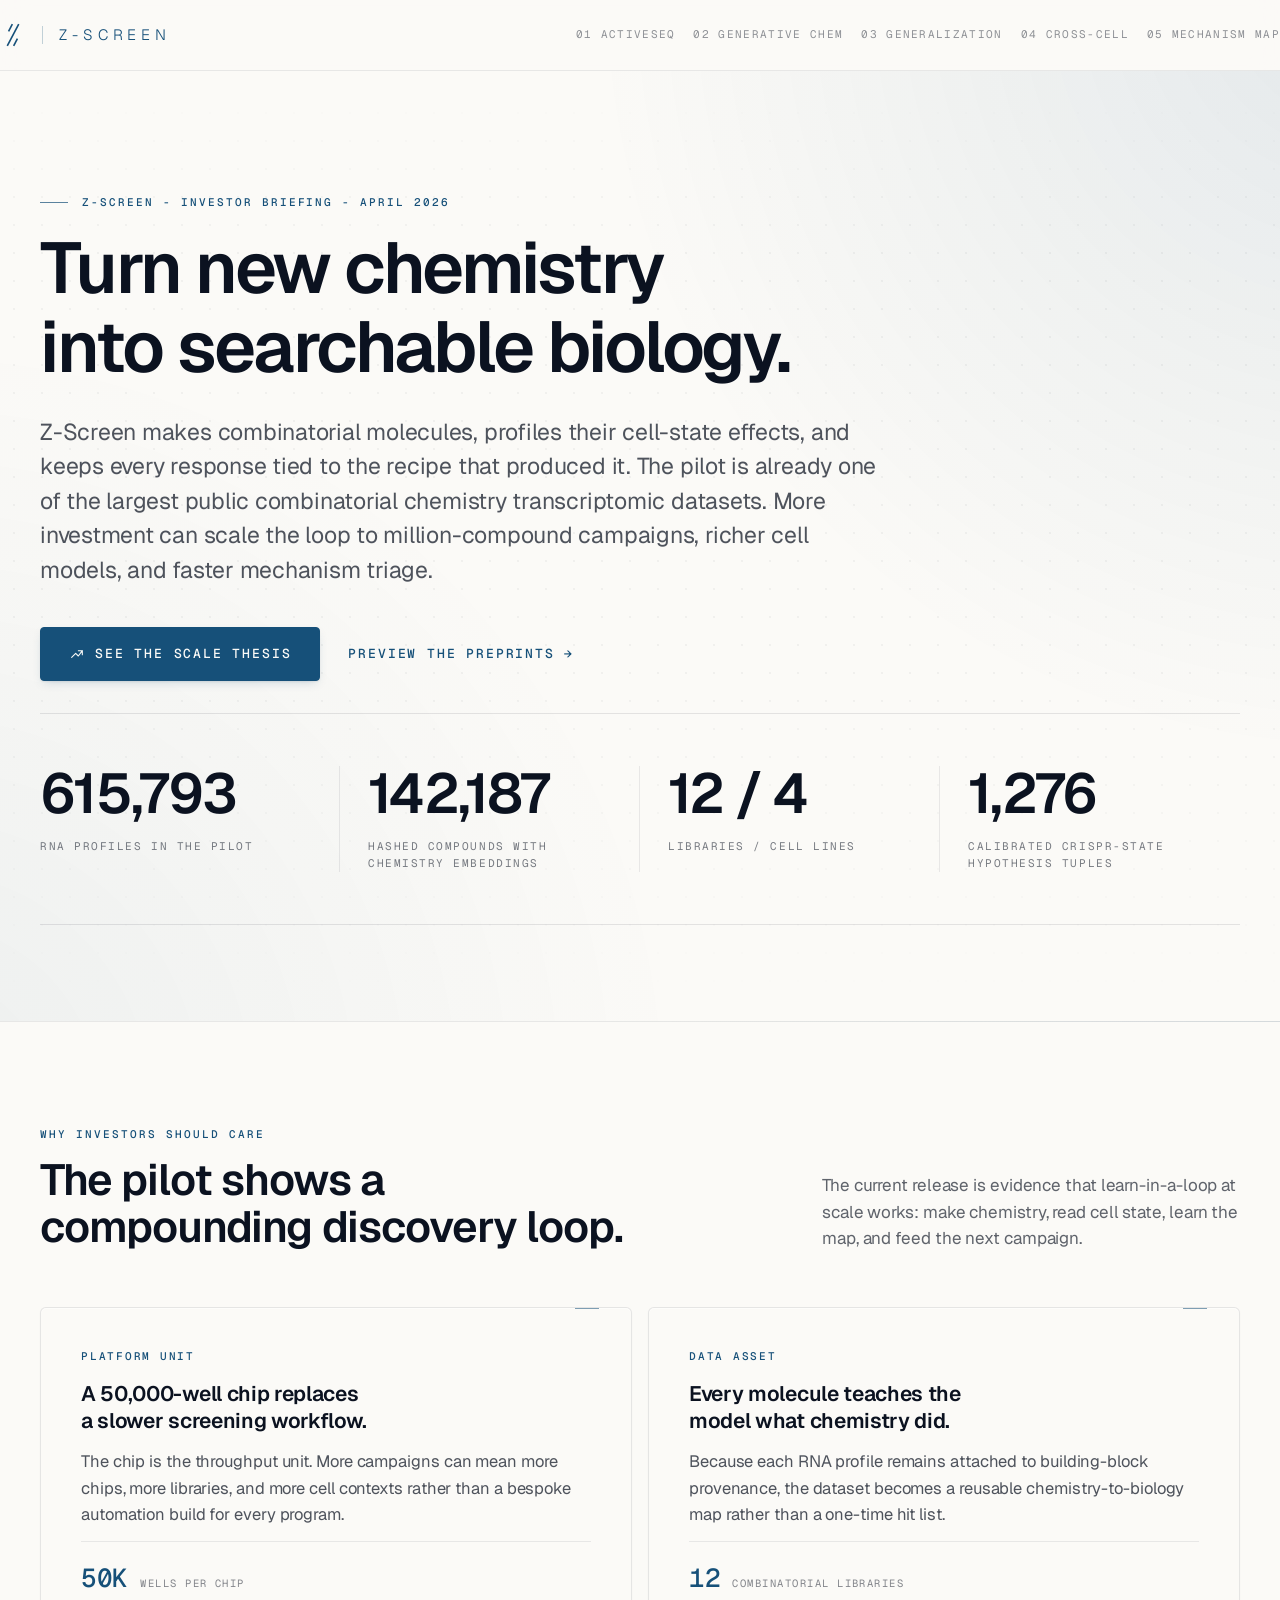
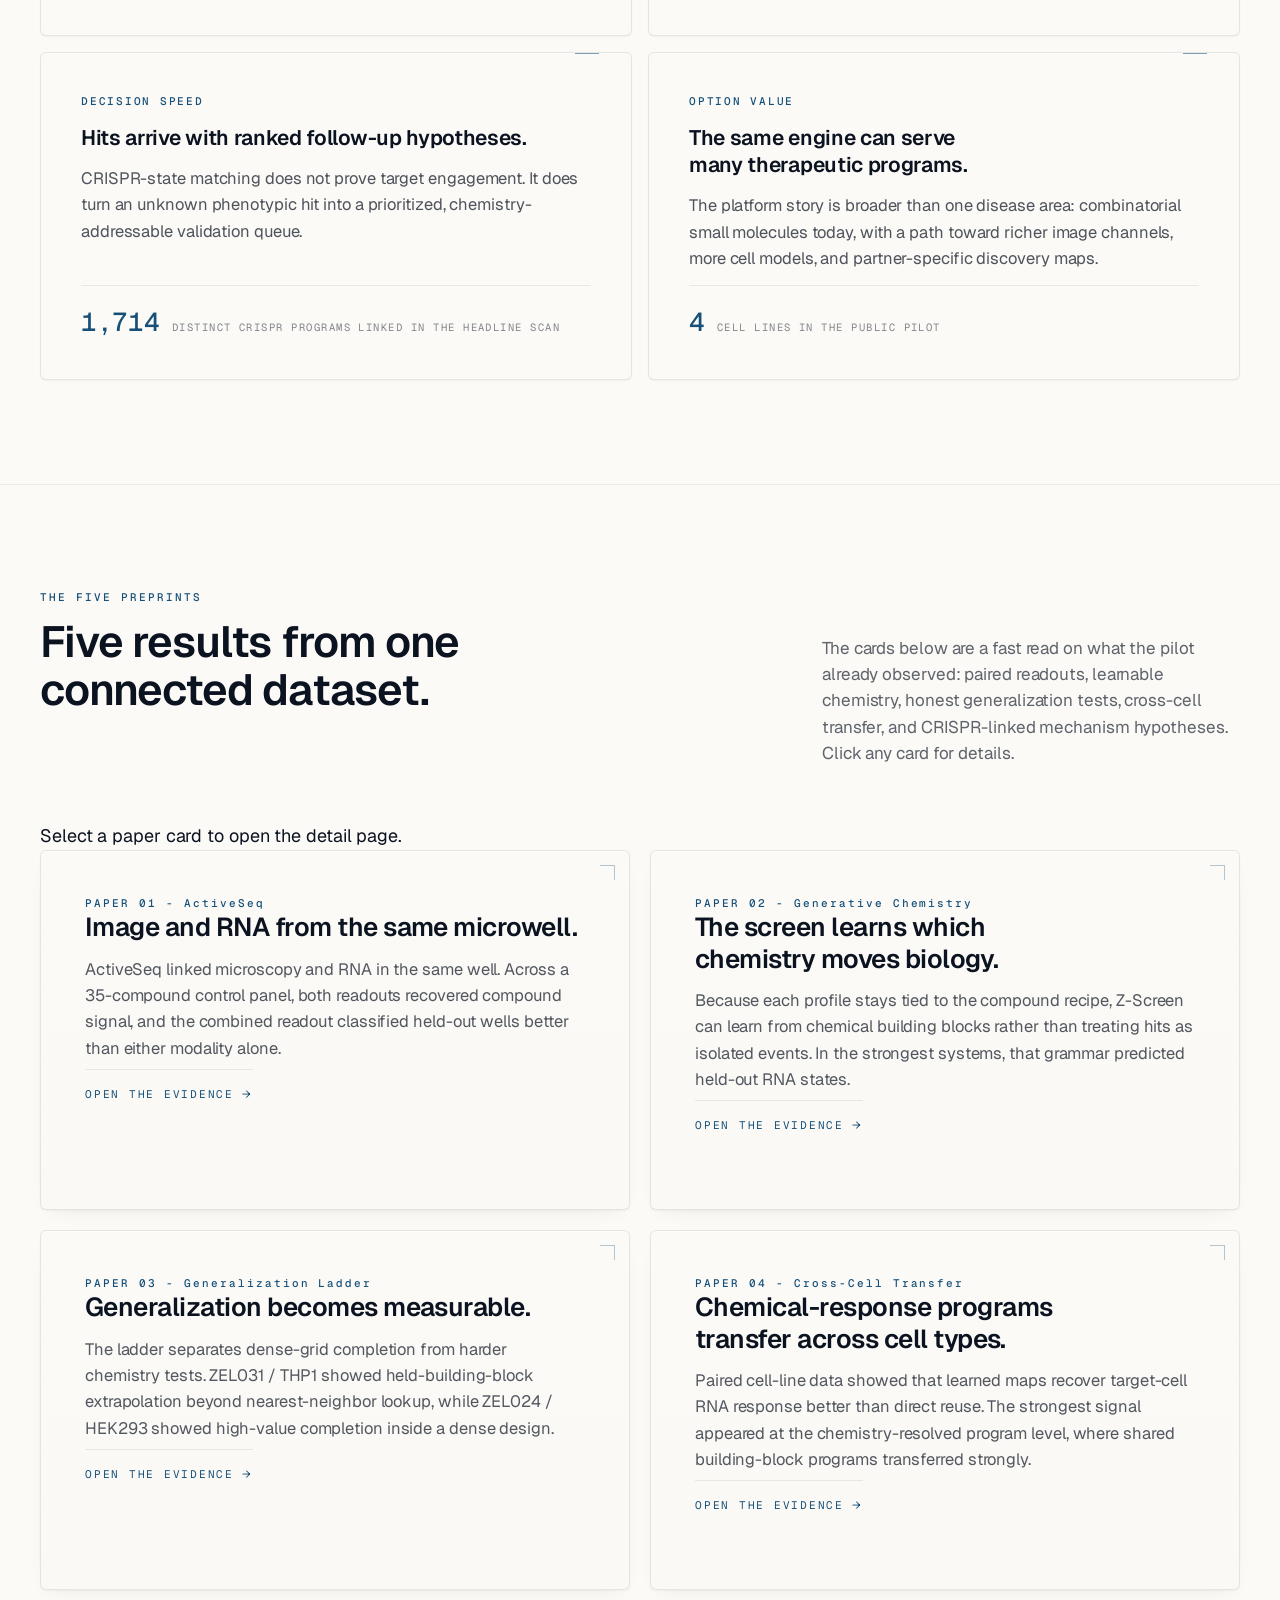
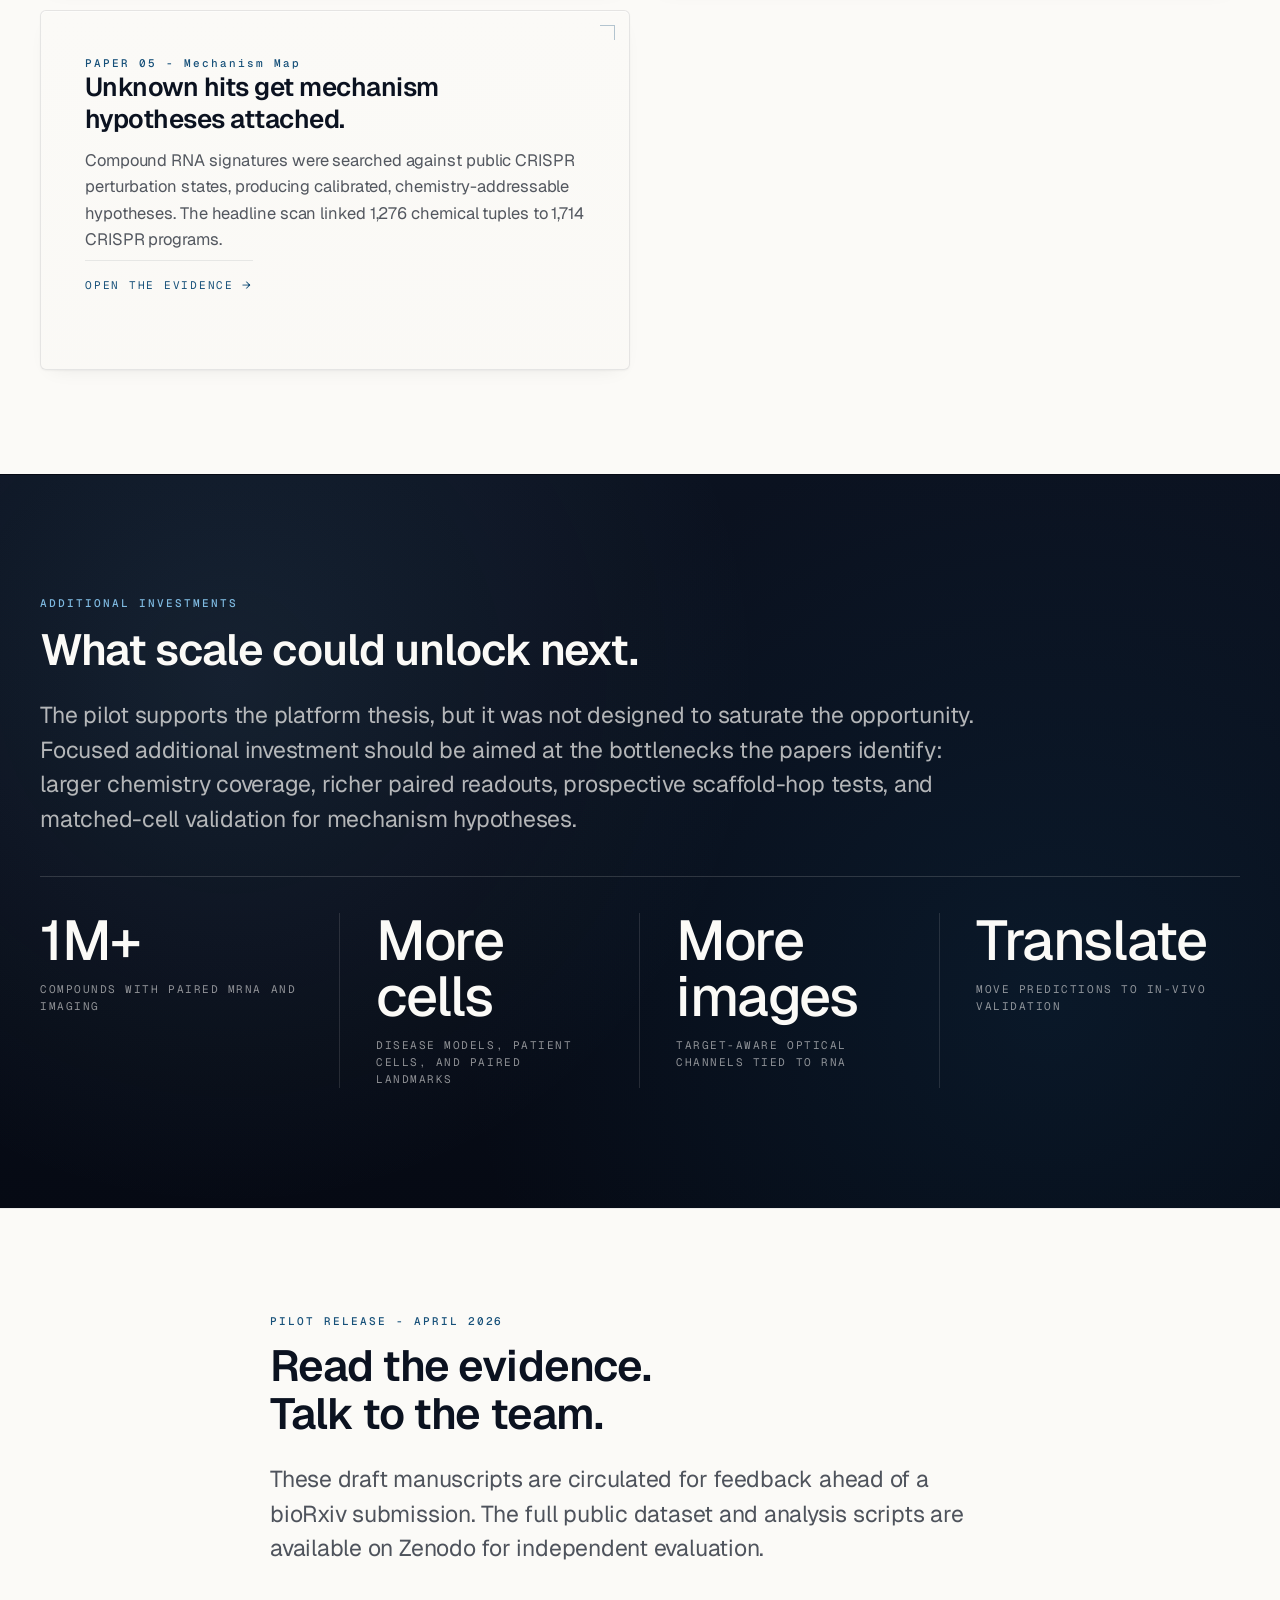
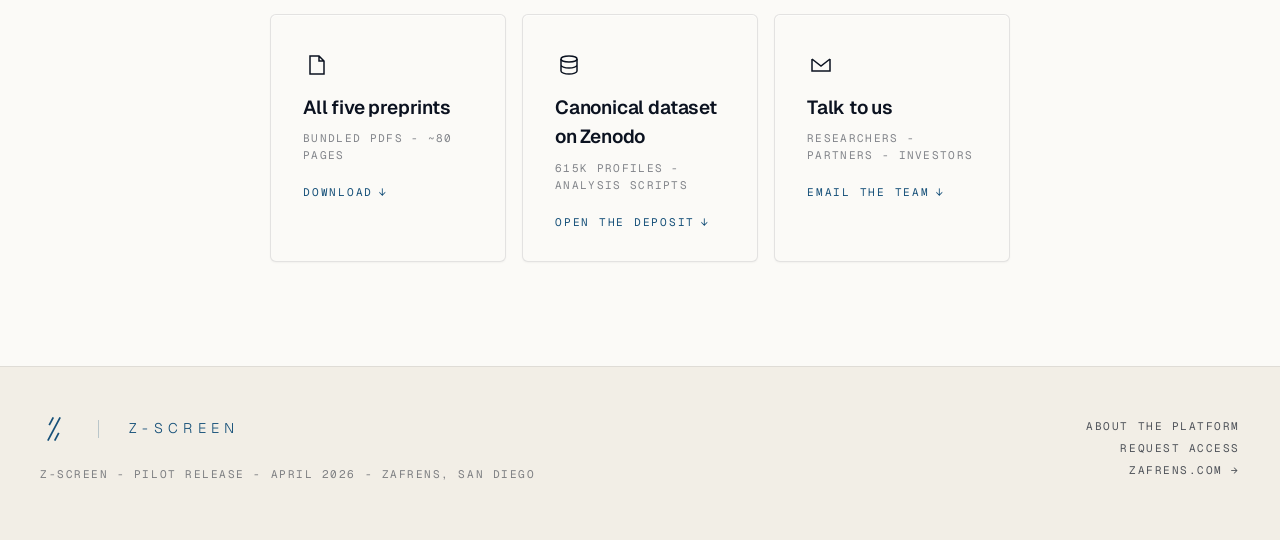
<file: docs/index.html>
<!DOCTYPE html>
<html lang="en">
<head>
<meta charset="utf-8">
<meta name="viewport" content="width=device-width, initial-scale=1">
<title>Z-Screen Investor Briefing - Zafrens</title>
<meta name="description" content="Investor-facing overview of the Z-Screen pilot: chip-scale combinatorial chemistry, paired cell-state readouts, and the platform path unlocked by additional investment.">
<meta name="robots" content="noindex, nofollow">
<link rel="icon" type="image/svg+xml" href="assets/favicon.svg">
<link rel="stylesheet" href="assets/zafrens-brand.css?v=1777800000000">
<link rel="stylesheet" href="assets/site.css?v=1777800000000">
</head>
<body>

<nav class="topnav">
  <div class="wrap topnav-inner">
    <a class="topnav-brand" href="index.html">
      <img src="assets/zafrens-mark-steel.svg" alt="">
      <span class="divider"></span>
      <span class="name">Z-Screen</span>
    </a>
    <div class="topnav-papers">
      <a href="paper-01-activeseq.html">01 ActiveSeq</a>
      <a href="paper-02-generative-chemistry.html">02 Generative Chem</a>
      <a href="paper-03-generalization-ladder.html">03 Generalization</a>
      <a href="paper-04-cross-cell-transfer.html">04 Cross-Cell</a>
      <a href="paper-05-causal-genchem.html">05 Mechanism Map</a>
    </div>
  </div>
</nav>

<header class="hero">
  <div class="wrap">
    <div class="eyebrow">Z-Screen - Investor Briefing - April 2026</div>
    <h1>Turn new chemistry into searchable biology.</h1>
    <p class="lede">Z-Screen makes combinatorial molecules, profiles their cell-state effects, and keeps every response tied to the recipe that produced it. The pilot is already one of the largest public combinatorial chemistry transcriptomic datasets. More investment can scale the loop to million-compound campaigns, richer cell models, and faster mechanism triage.</p>

    <div class="hero-actions">
      <a class="btn-primary" href="#investment">
        <svg viewBox="0 0 24 24" aria-hidden="true"><path d="M4 17l6-6 4 4 6-8M14 7h6v6"/></svg>
        See the scale thesis
      </a>
      <a class="btn-secondary" href="#preprints">
        Preview the preprints &rarr;
      </a>
    </div>

    <div class="stat-strip" style="margin-top:32px;">
      <div class="stat"><span class="stat-num">615,793</span><span class="stat-key">RNA profiles in the pilot</span></div>
      <div class="stat"><span class="stat-num">142,187</span><span class="stat-key">Hashed compounds with chemistry embeddings</span></div>
      <div class="stat"><span class="stat-num">12 / 4</span><span class="stat-key">Libraries / cell lines</span></div>
      <div class="stat"><span class="stat-num">1,276</span><span class="stat-key">Calibrated CRISPR-state hypothesis tuples</span></div>
    </div>
  </div>
</header>

<section>
  <div class="wrap">
    <div class="section-title-row">
      <div>
        <div class="eyebrow">Why investors should care</div>
        <h2 style="margin-top:12px;max-width:24ch;">The pilot shows a compounding discovery loop.</h2>
      </div>
      <div class="section-aside" style="align-self:flex-start;padding-top:46px;">
        <p>The current release is evidence that learn-in-a-loop at scale works: make chemistry, read cell state, learn the map, and feed the next campaign.</p>
      </div>
    </div>

    <div class="findings">
      <div class="finding">
        <div class="fnum">PLATFORM UNIT</div>
        <h4>A 50,000-well chip replaces a slower screening workflow.</h4>
        <p>The chip is the throughput unit. More campaigns can mean more chips, more libraries, and more cell contexts rather than a bespoke automation build for every program.</p>
        <div class="stat-callout"><span class="v">50K</span><span class="k">Wells per chip</span></div>
      </div>
      <div class="finding">
        <div class="fnum">DATA ASSET</div>
        <h4>Every molecule teaches the model what chemistry did.</h4>
        <p>Because each RNA profile remains attached to building-block provenance, the dataset becomes a reusable chemistry-to-biology map rather than a one-time hit list.</p>
        <div class="stat-callout"><span class="v">12</span><span class="k">Combinatorial libraries</span></div>
      </div>
      <div class="finding">
        <div class="fnum">DECISION SPEED</div>
        <h4>Hits arrive with ranked follow-up hypotheses.</h4>
        <p>CRISPR-state matching does not prove target engagement. It does turn an unknown phenotypic hit into a prioritized, chemistry-addressable validation queue.</p>
        <div class="stat-callout"><span class="v">1,714</span><span class="k">Distinct CRISPR programs linked in the headline scan</span></div>
      </div>
      <div class="finding">
        <div class="fnum">OPTION VALUE</div>
        <h4>The same engine can serve many therapeutic programs.</h4>
        <p>The platform story is broader than one disease area: combinatorial small molecules today, with a path toward richer image channels, more cell models, and partner-specific discovery maps.</p>
        <div class="stat-callout"><span class="v">4</span><span class="k">Cell lines in the public pilot</span></div>
      </div>
    </div>
  </div>
</section>


<section class="papers" id="preprints">
  <div class="wrap">
    <div class="section-title-row">
      <div>
        <div class="eyebrow">The five preprints</div>
        <h2 style="margin-top:12px;max-width:22ch;">Five results from one connected dataset.</h2>
      </div>
      <div class="section-aside" style="align-self:flex-start;padding-top:46px;">
        <p>The cards below are a fast read on what the pilot already observed: paired readouts, learnable chemistry, honest generalization tests, cross-cell transfer, and CRISPR-linked mechanism hypotheses. Click any card for details.</p>
      </div>
    </div>

    <div class="click-hint">Select a paper card to open the detail page.</div>

    <div class="paper-grid">
    <a class="paper-card" href="paper-01-activeseq.html">
      <div class="card-body">
        <div class="card-num">PAPER 01 - ActiveSeq</div>
        <div class="card-title">Image and RNA from the same microwell.</div>
        <div class="card-summary">ActiveSeq linked microscopy and RNA in the same well. Across a 35-compound control panel, both readouts recovered compound signal, and the combined readout classified held-out wells better than either modality alone.</div>
        <div class="card-cta">Open the evidence</div>
      </div>
    </a>

    <a class="paper-card" href="paper-02-generative-chemistry.html">
      <div class="card-body">
        <div class="card-num">PAPER 02 - Generative Chemistry</div>
        <div class="card-title">The screen learns which chemistry moves biology.</div>
        <div class="card-summary">Because each profile stays tied to the compound recipe, Z-Screen can learn from chemical building blocks rather than treating hits as isolated events. In the strongest systems, that grammar predicted held-out RNA states.</div>
        <div class="card-cta">Open the evidence</div>
      </div>
    </a>

    <a class="paper-card" href="paper-03-generalization-ladder.html">
      <div class="card-body">
        <div class="card-num">PAPER 03 - Generalization Ladder</div>
        <div class="card-title">Generalization becomes measurable.</div>
        <div class="card-summary">The ladder separates dense-grid completion from harder chemistry tests. ZEL031 / THP1 showed held-building-block extrapolation beyond nearest-neighbor lookup, while ZEL024 / HEK293 showed high-value completion inside a dense design.</div>
        <div class="card-cta">Open the evidence</div>
      </div>
    </a>

    <a class="paper-card" href="paper-04-cross-cell-transfer.html">
      <div class="card-body">
        <div class="card-num">PAPER 04 - Cross-Cell Transfer</div>
        <div class="card-title">Chemical-response programs transfer across cell types.</div>
        <div class="card-summary">Paired cell-line data showed that learned maps recover target-cell RNA response better than direct reuse. The strongest signal appeared at the chemistry-resolved program level, where shared building-block programs transferred strongly.</div>
        <div class="card-cta">Open the evidence</div>
      </div>
    </a>

    <a class="paper-card" href="paper-05-causal-genchem.html">
      <div class="card-body">
        <div class="card-num">PAPER 05 - Mechanism Map</div>
        <div class="card-title">Unknown hits get mechanism hypotheses attached.</div>
        <div class="card-summary">Compound RNA signatures were searched against public CRISPR perturbation states, producing calibrated, chemistry-addressable hypotheses. The headline scan linked 1,276 chemical tuples to 1,714 CRISPR programs.</div>
        <div class="card-cta">Open the evidence</div>
      </div>
    </a>
    </div>
  </div>
</section>


<section class="scope" id="investment">
  <div class="wrap">
    <div class="eyebrow" style="color:#7eb9e0">Additional investments</div>
    <h2 style="margin-top:14px;max-width:24ch;">What scale could unlock next.</h2>
    <p class="lede" style="margin-top:24px;max-width:64ch;">The pilot supports the platform thesis, but it was not designed to saturate the opportunity. Focused additional investment should be aimed at the bottlenecks the papers identify: larger chemistry coverage, richer paired readouts, prospective scaffold-hop tests, and matched-cell validation for mechanism hypotheses.</p>

    <div class="scope-grid">
      <div class="scope-cell">
        <div class="scope-num">1M+</div>
        <div class="scope-key">Compounds with paired mRNA and Imaging</div>
      </div>
      <div class="scope-cell">
        <div class="scope-num">More cells</div>
        <div class="scope-key">Disease models, patient cells, and paired landmarks</div>
      </div>
      <div class="scope-cell">
        <div class="scope-num">More images</div>
        <div class="scope-key">Target-aware optical channels tied to RNA</div>
      </div>
      <div class="scope-cell">
        <div class="scope-num">Translate</div>
        <div class="scope-key">Move predictions to in-vivo validation</div>
      </div>
    </div>
  </div>
</section>

<section id="access">
  <div class="wrap-narrow">
    <div class="eyebrow">Pilot release - April 2026</div>
    <h2 style="margin-top:12px;max-width:24ch;">Read the evidence. Talk to the team.</h2>
    <p class="lede" style="margin-top:24px;max-width:60ch;">These draft manuscripts are circulated for feedback ahead of a bioRxiv submission. The full public dataset and analysis scripts are available on Zenodo for independent evaluation.</p>

    <div class="downloads" style="margin-top:48px;">
      <a class="dl" href="pdfs/zscreen-pilot-release-bundle.pdf">
        <div class="dl-icon"><svg viewBox="0 0 24 24" fill="none" stroke="currentColor" stroke-width="1.5"><path d="M14 3v5h5M5 21V3h9l5 5v13z"/></svg></div>
        <div class="dl-title">All five preprints</div>
        <div class="dl-meta">Bundled PDFs - ~80 pages</div>
        <div class="dl-cta">Download</div>
      </a>
      <a class="dl" href="https://zenodo.org/records/" target="_blank" rel="noopener">
        <div class="dl-icon"><svg viewBox="0 0 24 24" fill="none" stroke="currentColor" stroke-width="1.5"><ellipse cx="12" cy="6" rx="8" ry="3"/><path d="M4 6v6c0 1.6 3.6 3 8 3s8-1.4 8-3V6M4 12v6c0 1.6 3.6 3 8 3s8-1.4 8-3v-6"/></svg></div>
        <div class="dl-title">Canonical dataset on Zenodo</div>
        <div class="dl-meta">615K profiles - analysis scripts</div>
        <div class="dl-cta">Open the deposit</div>
      </a>
      <a class="dl" href="mailto:z-screen@zafrens.com?subject=Z-Screen%20Pilot%20Release%20-%20feedback">
        <div class="dl-icon"><svg viewBox="0 0 24 24" fill="none" stroke="currentColor" stroke-width="1.5"><path d="M3 6l9 7 9-7M3 6v12h18V6"/></svg></div>
        <div class="dl-title">Talk to us</div>
        <div class="dl-meta">Researchers - partners - investors</div>
        <div class="dl-cta">Email the team</div>
      </a>
    </div>
  </div>
</section>

<footer class="site-footer">
  <div class="wrap row">
    <div>
      <span class="zf-lockup" style="font-size:24px;color:var(--zf-steel);">
        <img src="assets/zafrens-mark-steel.svg" alt="" style="height:28px;width:auto;">
        <span class="zf-lockup__divider" style="height:18px;"></span>
        <span class="zf-wordmark" style="font-size:14px;">Z-Screen</span>
      </span>
      <div class="meta" style="margin-top:14px;">Z-Screen - Pilot Release - April 2026 - Zafrens, San Diego</div>
    </div>
    <div class="meta" style="text-align:right;line-height:2;">
      <a href="platform.html">About the platform</a><br>
      <a href="#access">Request access</a><br>
      <a href="https://zafrens.com" target="_blank" rel="noopener">zafrens.com &rarr;</a>
    </div>
  </div>
</footer>

</body>
</html>
</file>
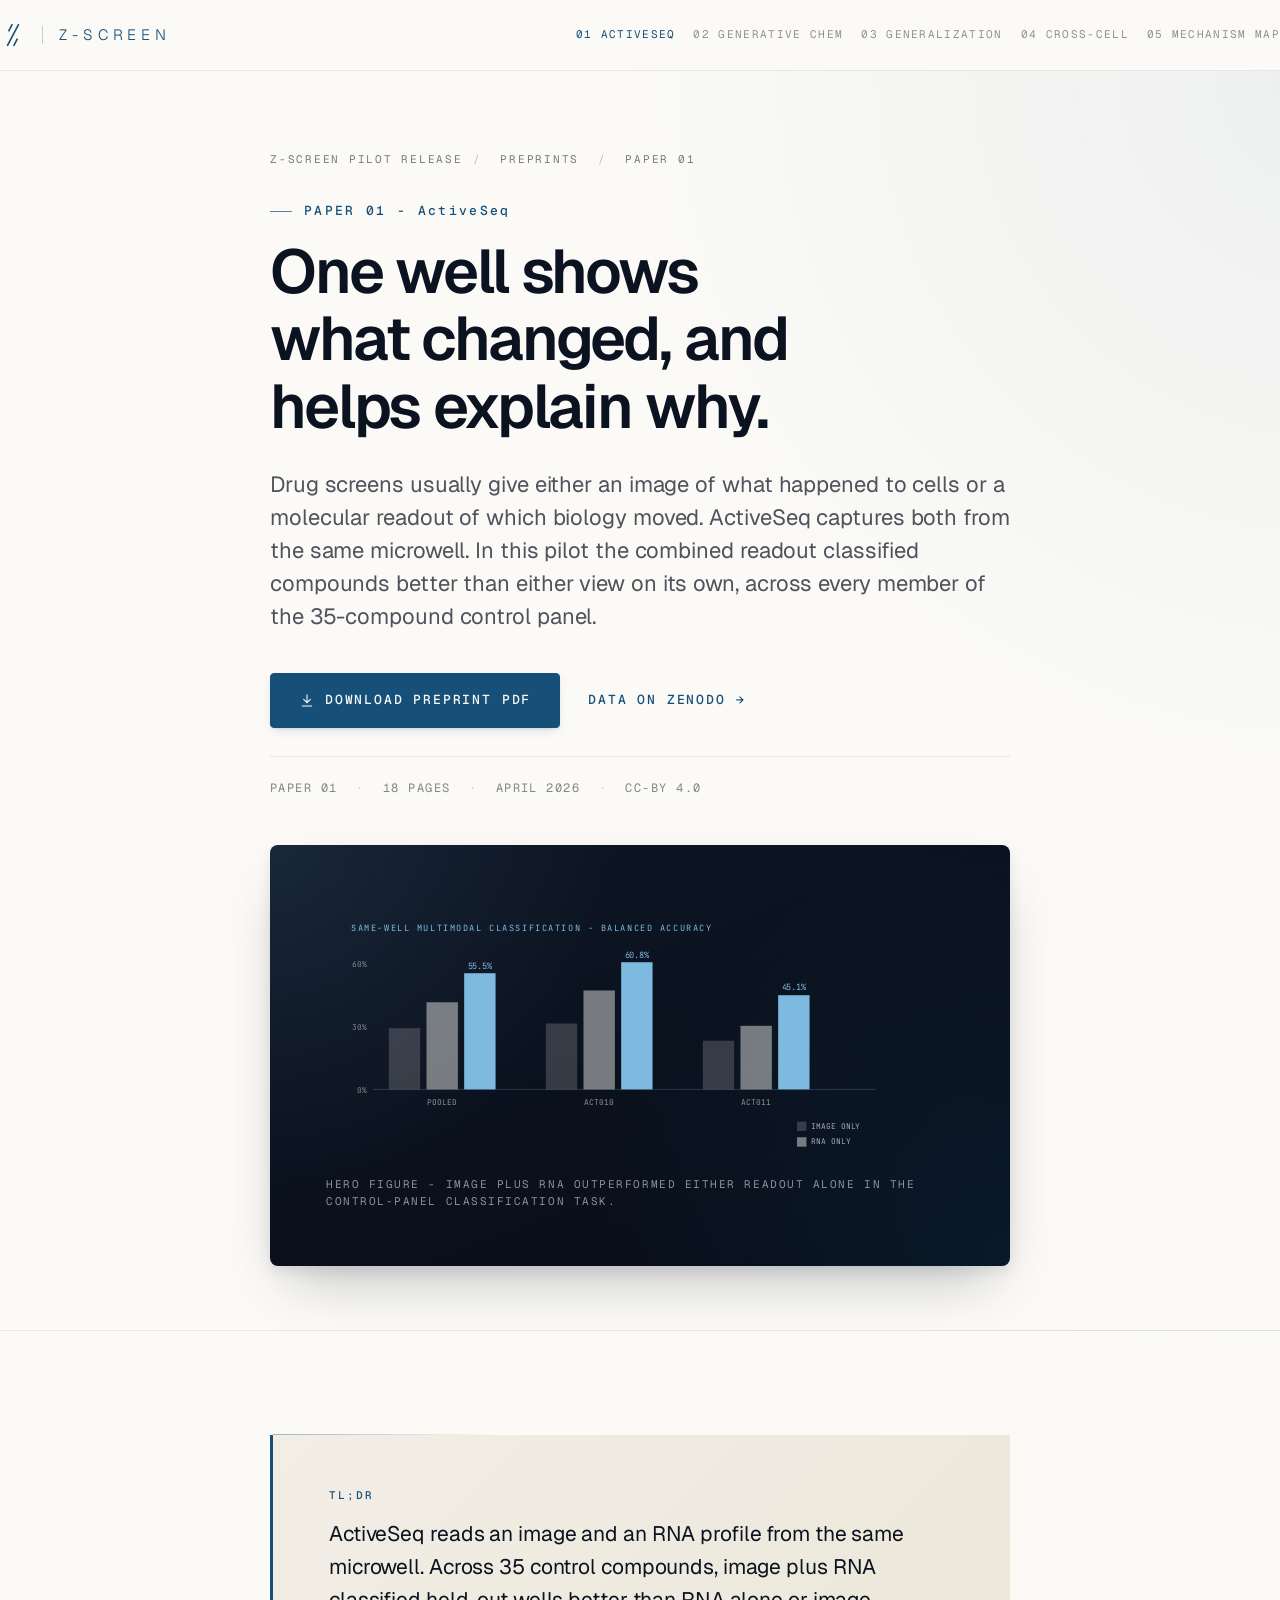
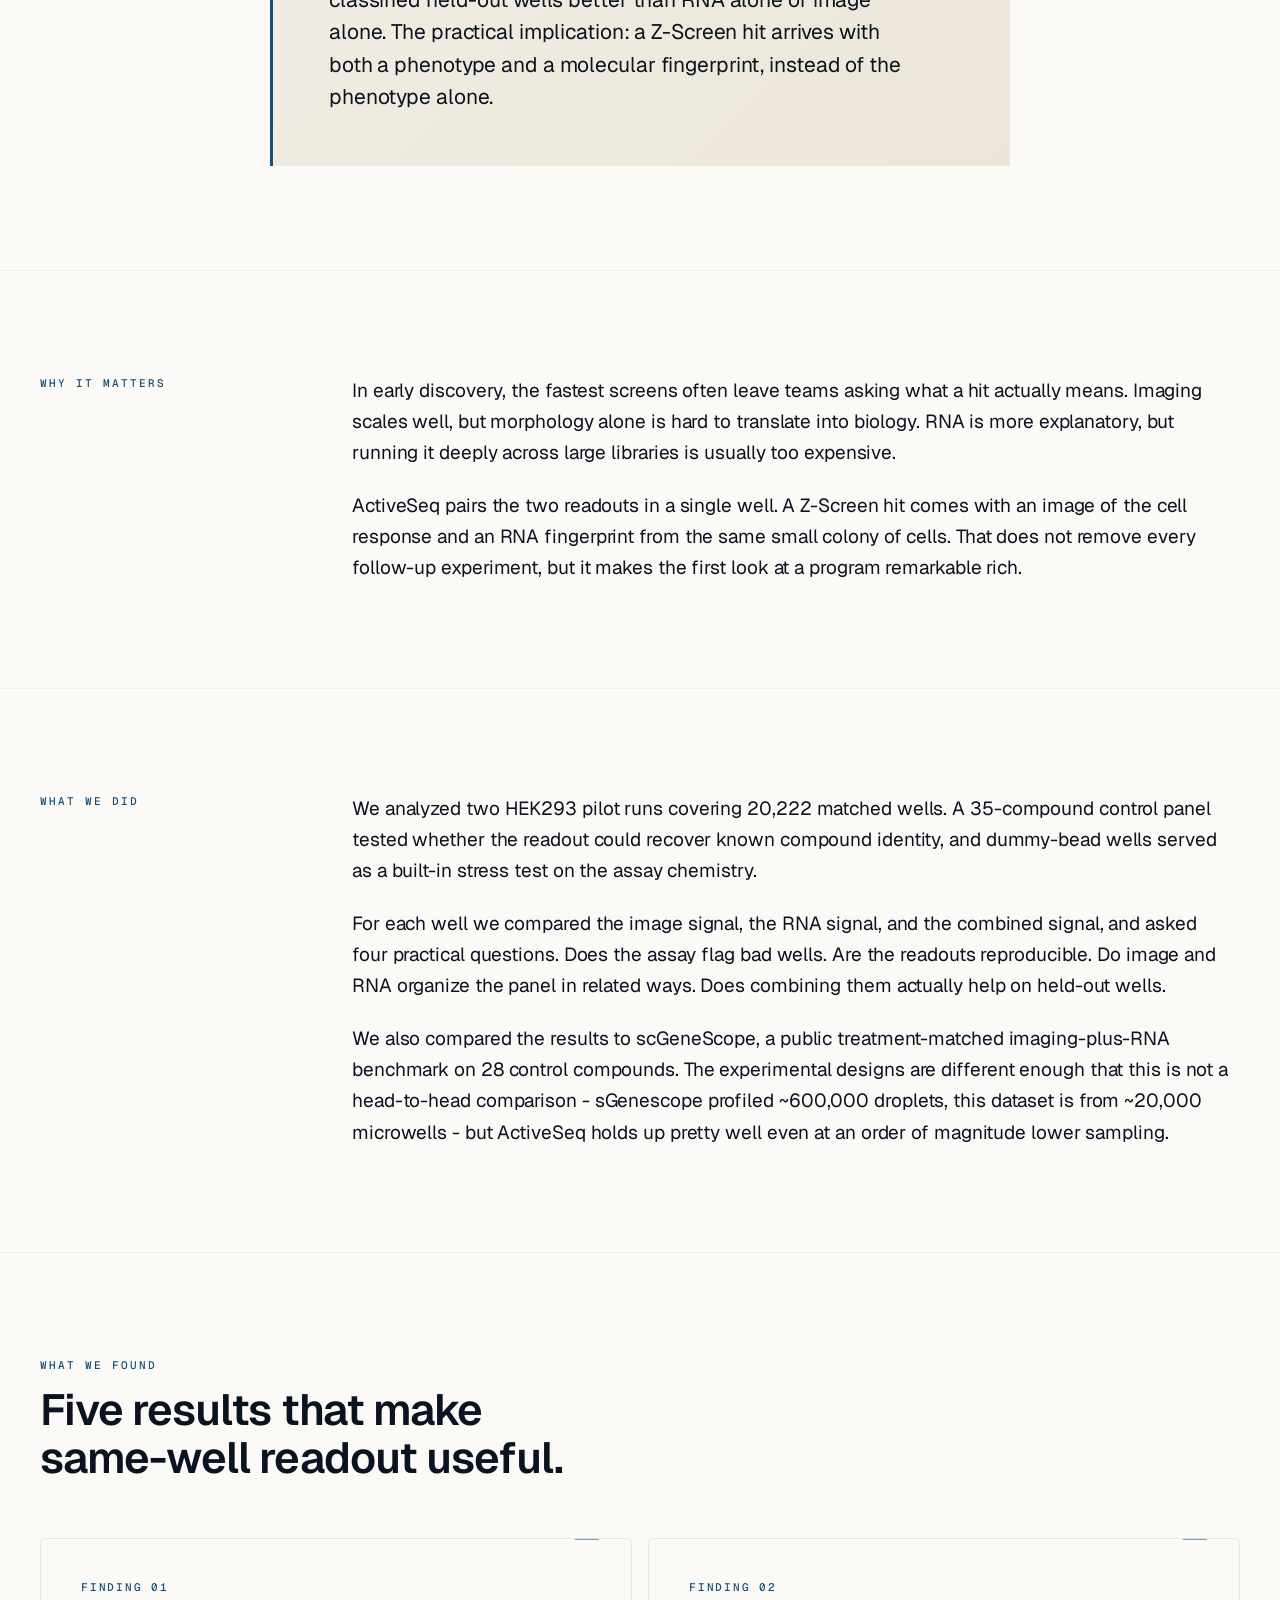
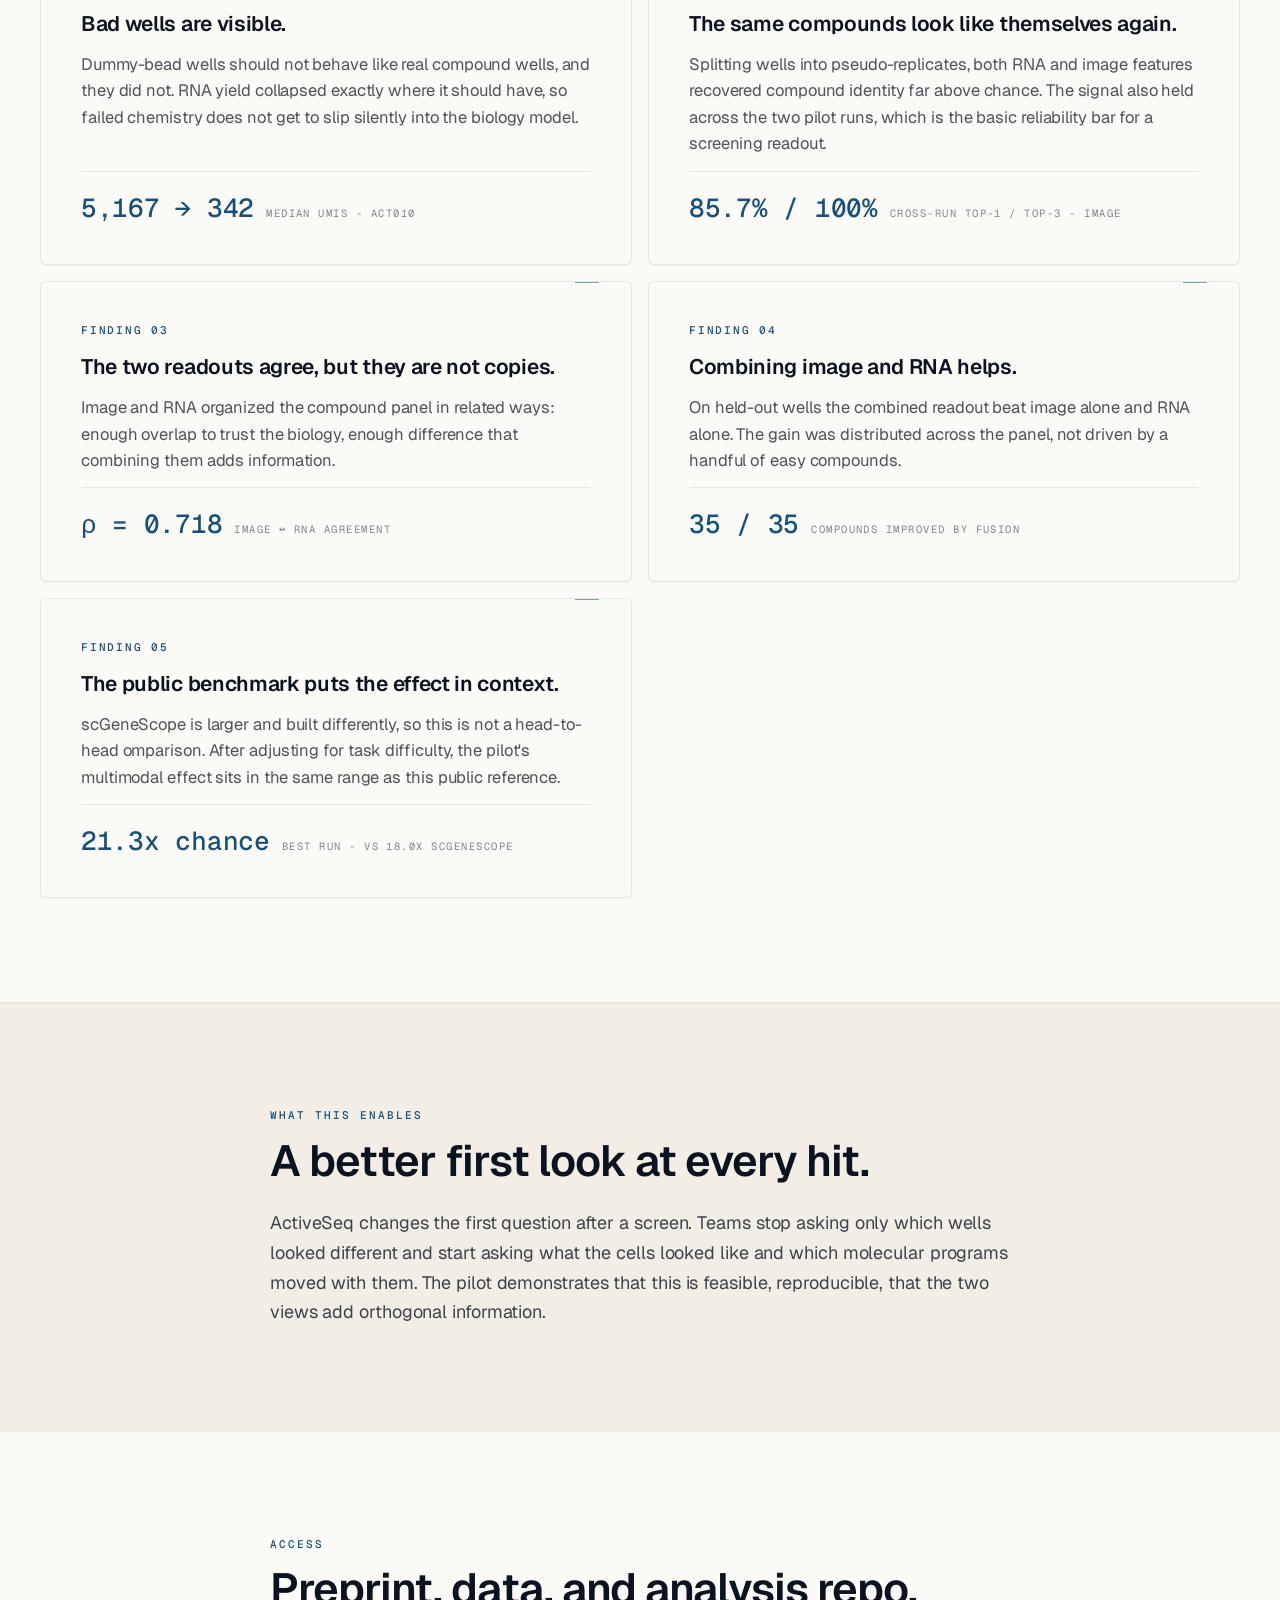
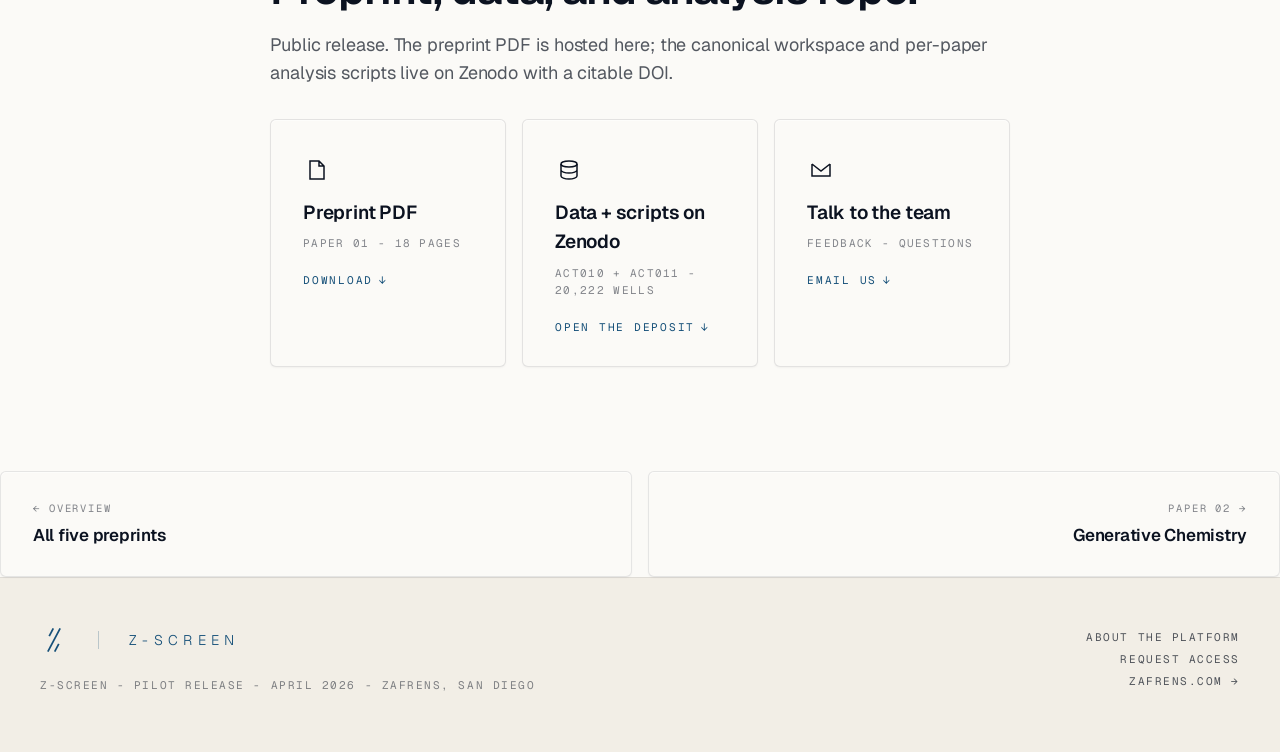
<file: docs/paper-01-activeseq.html>
<!DOCTYPE html>
<html lang="en">
<head>
<meta charset="utf-8">
<meta name="viewport" content="width=device-width, initial-scale=1">
<title>Paper 01 - ActiveSeq - Z-Screen Pilot Release</title>
<meta name="description" content="How Z-Screen reads both cell images and RNA from the same microwell.">
<meta name="robots" content="noindex, nofollow">
<link rel="icon" type="image/svg+xml" href="assets/favicon.svg">
<link rel="stylesheet" href="assets/zafrens-brand.css?v=1777800000000">
<link rel="stylesheet" href="assets/site.css?v=1777800000000">
</head>
<body>

<nav class="topnav">
  <div class="wrap topnav-inner">
    <a class="topnav-brand" href="index.html">
      <img src="assets/zafrens-mark-steel.svg" alt="">
      <span class="divider"></span>
      <span class="name">Z-Screen</span>
    </a>
    <div class="topnav-papers">
      <a href="paper-01-activeseq.html" class="active">01 ActiveSeq</a>
      <a href="paper-02-generative-chemistry.html">02 Generative Chem</a>
      <a href="paper-03-generalization-ladder.html">03 Generalization</a>
      <a href="paper-04-cross-cell-transfer.html">04 Cross-Cell</a>
      <a href="paper-05-causal-genchem.html">05 Mechanism Map</a>
    </div>
  </div>
</nav>

<header class="paper-hero">
  <div class="wrap-narrow">
    <div class="crumb">
      <a href="index.html">Z-Screen Pilot Release</a><span class="sep">/</span> Preprints <span class="sep">/</span> Paper 01
    </div>
    <div class="pnum">PAPER 01 - ActiveSeq</div>
    <h1>One well shows what changed, and helps explain why.</h1>
    <p class="paper-lede">Drug screens usually give either an image of what happened to cells or a molecular readout of which biology moved. ActiveSeq captures both from the same microwell. In this pilot the combined readout classified compounds better than either view on its own, across every member of the 35-compound control panel.</p>

    <div class="hero-actions">
      <a class="btn-primary" href="pdfs/zscreen-paper-01-activeseq.pdf">
        <svg viewBox="0 0 24 24" aria-hidden="true"><path d="M12 4v12m-5-5l5 5 5-5M5 21h14"/></svg>
        Download Preprint PDF
      </a>
      <a class="btn-secondary" href="https://zenodo.org/records/" target="_blank" rel="noopener">
        Data on Zenodo &rarr;
      </a>
    </div>

    <div class="hero-meta">
      Paper 01 <span class="dot">&middot;</span> 18 pages <span class="dot">&middot;</span> April 2026 <span class="dot">&middot;</span> CC-BY 4.0
    </div>
  </div>

  <div class="wrap-narrow">
    <div class="hero-figure">
      <svg viewBox="0 0 800 320" style="width:100%;height:auto;display:block;">
        <defs>
          <linearGradient id="p1g" x1="0" x2="1">
            <stop offset="0" stop-color="#7eb9e0" stop-opacity="0.85"/>
            <stop offset="1" stop-color="#7eb9e0" stop-opacity="0.2"/>
          </linearGradient>
        </defs>

        <g font-family="JetBrains Mono, monospace" fill="#7eb9e0" font-size="11" letter-spacing="2">
          <text x="32" y="38">SAME-WELL MULTIMODAL CLASSIFICATION - BALANCED ACCURACY</text>
        </g>

        <g transform="translate(60,80)">
          <line x1="0" y1="160" x2="640" y2="160" stroke="#7eb9e0" stroke-opacity="0.3"/>
          <g font-family="JetBrains Mono, monospace" font-size="10" fill="#fbfaf7" fill-opacity="0.5">
            <text x="-8" y="164" text-anchor="end">0%</text>
            <text x="-8" y="84" text-anchor="end">30%</text>
            <text x="-8" y="4" text-anchor="end">60%</text>
          </g>

          <!-- Pooled -->
          <g transform="translate(20,0)">
            <rect x="0" y="82" width="40" height="78" fill="#fbfaf7" fill-opacity="0.18"/>
            <rect x="48" y="49" width="40" height="111" fill="#fbfaf7" fill-opacity="0.45"/>
            <rect x="96" y="12" width="40" height="148" fill="#7eb9e0"/>
            <text x="68" y="180" font-family="JetBrains Mono, monospace" font-size="10" fill="#fbfaf7" fill-opacity="0.55" text-anchor="middle">POOLED</text>
            <text x="116" y="6" font-family="JetBrains Mono, monospace" font-size="11" fill="#7eb9e0" text-anchor="middle">55.5%</text>
          </g>
          <!-- ACT010 -->
          <g transform="translate(220,0)">
            <rect x="0" y="76" width="40" height="84" fill="#fbfaf7" fill-opacity="0.18"/>
            <rect x="48" y="34" width="40" height="126" fill="#fbfaf7" fill-opacity="0.45"/>
            <rect x="96" y="-2" width="40" height="162" fill="#7eb9e0"/>
            <text x="68" y="180" font-family="JetBrains Mono, monospace" font-size="10" fill="#fbfaf7" fill-opacity="0.55" text-anchor="middle">ACT010</text>
            <text x="116" y="-8" font-family="JetBrains Mono, monospace" font-size="11" fill="#7eb9e0" text-anchor="middle">60.8%</text>
          </g>
          <!-- ACT011 -->
          <g transform="translate(420,0)">
            <rect x="0" y="98" width="40" height="62" fill="#fbfaf7" fill-opacity="0.18"/>
            <rect x="48" y="79" width="40" height="81" fill="#fbfaf7" fill-opacity="0.45"/>
            <rect x="96" y="40" width="40" height="120" fill="#7eb9e0"/>
            <text x="68" y="180" font-family="JetBrains Mono, monospace" font-size="10" fill="#fbfaf7" fill-opacity="0.55" text-anchor="middle">ACT011</text>
            <text x="116" y="34" font-family="JetBrains Mono, monospace" font-size="11" fill="#7eb9e0" text-anchor="middle">45.1%</text>
          </g>

          <!-- Legend -->
          <g transform="translate(540,210)" font-family="JetBrains Mono, monospace" font-size="10" fill="#fbfaf7" fill-opacity="0.65">
            <rect x="0" y="-9" width="12" height="12" fill="#fbfaf7" fill-opacity="0.18"/>
            <text x="18" y="0">IMAGE ONLY</text>
            <rect x="0" y="11" width="12" height="12" fill="#fbfaf7" fill-opacity="0.45"/>
            <text x="18" y="20">RNA ONLY</text>
            <rect x="0" y="31" width="12" height="12" fill="#7eb9e0"/>
            <text x="18" y="40">IMAGE + RNA</text>
          </g>
        </g>
      </svg>
      <div class="figcaption">Hero figure - Image plus RNA outperformed either readout alone in the control-panel classification task.</div>
    </div>
  </div>
</header>

<section>
  <div class="wrap-narrow">
    <div class="tldr">
      <div class="label">TL;DR</div>
      <p>ActiveSeq reads an image and an RNA profile from the same microwell. Across 35 control compounds, image plus RNA classified held-out wells better than RNA alone or image alone. The practical implication: a Z-Screen hit arrives with both a phenotype and a molecular fingerprint, instead of the phenotype alone.</p>
    </div>
  </div>
</section>

<section>
  <div class="wrap two-col">
    <div class="col-label">Why it matters</div>
    <div class="col-body">
      <p>In early discovery, the fastest screens often leave teams asking what a hit actually means. Imaging scales well, but morphology alone is hard to translate into biology. RNA is more explanatory, but running it deeply across large libraries is usually too expensive.</p>
      <p>ActiveSeq pairs the two readouts in a single well. A Z-Screen hit comes with an image of the cell response and an RNA fingerprint from the same small colony of cells. That does not remove every follow-up experiment, but it makes the first look at a program remarkable rich.</p>
    </div>
  </div>
</section>

<section>
  <div class="wrap two-col">
    <div class="col-label">What we did</div>
    <div class="col-body">
      <p>We analyzed two HEK293 pilot runs covering 20,222 matched wells. A 35-compound control panel tested whether the readout could recover known compound identity, and dummy-bead wells served as a built-in stress test on the assay chemistry.</p>
      <p>For each well we compared the image signal, the RNA signal, and the combined signal, and asked four practical questions. Does the assay flag bad wells. Are the readouts reproducible. Do image and RNA organize the panel in related ways. Does combining them actually help on held-out wells.</p>
      <p>We also compared the results to scGeneScope, a public treatment-matched imaging-plus-RNA benchmark on 28 control compounds. The experimental designs are different enough that this is not a head-to-head comparison - sGenescope profiled ~600,000 droplets, this dataset is from ~20,000 microwells - but ActiveSeq holds up pretty well even at an order of magnitude lower sampling.</p>
    </div>
  </div>
</section>

<section>
  <div class="wrap">
    <div class="section-title-row">
      <div>
        <div class="eyebrow">What we found</div>
        <h2 style="margin-top:12px;max-width:26ch;">Five results that make same-well readout useful.</h2>
      </div>
    </div>

    <div class="findings">
      <div class="finding">
        <div class="fnum">FINDING 01</div>
        <h4>Bad wells are visible.</h4>
        <p>Dummy-bead wells should not behave like real compound wells, and they did not. RNA yield collapsed exactly where it should have, so failed chemistry does not get to slip silently into the biology model.</p>
        <div class="stat-callout"><span class="v">5,167 &rarr; 342</span><span class="k">Median UMIs - ACT010</span></div>
      </div>
      <div class="finding">
        <div class="fnum">FINDING 02</div>
        <h4>The same compounds look like themselves again.</h4>
        <p>Splitting wells into pseudo-replicates, both RNA and image features recovered compound identity far above chance. The signal also held across the two pilot runs, which is the basic reliability bar for a screening readout.</p>
        <div class="stat-callout"><span class="v">85.7% / 100%</span><span class="k">Cross-run top-1 / top-3 - image</span></div>
      </div>
      <div class="finding">
        <div class="fnum">FINDING 03</div>
        <h4>The two readouts agree, but they are not copies.</h4>
        <p>Image and RNA organized the compound panel in related ways: enough overlap to trust the biology, enough difference that combining them adds information.</p>
        <div class="stat-callout"><span class="v">&rho; = 0.718</span><span class="k">Image &harr; RNA agreement</span></div>
      </div>
      <div class="finding">
        <div class="fnum">FINDING 04</div>
        <h4>Combining image and RNA helps.</h4>
        <p>On held-out wells the combined readout beat image alone and RNA alone. The gain was distributed across the panel, not driven by a handful of easy compounds.</p>
        <div class="stat-callout"><span class="v">35 / 35</span><span class="k">Compounds improved by fusion</span></div>
      </div>
      <div class="finding">
        <div class="fnum">FINDING 05</div>
        <h4>The public benchmark puts the effect in context.</h4>
        <p>scGeneScope is larger and built differently, so this is not a head-to-head omparison. After adjusting for task difficulty, the pilot's multimodal effect sits in the same range as this public reference.</p>
        <div class="stat-callout"><span class="v">21.3x chance</span><span class="k">Best run - vs 18.0x scGeneScope</span></div>
      </div>
    </div>
  </div>
</section>

<section style="background:var(--zf-bone);">
  <div class="wrap-narrow">
    <div class="eyebrow">What this enables</div>
    <h2 style="margin-top:12px;max-width:26ch;">A better first look at every hit.</h2>
    <p style="margin-top:24px;font-size:18px;line-height:1.65;color:rgba(11,18,32,0.78);max-width:62ch;">ActiveSeq changes the first question after a screen. Teams stop asking only which wells looked different and start asking what the cells looked like and which molecular programs moved with them. The pilot demonstrates that this is feasible, reproducible, that the two views add orthogonal information.</p>
  </div>
</section>

<section>
  <div class="wrap-narrow">
    <div class="eyebrow">Access</div>
    <h2 style="margin-top:12px;">Preprint, data, and analysis repo.</h2>
    <p style="margin-top:18px;color:rgba(11,18,32,0.7);max-width:60ch;">Public release. The preprint PDF is hosted here; the canonical workspace and per-paper analysis scripts live on Zenodo with a citable DOI.</p>

    <div class="downloads" style="margin-top:32px;">
      <a class="dl" href="pdfs/zscreen-paper-01-activeseq.pdf">
        <div class="dl-icon"><svg viewBox="0 0 24 24" fill="none" stroke="currentColor" stroke-width="1.5"><path d="M14 3v5h5M5 21V3h9l5 5v13z"/></svg></div>
        <div class="dl-title">Preprint PDF</div>
        <div class="dl-meta">Paper 01 - 18 pages</div>
        <div class="dl-cta">Download</div>
      </a>
      <a class="dl" href="https://zenodo.org/records/19958915" target="_blank" rel="noopener">
        <div class="dl-icon"><svg viewBox="0 0 24 24" fill="none" stroke="currentColor" stroke-width="1.5"><ellipse cx="12" cy="6" rx="8" ry="3"/><path d="M4 6v6c0 1.6 3.6 3 8 3s8-1.4 8-3V6M4 12v6c0 1.6 3.6 3 8 3s8-1.4 8-3v-6"/></svg></div>
        <div class="dl-title">Data + scripts on Zenodo</div>
        <div class="dl-meta">ACT010 + ACT011 - 20,222 wells</div>
        <div class="dl-cta">Open the deposit</div>
      </a>
      <a class="dl" href="mailto:z-screen@zafrens.com?subject=Paper%2001%20-%20ActiveSeq%20-%20feedback">
        <div class="dl-icon"><svg viewBox="0 0 24 24" fill="none" stroke="currentColor" stroke-width="1.5"><path d="M3 6l9 7 9-7M3 6v12h18V6"/></svg></div>
        <div class="dl-title">Talk to the team</div>
        <div class="dl-meta">Feedback - questions</div>
        <div class="dl-cta">Email us</div>
      </a>
    </div>
  </div>
</section>

<nav class="paper-nav">
  <a href="index.html" class="prev">
    <span class="label">← Overview</span>
    <span class="ttl">All five preprints</span>
  </a>
  <a href="paper-02-generative-chemistry.html" class="next">
    <span class="label">Paper 02 →</span>
    <span class="ttl">Generative Chemistry</span>
  </a>
</nav>

<footer class="site-footer">
  <div class="wrap row">
    <div>
      <span class="zf-lockup" style="font-size:24px;color:var(--zf-steel);">
        <img src="assets/zafrens-mark-steel.svg" alt="" style="height:28px;width:auto;">
        <span class="zf-lockup__divider" style="height:18px;"></span>
        <span class="zf-wordmark" style="font-size:14px;">Z-Screen</span>
      </span>
      <div class="meta" style="margin-top:14px;">Z-Screen - Pilot Release - April 2026 - Zafrens, San Diego</div>
    </div>
    <div class="meta" style="text-align:right;line-height:2;">
      <a href="platform.html">About the platform</a><br>
      <a href="index.html#access">Request access</a><br>
      <a href="https://zafrens.com" target="_blank" rel="noopener">zafrens.com &rarr;</a>
    </div>
  </div>
</footer>

</body>
</html>
</file>
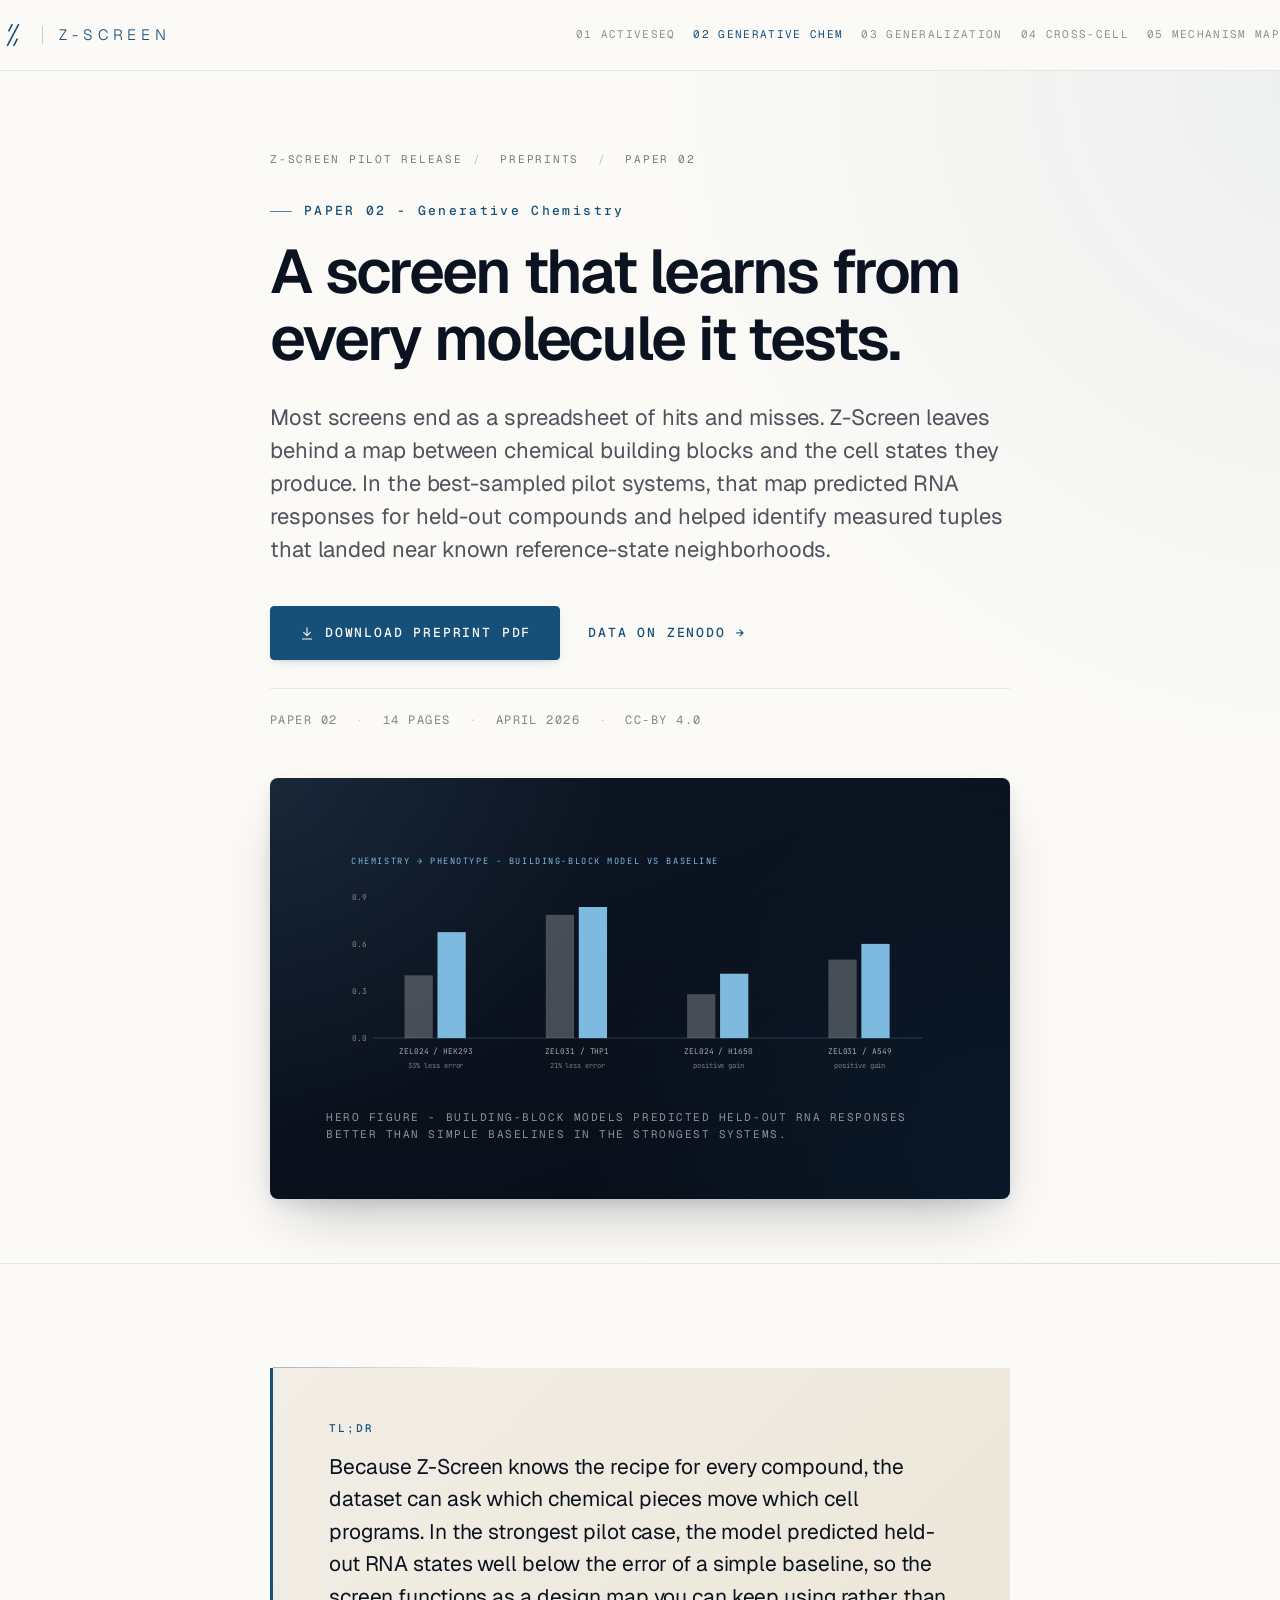
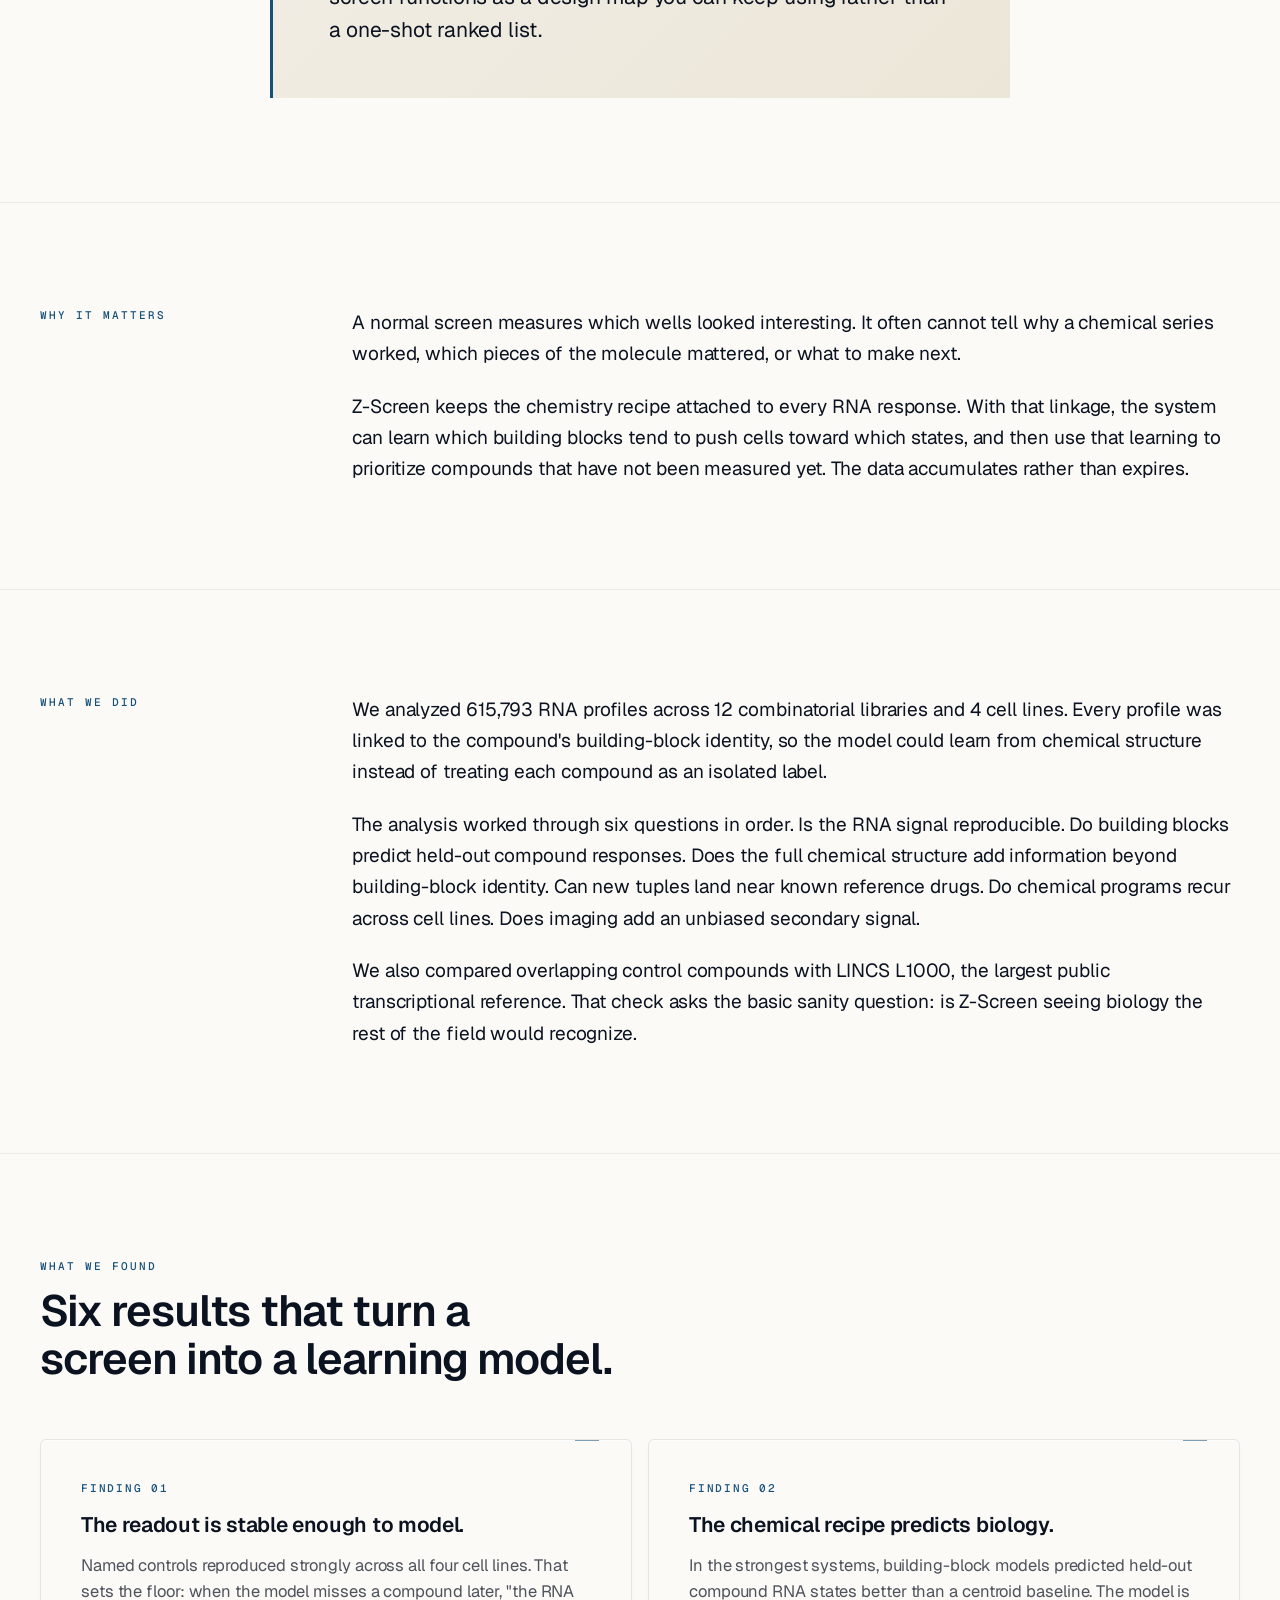
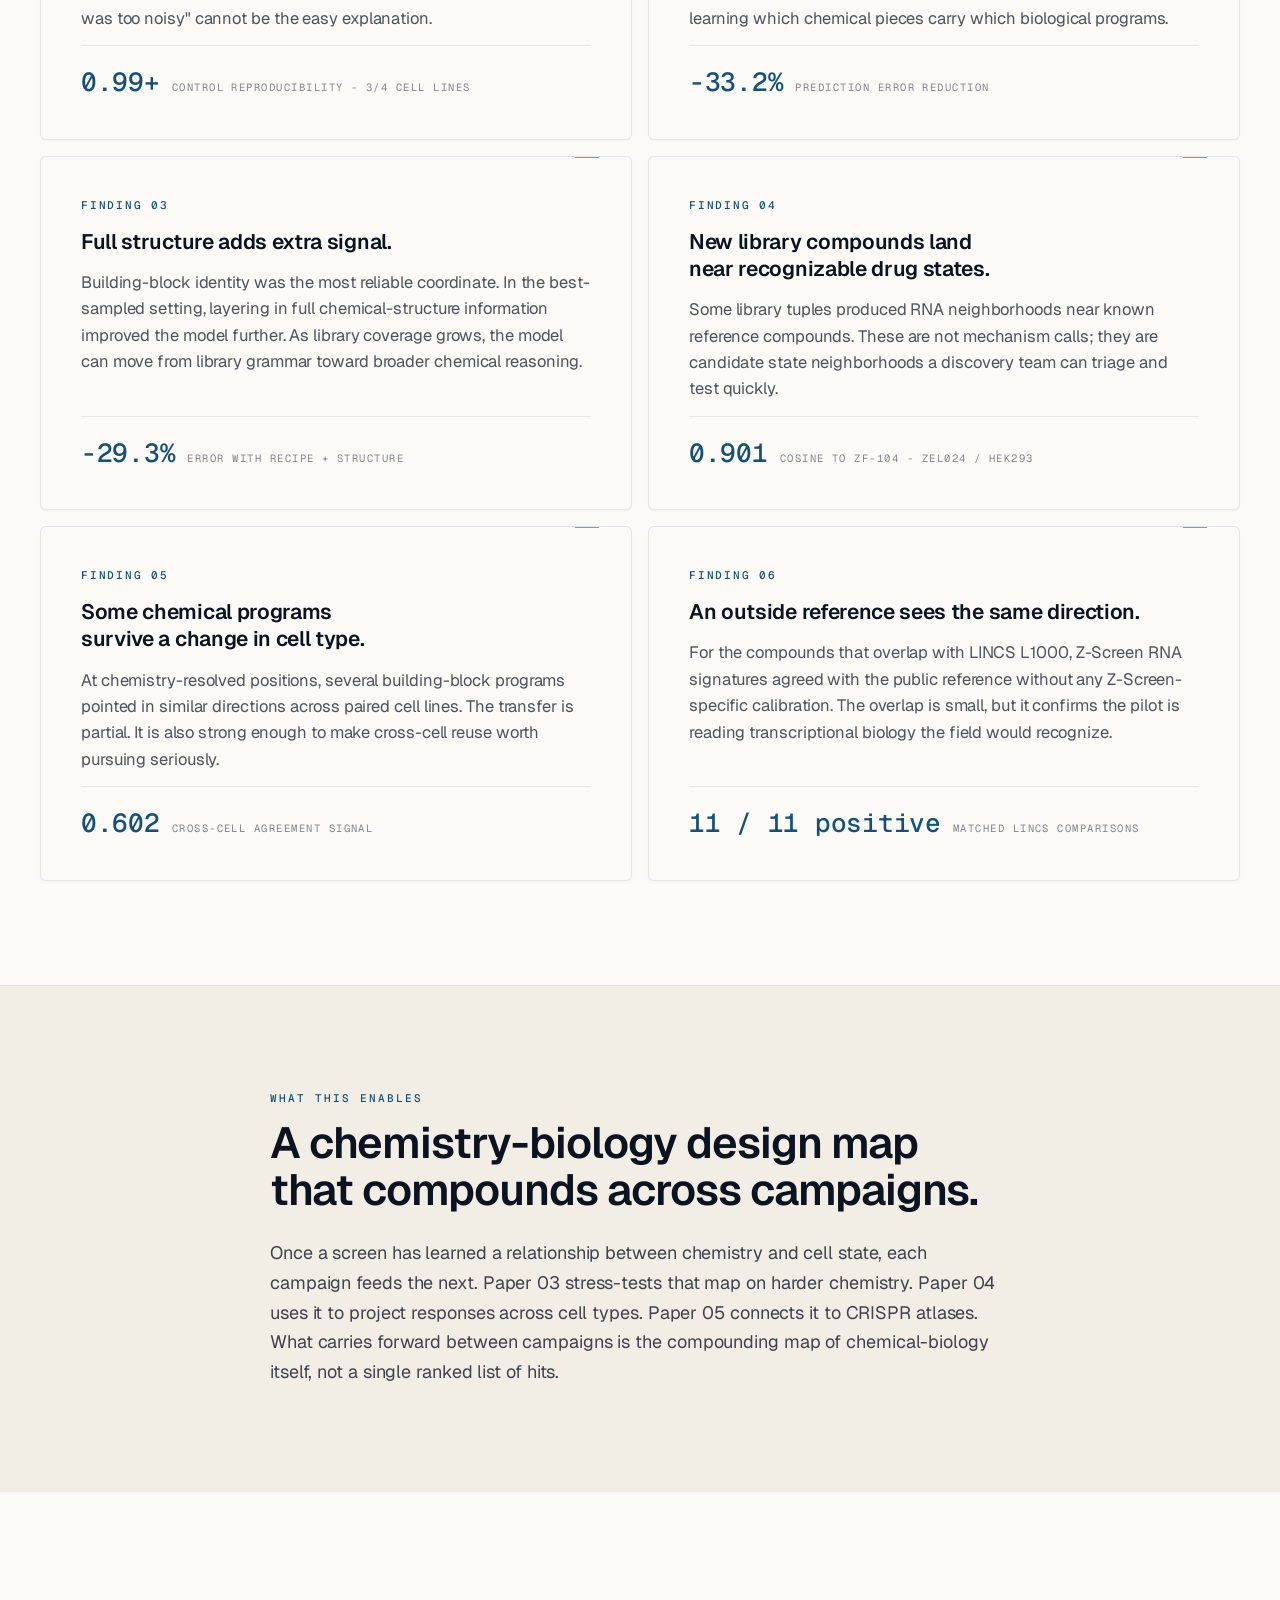
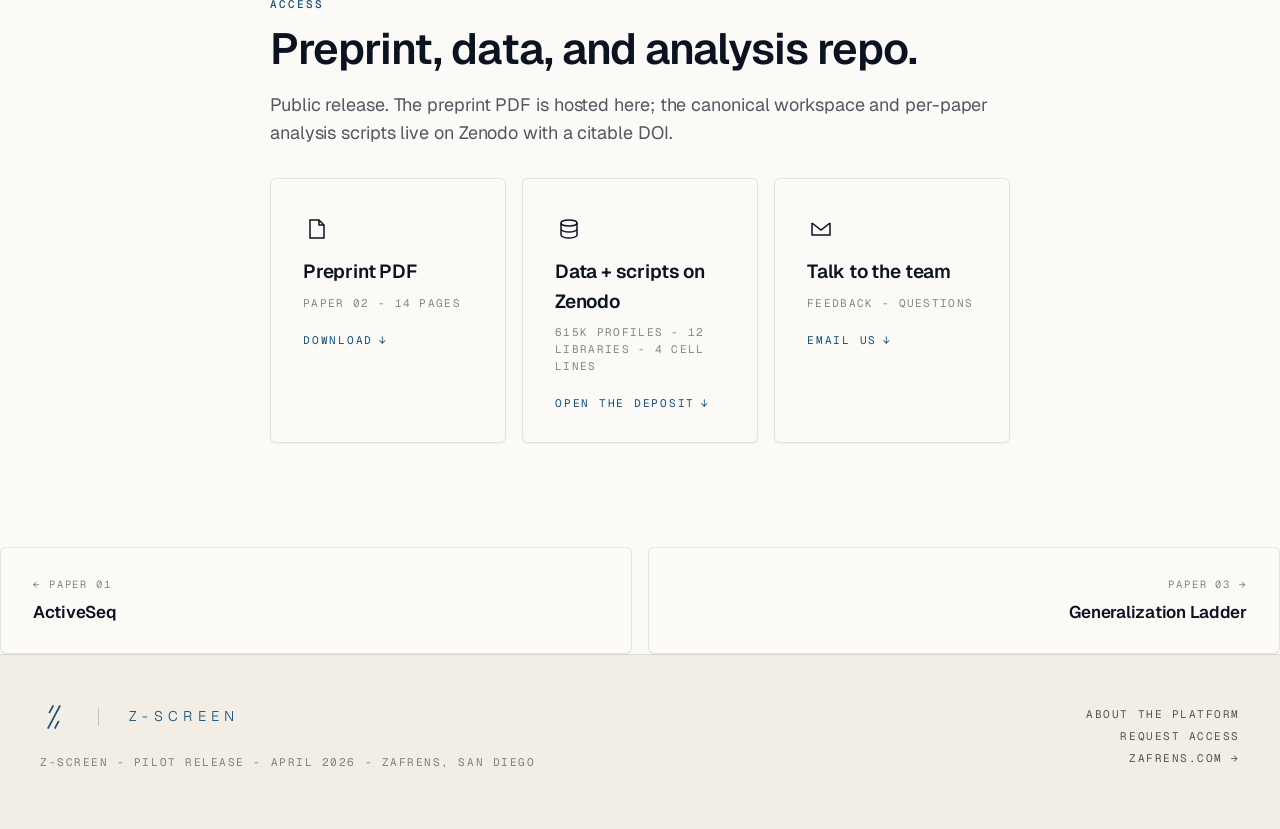
<file: docs/paper-02-generative-chemistry.html>
<!DOCTYPE html>
<html lang="en">
<head>
<meta charset="utf-8">
<meta name="viewport" content="width=device-width, initial-scale=1">
<title>Paper 02 - Generative Chemistry - Z-Screen Pilot Release</title>
<meta name="robots" content="noindex, nofollow">
<link rel="icon" type="image/svg+xml" href="assets/favicon.svg">
<link rel="stylesheet" href="assets/zafrens-brand.css?v=1777800000000">
<link rel="stylesheet" href="assets/site.css?v=1777800000000">
</head>
<body>

<nav class="topnav">
  <div class="wrap topnav-inner">
    <a class="topnav-brand" href="index.html">
      <img src="assets/zafrens-mark-steel.svg" alt="">
      <span class="divider"></span>
      <span class="name">Z-Screen</span>
    </a>
    <div class="topnav-papers">
      <a href="paper-01-activeseq.html">01 ActiveSeq</a>
      <a href="paper-02-generative-chemistry.html" class="active">02 Generative Chem</a>
      <a href="paper-03-generalization-ladder.html">03 Generalization</a>
      <a href="paper-04-cross-cell-transfer.html">04 Cross-Cell</a>
      <a href="paper-05-causal-genchem.html">05 Mechanism Map</a>
    </div>
  </div>
</nav>

<header class="paper-hero">
  <div class="wrap-narrow">
    <div class="crumb">
      <a href="index.html">Z-Screen Pilot Release</a><span class="sep">/</span> Preprints <span class="sep">/</span> Paper 02
    </div>
    <div class="pnum">PAPER 02 - Generative Chemistry</div>
    <h1>A screen that learns from every molecule it tests.</h1>
    <p class="paper-lede">Most screens end as a spreadsheet of hits and misses. Z-Screen leaves behind a map between chemical building blocks and the cell states they produce. In the best-sampled pilot systems, that map predicted RNA responses for held-out compounds and helped identify measured tuples that landed near known reference-state neighborhoods.</p>

    <div class="hero-actions">
      <a class="btn-primary" href="pdfs/zscreen-paper-02-generative-chemistry.pdf">
        <svg viewBox="0 0 24 24" aria-hidden="true"><path d="M12 4v12m-5-5l5 5 5-5M5 21h14"/></svg>
        Download Preprint PDF
      </a>
      <a class="btn-secondary" href="https://zenodo.org/records/" target="_blank" rel="noopener">
        Data on Zenodo &rarr;
      </a>
    </div>

    <div class="hero-meta">
      Paper 02 <span class="dot">&middot;</span> 14 pages <span class="dot">&middot;</span> April 2026 <span class="dot">&middot;</span> CC-BY 4.0
    </div>
  </div>

  <div class="wrap-narrow">
    <div class="hero-figure">
      <svg viewBox="0 0 800 320" style="width:100%;height:auto;display:block;">
        <g font-family="JetBrains Mono, monospace" fill="#7eb9e0" font-size="11" letter-spacing="2">
          <text x="32" y="38">CHEMISTRY → PHENOTYPE - BUILDING-BLOCK MODEL VS BASELINE</text>
        </g>

        <g transform="translate(60,80)">
          <line x1="0" y1="180" x2="700" y2="180" stroke="#7eb9e0" stroke-opacity="0.3"/>
          <g font-family="JetBrains Mono, monospace" font-size="10" fill="#fbfaf7" fill-opacity="0.5">
            <text x="-8" y="184" text-anchor="end">0.0</text>
            <text x="-8" y="124" text-anchor="end">0.3</text>
            <text x="-8" y="64" text-anchor="end">0.6</text>
            <text x="-8" y="4" text-anchor="end">0.9</text>
          </g>

          <!-- ZEL024 / HEK293 -->
          <g transform="translate(40,0)">
            <rect x="0" y="100" width="36" height="80" fill="#fbfaf7" fill-opacity="0.25"/>
            <rect x="42" y="45" width="36" height="135" fill="#7eb9e0"/>
            <text x="40" y="200" font-family="JetBrains Mono, monospace" font-size="10" fill="#fbfaf7" fill-opacity="0.65" text-anchor="middle">ZEL024 / HEK293</text>
            <text x="40" y="218" font-family="JetBrains Mono, monospace" font-size="9" fill="#fbfaf7" fill-opacity="0.45" text-anchor="middle">33% less error</text>
          </g>
          <!-- ZEL031 / THP1 -->
          <g transform="translate(220,0)">
            <rect x="0" y="23" width="36" height="157" fill="#fbfaf7" fill-opacity="0.25"/>
            <rect x="42" y="13" width="36" height="167" fill="#7eb9e0"/>
            <text x="40" y="200" font-family="JetBrains Mono, monospace" font-size="10" fill="#fbfaf7" fill-opacity="0.65" text-anchor="middle">ZEL031 / THP1</text>
            <text x="40" y="218" font-family="JetBrains Mono, monospace" font-size="9" fill="#fbfaf7" fill-opacity="0.45" text-anchor="middle">21% less error</text>
          </g>
          <!-- ZEL024 / H1650 -->
          <g transform="translate(400,0)">
            <rect x="0" y="124" width="36" height="56" fill="#fbfaf7" fill-opacity="0.25"/>
            <rect x="42" y="98" width="36" height="82" fill="#7eb9e0"/>
            <text x="40" y="200" font-family="JetBrains Mono, monospace" font-size="10" fill="#fbfaf7" fill-opacity="0.65" text-anchor="middle">ZEL024 / H1650</text>
            <text x="40" y="218" font-family="JetBrains Mono, monospace" font-size="9" fill="#fbfaf7" fill-opacity="0.45" text-anchor="middle">positive gain</text>
          </g>
          <!-- ZEL031 / A549 -->
          <g transform="translate(580,0)">
            <rect x="0" y="80" width="36" height="100" fill="#fbfaf7" fill-opacity="0.25"/>
            <rect x="42" y="60" width="36" height="120" fill="#7eb9e0"/>
            <text x="40" y="200" font-family="JetBrains Mono, monospace" font-size="10" fill="#fbfaf7" fill-opacity="0.65" text-anchor="middle">ZEL031 / A549</text>
            <text x="40" y="218" font-family="JetBrains Mono, monospace" font-size="9" fill="#fbfaf7" fill-opacity="0.45" text-anchor="middle">positive gain</text>
          </g>

          <!-- Legend -->
          <g transform="translate(490,250)" font-family="JetBrains Mono, monospace" font-size="10" fill="#fbfaf7" fill-opacity="0.65">
            <rect x="0" y="-9" width="12" height="12" fill="#fbfaf7" fill-opacity="0.25"/>
            <text x="18" y="0">CENTROID BASELINE</text>
            <rect x="160" y="-9" width="12" height="12" fill="#7eb9e0"/>
            <text x="178" y="0">BUILDING-BLOCK MODEL</text>
          </g>
        </g>
      </svg>
      <div class="figcaption">Hero figure - Building-block models predicted held-out RNA responses better than simple baselines in the strongest systems.</div>
    </div>
  </div>
</header>

<section>
  <div class="wrap-narrow">
    <div class="tldr">
      <div class="label">TL;DR</div>
      <p>Because Z-Screen knows the recipe for every compound, the dataset can ask which chemical pieces move which cell programs. In the strongest pilot case, the model predicted held-out RNA states well below the error of a simple baseline, so the screen functions as a design map you can keep using rather than a one-shot ranked list.</p>
    </div>
  </div>
</section>

<section>
  <div class="wrap two-col">
    <div class="col-label">Why it matters</div>
    <div class="col-body">
      <p>A normal screen measures which wells looked interesting. It often cannot tell why a chemical series worked, which pieces of the molecule mattered, or what to make next.</p>
      <p>Z-Screen keeps the chemistry recipe attached to every RNA response. With that linkage, the system can learn which building blocks tend to push cells toward which states, and then use that learning to prioritize compounds that have not been measured yet. The data accumulates rather than expires.</p>
    </div>
  </div>
</section>

<section>
  <div class="wrap two-col">
    <div class="col-label">What we did</div>
    <div class="col-body">
      <p>We analyzed 615,793 RNA profiles across 12 combinatorial libraries and 4 cell lines. Every profile was linked to the compound's building-block identity, so the model could learn from chemical structure instead of treating each compound as an isolated label.</p>
      <p>The analysis worked through six questions in order. Is the RNA signal reproducible. Do building blocks predict held-out compound responses. Does the full chemical structure add information beyond building-block identity. Can new tuples land near known reference drugs. Do chemical programs recur across cell lines. Does imaging add an unbiased secondary signal.</p>
      <p>We also compared overlapping control compounds with LINCS L1000, the largest public transcriptional reference. That check asks the basic sanity question: is Z-Screen seeing biology the rest of the field would recognize.</p>
    </div>
  </div>
</section>

<section>
  <div class="wrap">
    <div class="section-title-row">
      <div>
        <div class="eyebrow">What we found</div>
        <h2 style="margin-top:12px;max-width:26ch;">Six results that turn a screen into a learning model.</h2>
      </div>
    </div>

    <div class="findings">
      <div class="finding">
        <div class="fnum">FINDING 01</div>
        <h4>The readout is stable enough to model.</h4>
        <p>Named controls reproduced strongly across all four cell lines. That sets the floor: when the model misses a compound later, "the RNA was too noisy" cannot be the easy explanation.</p>
        <div class="stat-callout"><span class="v">0.99+</span><span class="k">Control reproducibility - 3/4 cell lines</span></div>
      </div>
      <div class="finding">
        <div class="fnum">FINDING 02</div>
        <h4>The chemical recipe predicts biology.</h4>
        <p>In the strongest systems, building-block models predicted held-out compound RNA states better than a centroid baseline. The model is learning which chemical pieces carry which biological programs.</p>
        <div class="stat-callout"><span class="v">-33.2%</span><span class="k">Prediction error reduction</span></div>
      </div>
      <div class="finding">
        <div class="fnum">FINDING 03</div>
        <h4>Full structure adds extra signal.</h4>
        <p>Building-block identity was the most reliable coordinate. In the best-sampled setting, layering in full chemical-structure information improved the model further. As library coverage grows, the model can move from library grammar toward broader chemical reasoning.</p>
        <div class="stat-callout"><span class="v">-29.3%</span><span class="k">Error with recipe + structure</span></div>
      </div>
      <div class="finding">
        <div class="fnum">FINDING 04</div>
        <h4>New library compounds land near recognizable drug states.</h4>
        <p>Some library tuples produced RNA neighborhoods near known reference compounds. These are not mechanism calls; they are candidate state neighborhoods a discovery team can triage and test quickly.</p>
        <div class="stat-callout"><span class="v">0.901</span><span class="k">Cosine to ZF-104 - ZEL024 / HEK293</span></div>
      </div>
      <div class="finding">
        <div class="fnum">FINDING 05</div>
        <h4>Some chemical programs survive a change in cell type.</h4>
        <p>At chemistry-resolved positions, several building-block programs pointed in similar directions across paired cell lines. The transfer is partial. It is also strong enough to make cross-cell reuse worth pursuing seriously.</p>
        <div class="stat-callout"><span class="v">0.602</span><span class="k">Cross-cell agreement signal</span></div>
      </div>
      <div class="finding">
        <div class="fnum">FINDING 06</div>
        <h4>An outside reference sees the same direction.</h4>
        <p>For the compounds that overlap with LINCS L1000, Z-Screen RNA signatures agreed with the public reference without any Z-Screen-specific calibration. The overlap is small, but it confirms the pilot is reading transcriptional biology the field would recognize.</p>
        <div class="stat-callout"><span class="v">11 / 11 positive</span><span class="k">Matched LINCS comparisons</span></div>
      </div>
    </div>
  </div>
</section>

<section style="background:var(--zf-bone);">
  <div class="wrap-narrow">
    <div class="eyebrow">What this enables</div>
    <h2 style="margin-top:12px;max-width:26ch;">A chemistry-biology design map that compounds across campaigns.</h2>
    <p style="margin-top:24px;font-size:18px;line-height:1.65;color:rgba(11,18,32,0.78);max-width:62ch;">Once a screen has learned a relationship between chemistry and cell state, each campaign feeds the next. Paper 03 stress-tests that map on harder chemistry. Paper 04 uses it to project responses across cell types. Paper 05 connects it to CRISPR atlases. What carries forward between campaigns is the compounding map of chemical-biology itself, not a single ranked list of hits.</p>
  </div>
</section>

<section>
  <div class="wrap-narrow">
    <div class="eyebrow">Access</div>
    <h2 style="margin-top:12px;">Preprint, data, and analysis repo.</h2>
    <p style="margin-top:18px;color:rgba(11,18,32,0.7);max-width:60ch;">Public release. The preprint PDF is hosted here; the canonical workspace and per-paper analysis scripts live on Zenodo with a citable DOI.</p>

    <div class="downloads" style="margin-top:32px;">
      <a class="dl" href="pdfs/zscreen-paper-02-generative-chemistry.pdf">
        <div class="dl-icon"><svg viewBox="0 0 24 24" fill="none" stroke="currentColor" stroke-width="1.5"><path d="M14 3v5h5M5 21V3h9l5 5v13z"/></svg></div>
        <div class="dl-title">Preprint PDF</div>
        <div class="dl-meta">Paper 02 - 14 pages</div>
        <div class="dl-cta">Download</div>
      </a>
      <a class="dl" href="https://zenodo.org/records/19958915" target="_blank" rel="noopener">
        <div class="dl-icon"><svg viewBox="0 0 24 24" fill="none" stroke="currentColor" stroke-width="1.5"><ellipse cx="12" cy="6" rx="8" ry="3"/><path d="M4 6v6c0 1.6 3.6 3 8 3s8-1.4 8-3V6M4 12v6c0 1.6 3.6 3 8 3s8-1.4 8-3v-6"/></svg></div>
        <div class="dl-title">Data + scripts on Zenodo</div>
        <div class="dl-meta">615K profiles - 12 libraries - 4 cell lines</div>
        <div class="dl-cta">Open the deposit</div>
      </a>
      <a class="dl" href="mailto:z-screen@zafrens.com?subject=Paper%2002%20-%20Generative%20Chemistry%20-%20feedback">
        <div class="dl-icon"><svg viewBox="0 0 24 24" fill="none" stroke="currentColor" stroke-width="1.5"><path d="M3 6l9 7 9-7M3 6v12h18V6"/></svg></div>
        <div class="dl-title">Talk to the team</div>
        <div class="dl-meta">Feedback - questions</div>
        <div class="dl-cta">Email us</div>
      </a>
    </div>
  </div>
</section>

<nav class="paper-nav">
  <a href="paper-01-activeseq.html" class="prev">
    <span class="label">← Paper 01</span>
    <span class="ttl">ActiveSeq</span>
  </a>
  <a href="paper-03-generalization-ladder.html" class="next">
    <span class="label">Paper 03 →</span>
    <span class="ttl">Generalization Ladder</span>
  </a>
</nav>

<footer class="site-footer">
  <div class="wrap row">
    <div>
      <span class="zf-lockup" style="font-size:24px;color:var(--zf-steel);">
        <img src="assets/zafrens-mark-steel.svg" alt="" style="height:28px;width:auto;">
        <span class="zf-lockup__divider" style="height:18px;"></span>
        <span class="zf-wordmark" style="font-size:14px;">Z-Screen</span>
      </span>
      <div class="meta" style="margin-top:14px;">Z-Screen - Pilot Release - April 2026 - Zafrens, San Diego</div>
    </div>
    <div class="meta" style="text-align:right;line-height:2;">
      <a href="platform.html">About the platform</a><br>
      <a href="index.html#access">Request access</a><br>
      <a href="https://zafrens.com" target="_blank" rel="noopener">zafrens.com &rarr;</a>
    </div>
  </div>
</footer>

</body>
</html>
</file>
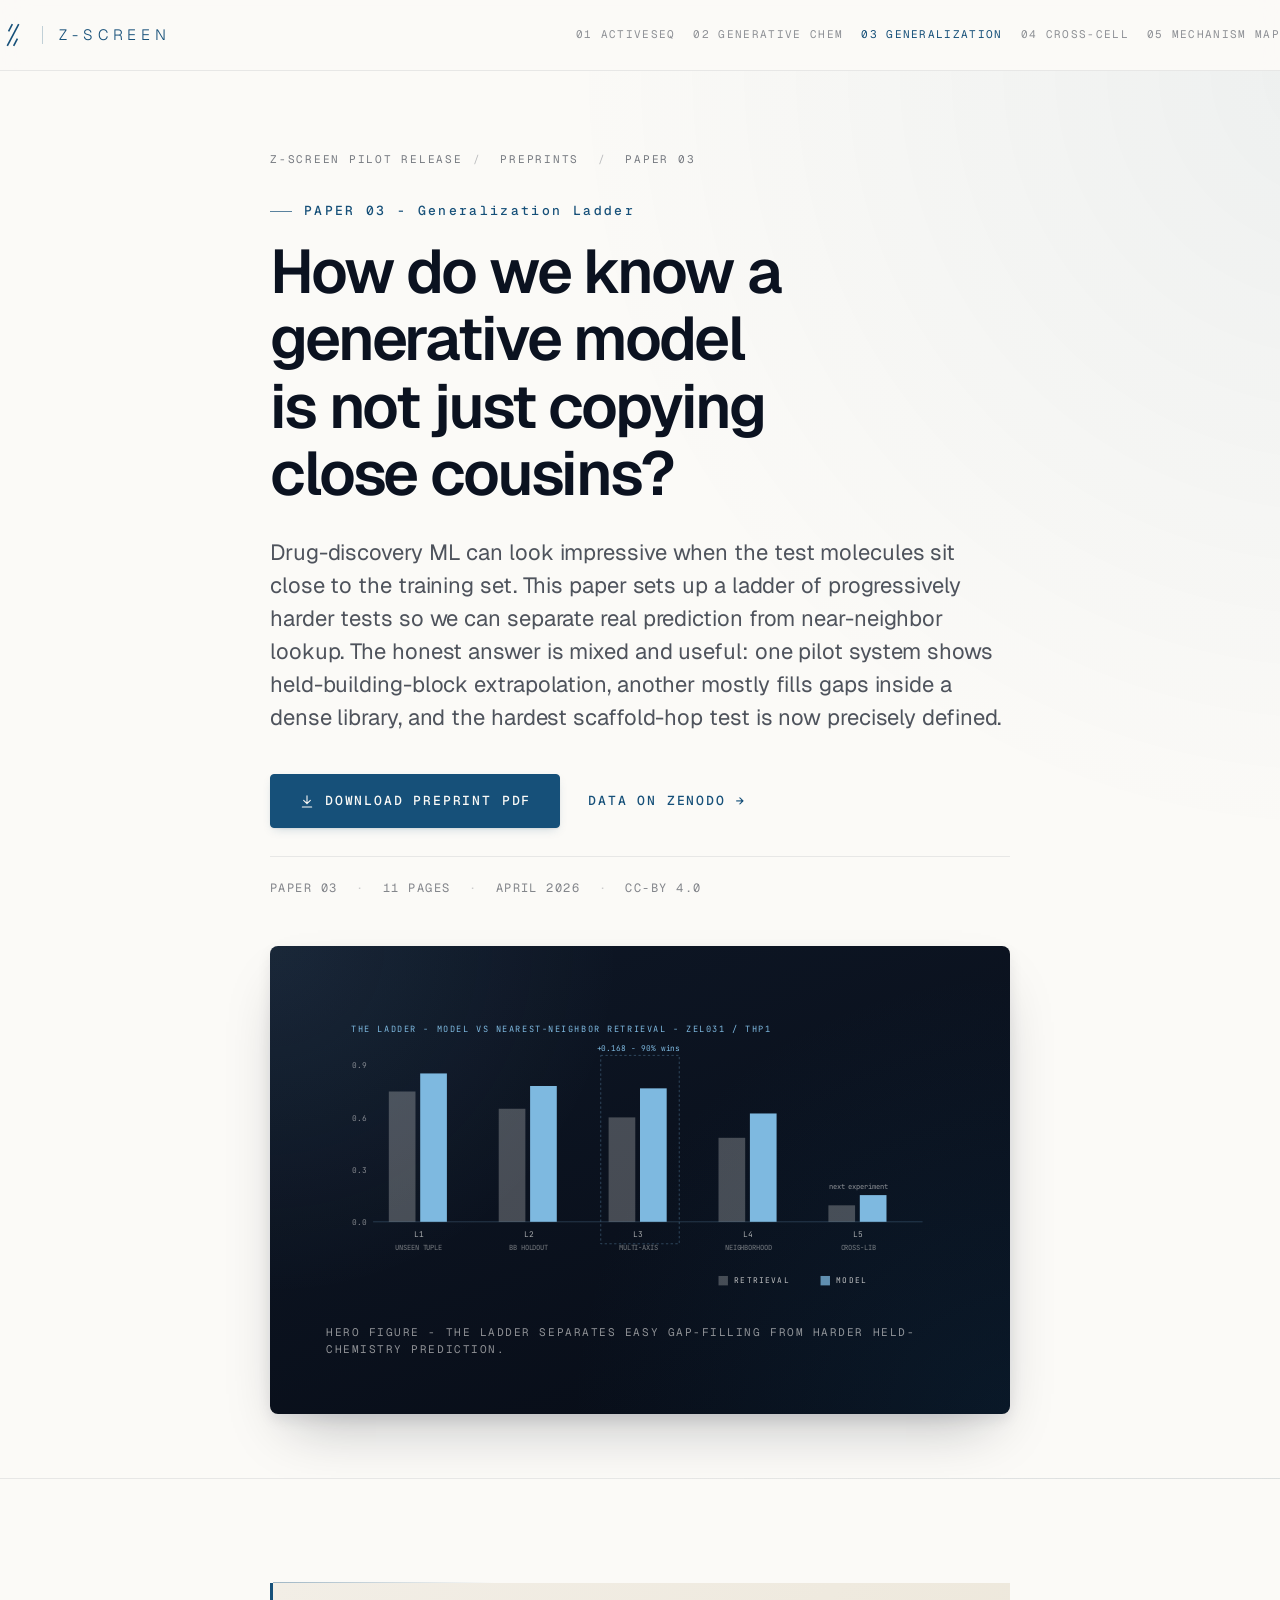
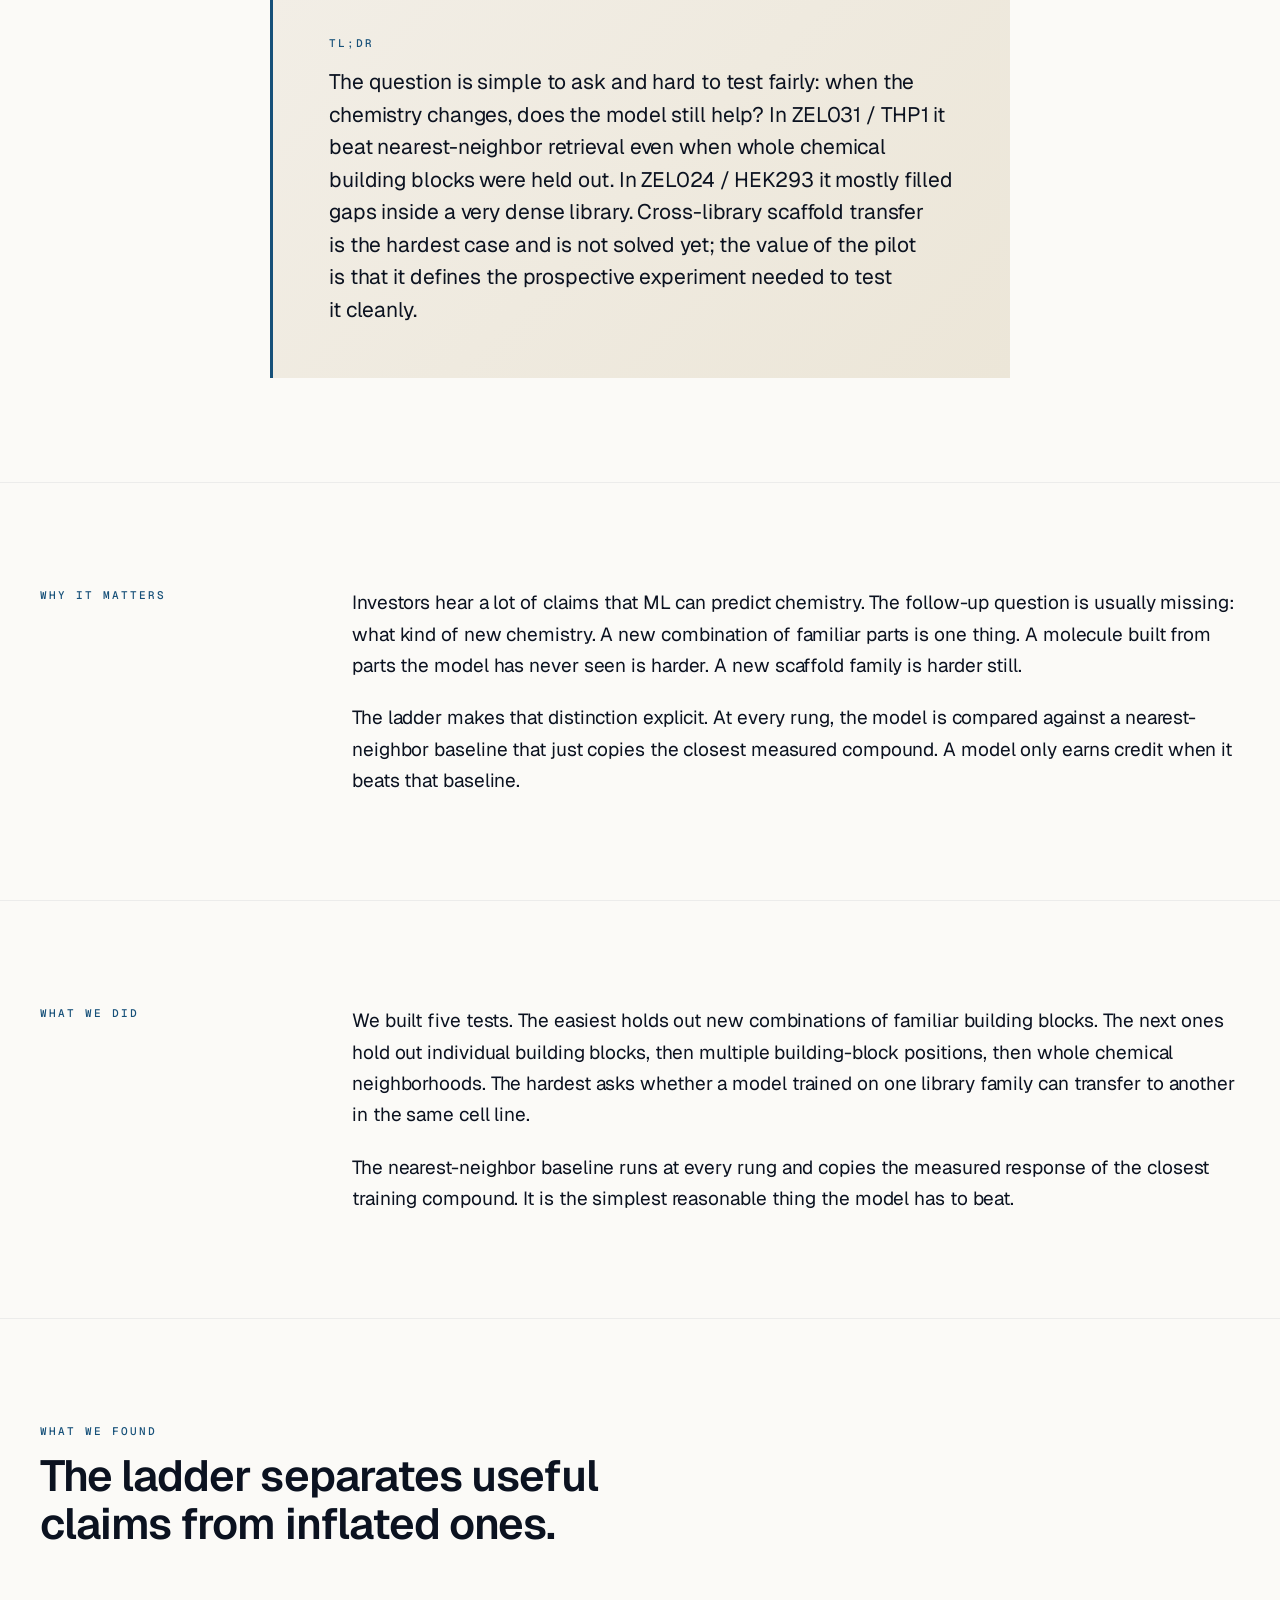
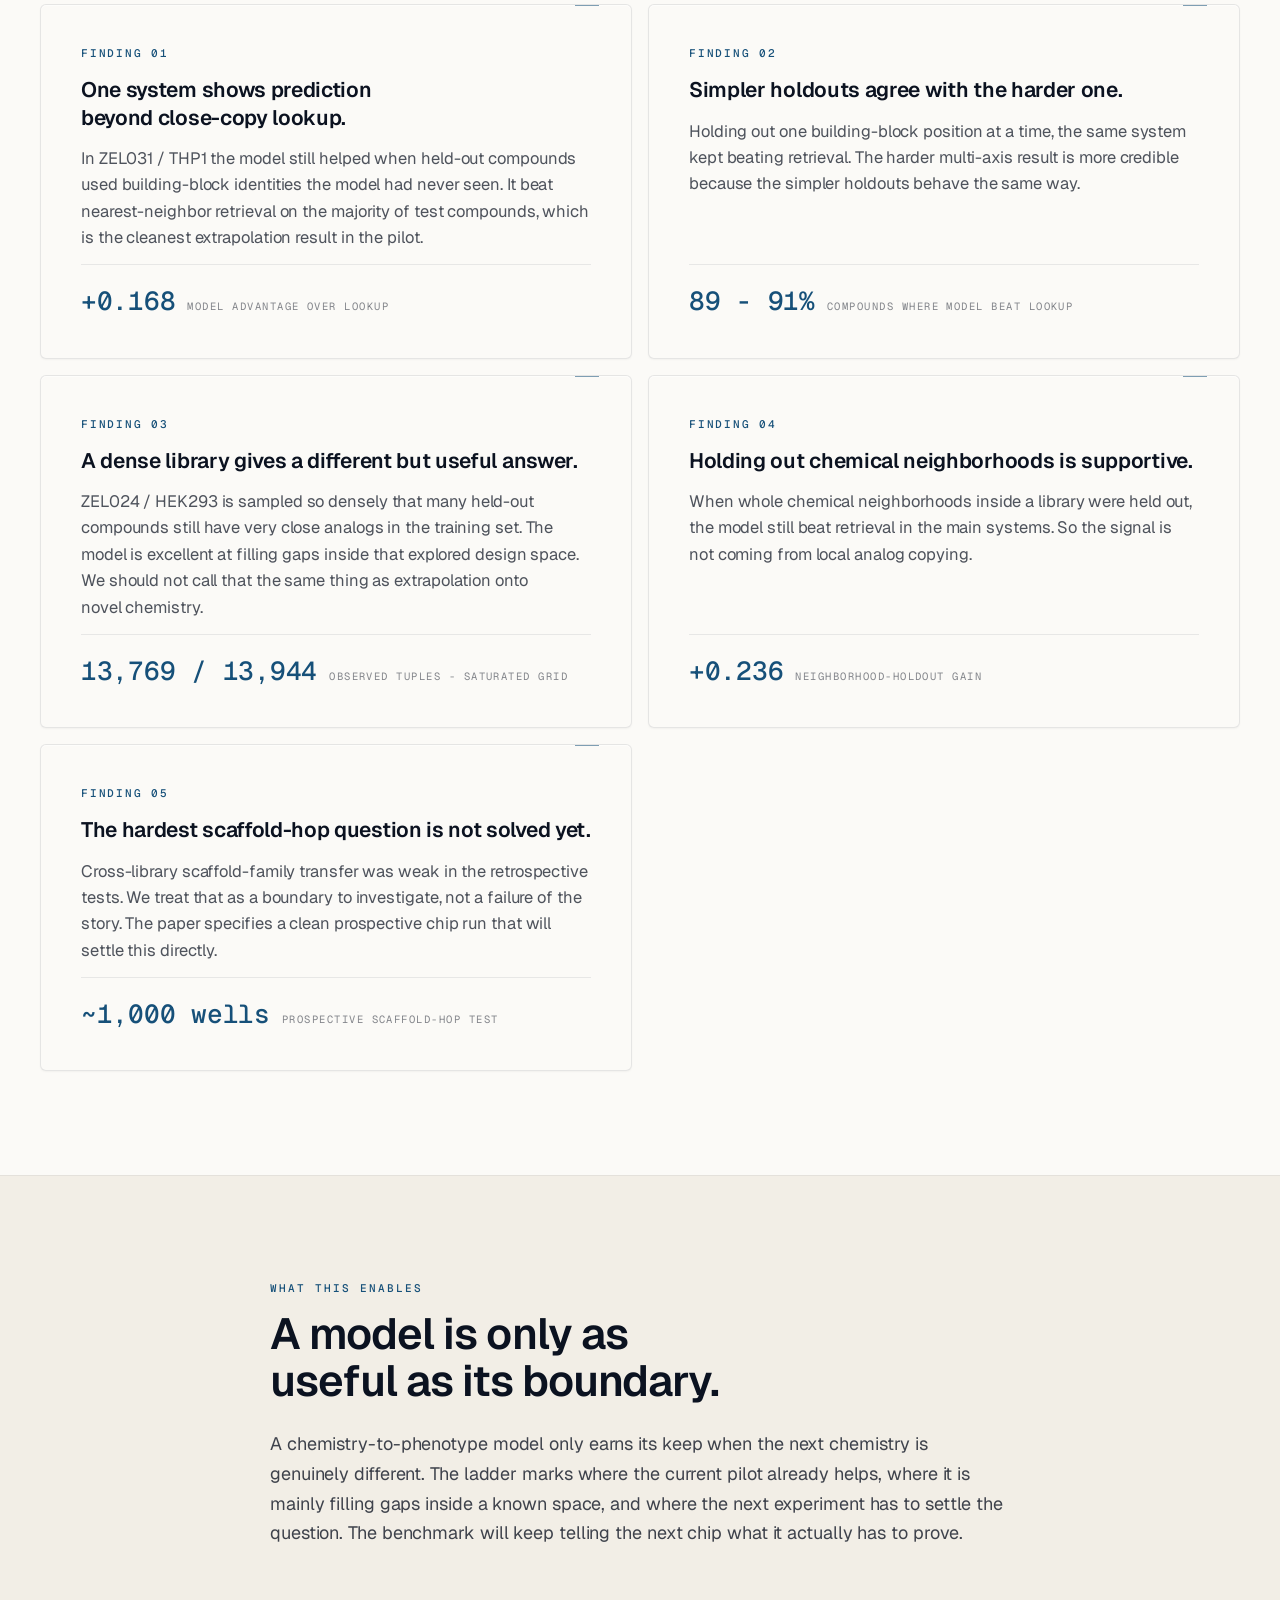
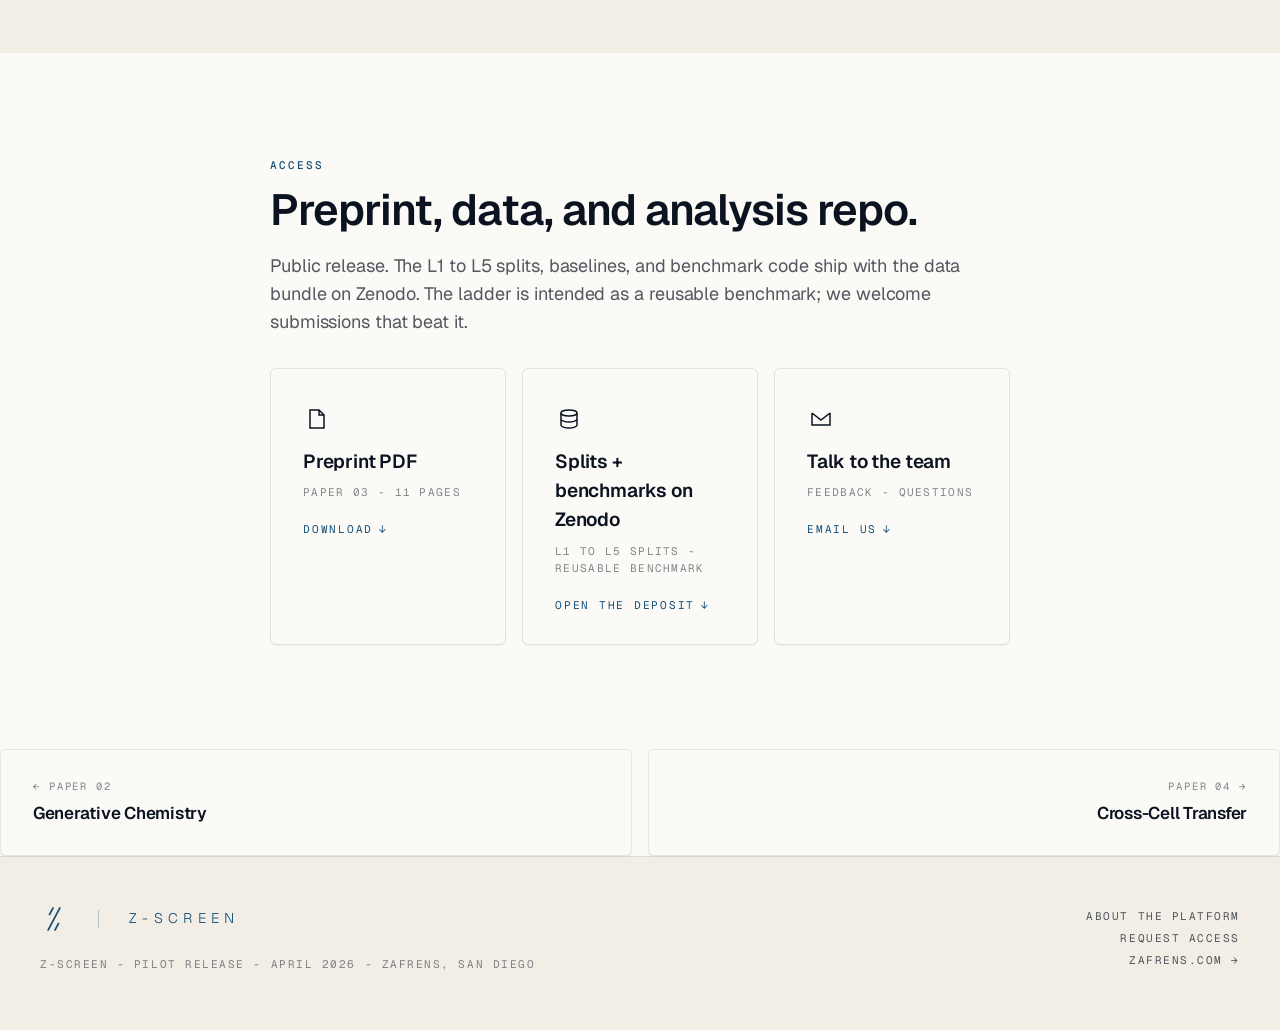
<file: docs/paper-03-generalization-ladder.html>
<!DOCTYPE html>
<html lang="en">
<head>
<meta charset="utf-8">
<meta name="viewport" content="width=device-width, initial-scale=1">
<title>Paper 03 - Generalization Ladder - Z-Screen Pilot Release</title>
<meta name="robots" content="noindex, nofollow">
<link rel="icon" type="image/svg+xml" href="assets/favicon.svg">
<link rel="stylesheet" href="assets/zafrens-brand.css?v=1777800000000">
<link rel="stylesheet" href="assets/site.css?v=1777800000000">
</head>
<body>

<nav class="topnav">
  <div class="wrap topnav-inner">
    <a class="topnav-brand" href="index.html">
      <img src="assets/zafrens-mark-steel.svg" alt="">
      <span class="divider"></span>
      <span class="name">Z-Screen</span>
    </a>
    <div class="topnav-papers">
      <a href="paper-01-activeseq.html">01 ActiveSeq</a>
      <a href="paper-02-generative-chemistry.html">02 Generative Chem</a>
      <a href="paper-03-generalization-ladder.html" class="active">03 Generalization</a>
      <a href="paper-04-cross-cell-transfer.html">04 Cross-Cell</a>
      <a href="paper-05-causal-genchem.html">05 Mechanism Map</a>
    </div>
  </div>
</nav>

<header class="paper-hero">
  <div class="wrap-narrow">
    <div class="crumb">
      <a href="index.html">Z-Screen Pilot Release</a><span class="sep">/</span> Preprints <span class="sep">/</span> Paper 03
    </div>
    <div class="pnum">PAPER 03 - Generalization Ladder</div>
    <h1>How do we know a generative model is not just copying close cousins?</h1>
    <p class="paper-lede">Drug-discovery ML can look impressive when the test molecules sit close to the training set. This paper sets up a ladder of progressively harder tests so we can separate real prediction from near-neighbor lookup. The honest answer is mixed and useful: one pilot system shows held-building-block extrapolation, another mostly fills gaps inside a dense library, and the hardest scaffold-hop test is now precisely defined.</p>

    <div class="hero-actions">
      <a class="btn-primary" href="pdfs/zscreen-paper-03-generalization-ladder.pdf">
        <svg viewBox="0 0 24 24" aria-hidden="true"><path d="M12 4v12m-5-5l5 5 5-5M5 21h14"/></svg>
        Download Preprint PDF
      </a>
      <a class="btn-secondary" href="https://zenodo.org/records/" target="_blank" rel="noopener">
        Data on Zenodo &rarr;
      </a>
    </div>

    <div class="hero-meta">
      Paper 03 <span class="dot">&middot;</span> 11 pages <span class="dot">&middot;</span> April 2026 <span class="dot">&middot;</span> CC-BY 4.0
    </div>
  </div>

  <div class="wrap-narrow">
    <div class="hero-figure">
      <svg viewBox="0 0 800 380" style="width:100%;height:auto;display:block;">
        <g font-family="JetBrains Mono, monospace" fill="#7eb9e0" font-size="11" letter-spacing="2">
          <text x="32" y="38">THE LADDER - MODEL VS NEAREST-NEIGHBOR RETRIEVAL - ZEL031 / THP1</text>
        </g>

        <g transform="translate(60,80)">
          <line x1="0" y1="200" x2="700" y2="200" stroke="#7eb9e0" stroke-opacity="0.3"/>
          <g font-family="JetBrains Mono, monospace" font-size="10" fill="#fbfaf7" fill-opacity="0.5">
            <text x="-8" y="204" text-anchor="end">0.0</text>
            <text x="-8" y="138" text-anchor="end">0.3</text>
            <text x="-8" y="71" text-anchor="end">0.6</text>
            <text x="-8" y="4" text-anchor="end">0.9</text>
          </g>

          <!-- L1 -->
          <g transform="translate(20,0)">
            <rect x="0" y="34" width="34" height="166" fill="#fbfaf7" fill-opacity="0.25"/>
            <rect x="40" y="11" width="34" height="189" fill="#7eb9e0"/>
            <text x="38" y="220" font-family="JetBrains Mono, monospace" font-size="10" fill="#fbfaf7" fill-opacity="0.65" text-anchor="middle">L1</text>
            <text x="38" y="236" font-family="JetBrains Mono, monospace" font-size="9" fill="#fbfaf7" fill-opacity="0.45" text-anchor="middle">UNSEEN TUPLE</text>
          </g>
          <!-- L2 -->
          <g transform="translate(160,0)">
            <rect x="0" y="56" width="34" height="144" fill="#fbfaf7" fill-opacity="0.25"/>
            <rect x="40" y="27" width="34" height="173" fill="#7eb9e0"/>
            <text x="38" y="220" font-family="JetBrains Mono, monospace" font-size="10" fill="#fbfaf7" fill-opacity="0.65" text-anchor="middle">L2</text>
            <text x="38" y="236" font-family="JetBrains Mono, monospace" font-size="9" fill="#fbfaf7" fill-opacity="0.45" text-anchor="middle">BB HOLDOUT</text>
          </g>
          <!-- L3 -->
          <g transform="translate(300,0)">
            <rect x="0" y="67" width="34" height="133" fill="#fbfaf7" fill-opacity="0.25"/>
            <rect x="40" y="30" width="34" height="170" fill="#7eb9e0"/>
            <text x="38" y="220" font-family="JetBrains Mono, monospace" font-size="10" fill="#fbfaf7" fill-opacity="0.65" text-anchor="middle">L3</text>
            <text x="38" y="236" font-family="JetBrains Mono, monospace" font-size="9" fill="#fbfaf7" fill-opacity="0.45" text-anchor="middle">MULTI-AXIS</text>
            <rect x="-10" y="-12" width="100" height="240" fill="none" stroke="#7eb9e0" stroke-opacity="0.4" stroke-dasharray="3 3"/>
            <text x="38" y="-18" font-family="JetBrains Mono, monospace" font-size="10" fill="#7eb9e0" text-anchor="middle">+0.168 - 90% wins</text>
          </g>
          <!-- L4 -->
          <g transform="translate(440,0)">
            <rect x="0" y="93" width="34" height="107" fill="#fbfaf7" fill-opacity="0.25"/>
            <rect x="40" y="62" width="34" height="138" fill="#7eb9e0"/>
            <text x="38" y="220" font-family="JetBrains Mono, monospace" font-size="10" fill="#fbfaf7" fill-opacity="0.65" text-anchor="middle">L4</text>
            <text x="38" y="236" font-family="JetBrains Mono, monospace" font-size="9" fill="#fbfaf7" fill-opacity="0.45" text-anchor="middle">NEIGHBORHOOD</text>
          </g>
          <!-- L5 -->
          <g transform="translate(580,0)">
            <rect x="0" y="179" width="34" height="21" fill="#fbfaf7" fill-opacity="0.25"/>
            <rect x="40" y="166" width="34" height="34" fill="#7eb9e0"/>
            <text x="38" y="220" font-family="JetBrains Mono, monospace" font-size="10" fill="#fbfaf7" fill-opacity="0.65" text-anchor="middle">L5</text>
            <text x="38" y="236" font-family="JetBrains Mono, monospace" font-size="9" fill="#fbfaf7" fill-opacity="0.45" text-anchor="middle">CROSS-LIB</text>
            <text x="38" y="158" font-family="JetBrains Mono, monospace" font-size="9" fill="#fbfaf7" fill-opacity="0.55" text-anchor="middle">next experiment</text>
          </g>

          <g transform="translate(440,278)" font-family="JetBrains Mono, monospace" font-size="10" fill="#fbfaf7" fill-opacity="0.75" letter-spacing="1.5">
            <rect x="0" y="-9" width="12" height="12" fill="#fbfaf7" fill-opacity="0.25"/>
            <text x="20" y="0">RETRIEVAL</text>
            <rect x="130" y="-9" width="12" height="12" fill="#7eb9e0"/>
            <text x="150" y="0">MODEL</text>
          </g>
        </g>
      </svg>
      <div class="figcaption">Hero figure - The ladder separates easy gap-filling from harder held-chemistry prediction.</div>
    </div>
  </div>
</header>

<section>
  <div class="wrap-narrow">
    <div class="tldr">
      <div class="label">TL;DR</div>
    <p>The question is simple to ask and hard to test fairly: when the chemistry changes, does the model still help? In ZEL031 / THP1 it beat nearest-neighbor retrieval even when whole chemical building blocks were held out. In ZEL024 / HEK293 it mostly filled gaps inside a very dense library. Cross-library scaffold transfer is the hardest case and is not solved yet; the value of the pilot is that it defines the prospective experiment needed to test it cleanly.</p>
    </div>
  </div>
</section>

<section>
  <div class="wrap two-col">
    <div class="col-label">Why it matters</div>
    <div class="col-body">
      <p>Investors hear a lot of claims that ML can predict chemistry. The follow-up question is usually missing: what kind of new chemistry. A new combination of familiar parts is one thing. A molecule built from parts the model has never seen is harder. A new scaffold family is harder still.</p>
      <p>The ladder makes that distinction explicit. At every rung, the model is compared against a nearest-neighbor baseline that just copies the closest measured compound. A model only earns credit when it beats that baseline.</p>
    </div>
  </div>
</section>

<section>
  <div class="wrap two-col">
    <div class="col-label">What we did</div>
    <div class="col-body">
      <p>We built five tests. The easiest holds out new combinations of familiar building blocks. The next ones hold out individual building blocks, then multiple building-block positions, then whole chemical neighborhoods. The hardest asks whether a model trained on one library family can transfer to another in the same cell line.</p>
      <p>The nearest-neighbor baseline runs at every rung and copies the measured response of the closest training compound. It is the simplest reasonable thing the model has to beat.</p>
    </div>
  </div>
</section>

<section>
  <div class="wrap">
    <div class="section-title-row">
      <div>
        <div class="eyebrow">What we found</div>
        <h2 style="margin-top:12px;max-width:24ch;">The ladder separates useful claims from inflated ones.</h2>
      </div>
    </div>

    <div class="findings">
      <div class="finding">
        <div class="fnum">FINDING 01</div>
        <h4>One system shows prediction beyond close-copy lookup.</h4>
        <p>In ZEL031 / THP1 the model still helped when held-out compounds used building-block identities the model had never seen. It beat nearest-neighbor retrieval on the majority of test compounds, which is the cleanest extrapolation result in the pilot.</p>
        <div class="stat-callout"><span class="v">+0.168</span><span class="k">Model advantage over lookup</span></div>
      </div>
      <div class="finding">
        <div class="fnum">FINDING 02</div>
        <h4>Simpler holdouts agree with the harder one.</h4>
        <p>Holding out one building-block position at a time, the same system kept beating retrieval. The harder multi-axis result is more credible because the simpler holdouts behave the same way.</p>
        <div class="stat-callout"><span class="v">89 - 91%</span><span class="k">Compounds where model beat lookup</span></div>
      </div>
      <div class="finding">
        <div class="fnum">FINDING 03</div>
        <h4>A dense library gives a different but useful answer.</h4>
        <p>ZEL024 / HEK293 is sampled so densely that many held-out compounds still have very close analogs in the training set. The model is excellent at filling gaps inside that explored design space. We should not call that the same thing as extrapolation onto novel chemistry.</p>
        <div class="stat-callout"><span class="v">13,769 / 13,944</span><span class="k">Observed tuples - saturated grid</span></div>
      </div>
      <div class="finding">
        <div class="fnum">FINDING 04</div>
        <h4>Holding out chemical neighborhoods is supportive.</h4>
        <p>When whole chemical neighborhoods inside a library were held out, the model still beat retrieval in the main systems. So the signal is not coming from local analog copying.</p>
        <div class="stat-callout"><span class="v">+0.236</span><span class="k">Neighborhood-holdout gain</span></div>
      </div>
      <div class="finding">
        <div class="fnum">FINDING 05</div>
        <h4>The hardest scaffold-hop question is not solved yet.</h4>
        <p>Cross-library scaffold-family transfer was weak in the retrospective tests. We treat that as a boundary to investigate, not a failure of the story. The paper specifies a clean prospective chip run that will settle this directly.</p>
        <div class="stat-callout"><span class="v">~1,000 wells</span><span class="k">Prospective scaffold-hop test</span></div>
      </div>
    </div>
  </div>
</section>

<section style="background:var(--zf-bone);">
  <div class="wrap-narrow">
    <div class="eyebrow">What this enables</div>
    <h2 style="margin-top:12px;max-width:26ch;">A model is only as useful as its boundary.</h2>
    <p style="margin-top:24px;font-size:18px;line-height:1.65;color:rgba(11,18,32,0.78);max-width:62ch;">A chemistry-to-phenotype model only earns its keep when the next chemistry is genuinely different. The ladder marks where the current pilot already helps, where it is mainly filling gaps inside a known space, and where the next experiment has to settle the question. The benchmark will keep telling the next chip what it actually has to prove.</p>
  </div>
</section>

<section>
  <div class="wrap-narrow">
    <div class="eyebrow">Access</div>
    <h2 style="margin-top:12px;">Preprint, data, and analysis repo.</h2>
    <p style="margin-top:18px;color:rgba(11,18,32,0.7);max-width:60ch;">Public release. The L1 to L5 splits, baselines, and benchmark code ship with the data bundle on Zenodo. The ladder is intended as a reusable benchmark; we welcome submissions that beat it.</p>

    <div class="downloads" style="margin-top:32px;">
      <a class="dl" href="pdfs/zscreen-paper-03-generalization-ladder.pdf">
        <div class="dl-icon"><svg viewBox="0 0 24 24" fill="none" stroke="currentColor" stroke-width="1.5"><path d="M14 3v5h5M5 21V3h9l5 5v13z"/></svg></div>
        <div class="dl-title">Preprint PDF</div>
        <div class="dl-meta">Paper 03 - 11 pages</div>
        <div class="dl-cta">Download</div>
      </a>
      <a class="dl" href="https://zenodo.org/records/19958915" target="_blank" rel="noopener">
        <div class="dl-icon"><svg viewBox="0 0 24 24" fill="none" stroke="currentColor" stroke-width="1.5"><ellipse cx="12" cy="6" rx="8" ry="3"/><path d="M4 6v6c0 1.6 3.6 3 8 3s8-1.4 8-3V6M4 12v6c0 1.6 3.6 3 8 3s8-1.4 8-3v-6"/></svg></div>
        <div class="dl-title">Splits + benchmarks on Zenodo</div>
        <div class="dl-meta">L1 to L5 splits - reusable benchmark</div>
        <div class="dl-cta">Open the deposit</div>
      </a>
      <a class="dl" href="mailto:z-screen@zafrens.com?subject=Paper%2003%20-%20Generalization%20-%20feedback">
        <div class="dl-icon"><svg viewBox="0 0 24 24" fill="none" stroke="currentColor" stroke-width="1.5"><path d="M3 6l9 7 9-7M3 6v12h18V6"/></svg></div>
        <div class="dl-title">Talk to the team</div>
        <div class="dl-meta">Feedback - questions</div>
        <div class="dl-cta">Email us</div>
      </a>
    </div>
  </div>
</section>

<nav class="paper-nav">
  <a href="paper-02-generative-chemistry.html" class="prev">
    <span class="label">← Paper 02</span>
    <span class="ttl">Generative Chemistry</span>
  </a>
  <a href="paper-04-cross-cell-transfer.html" class="next">
    <span class="label">Paper 04 →</span>
    <span class="ttl">Cross-Cell Transfer</span>
  </a>
</nav>

<footer class="site-footer">
  <div class="wrap row">
    <div>
      <span class="zf-lockup" style="font-size:24px;color:var(--zf-steel);">
        <img src="assets/zafrens-mark-steel.svg" alt="" style="height:28px;width:auto;">
        <span class="zf-lockup__divider" style="height:18px;"></span>
        <span class="zf-wordmark" style="font-size:14px;">Z-Screen</span>
      </span>
      <div class="meta" style="margin-top:14px;">Z-Screen - Pilot Release - April 2026 - Zafrens, San Diego</div>
    </div>
    <div class="meta" style="text-align:right;line-height:2;">
      <a href="platform.html">About the platform</a><br>
      <a href="index.html#access">Request access</a><br>
      <a href="https://zafrens.com" target="_blank" rel="noopener">zafrens.com &rarr;</a>
    </div>
  </div>
</footer>

</body>
</html>
</file>
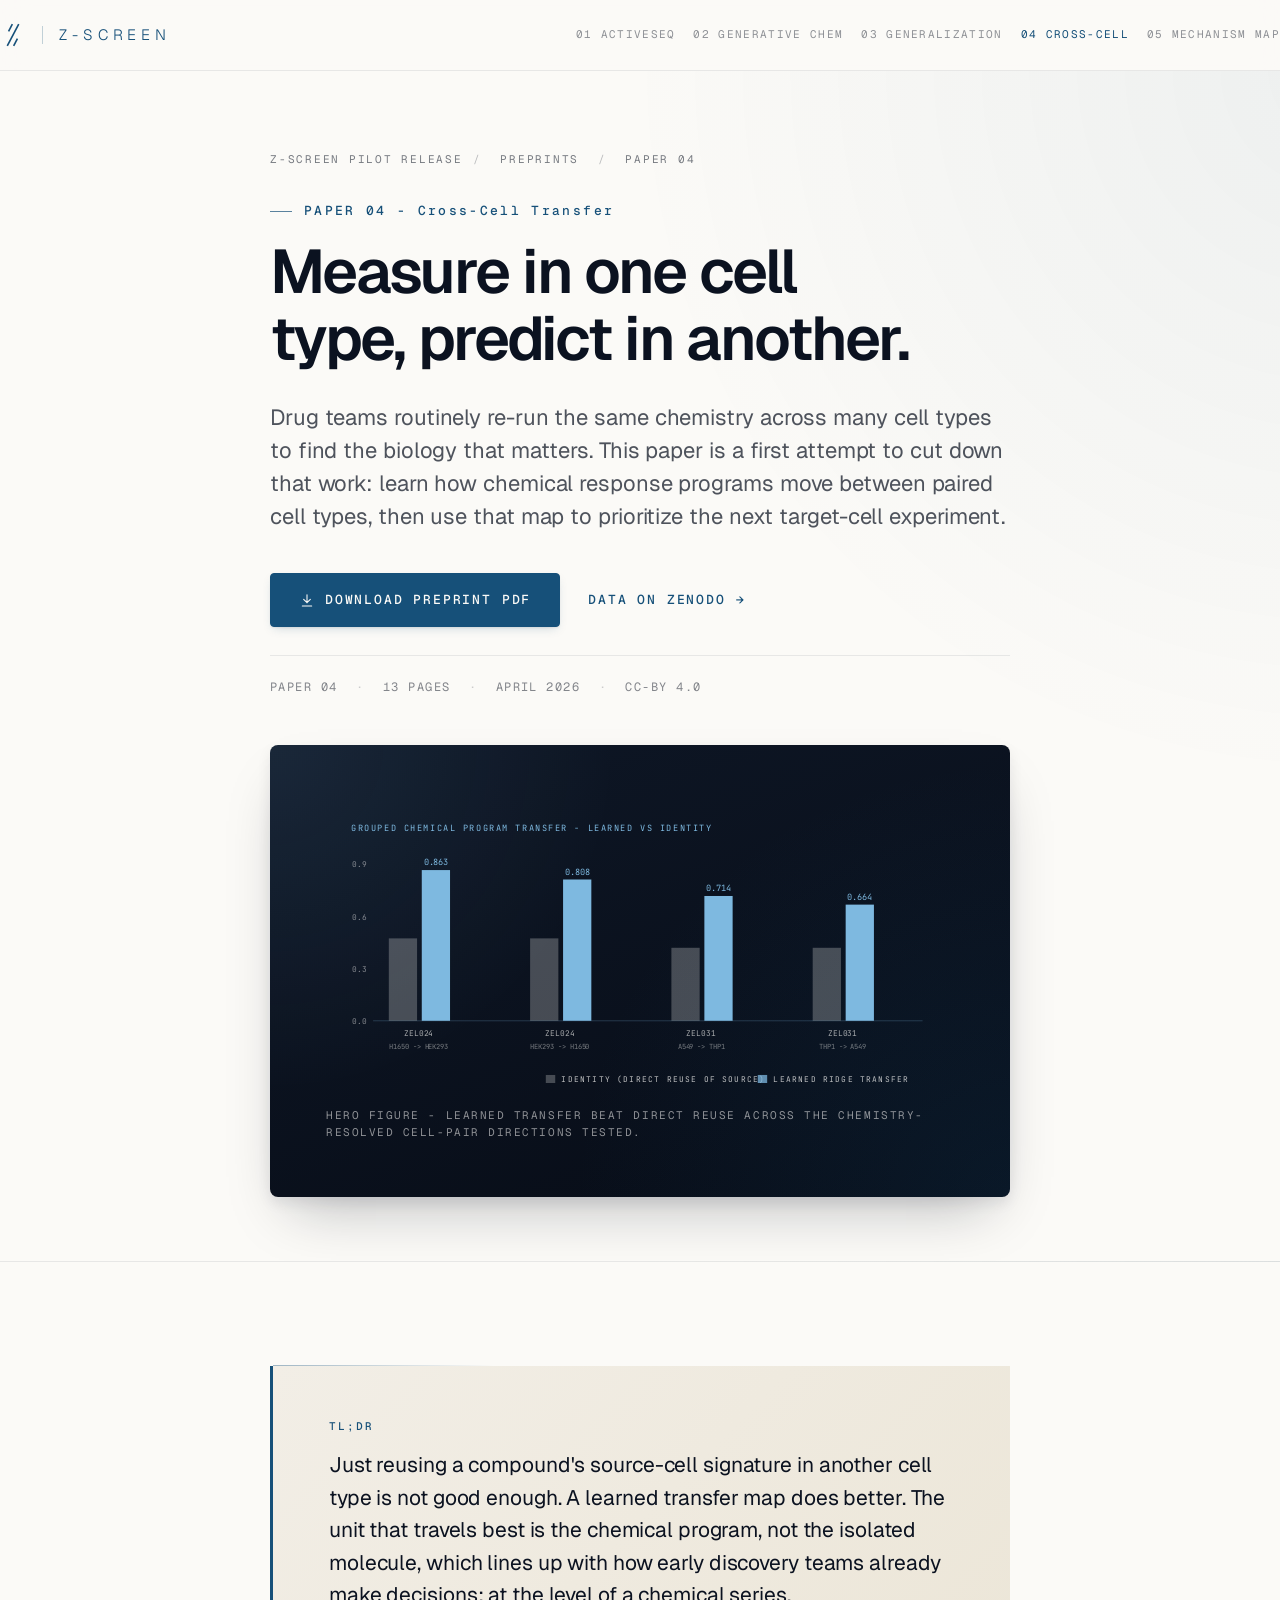
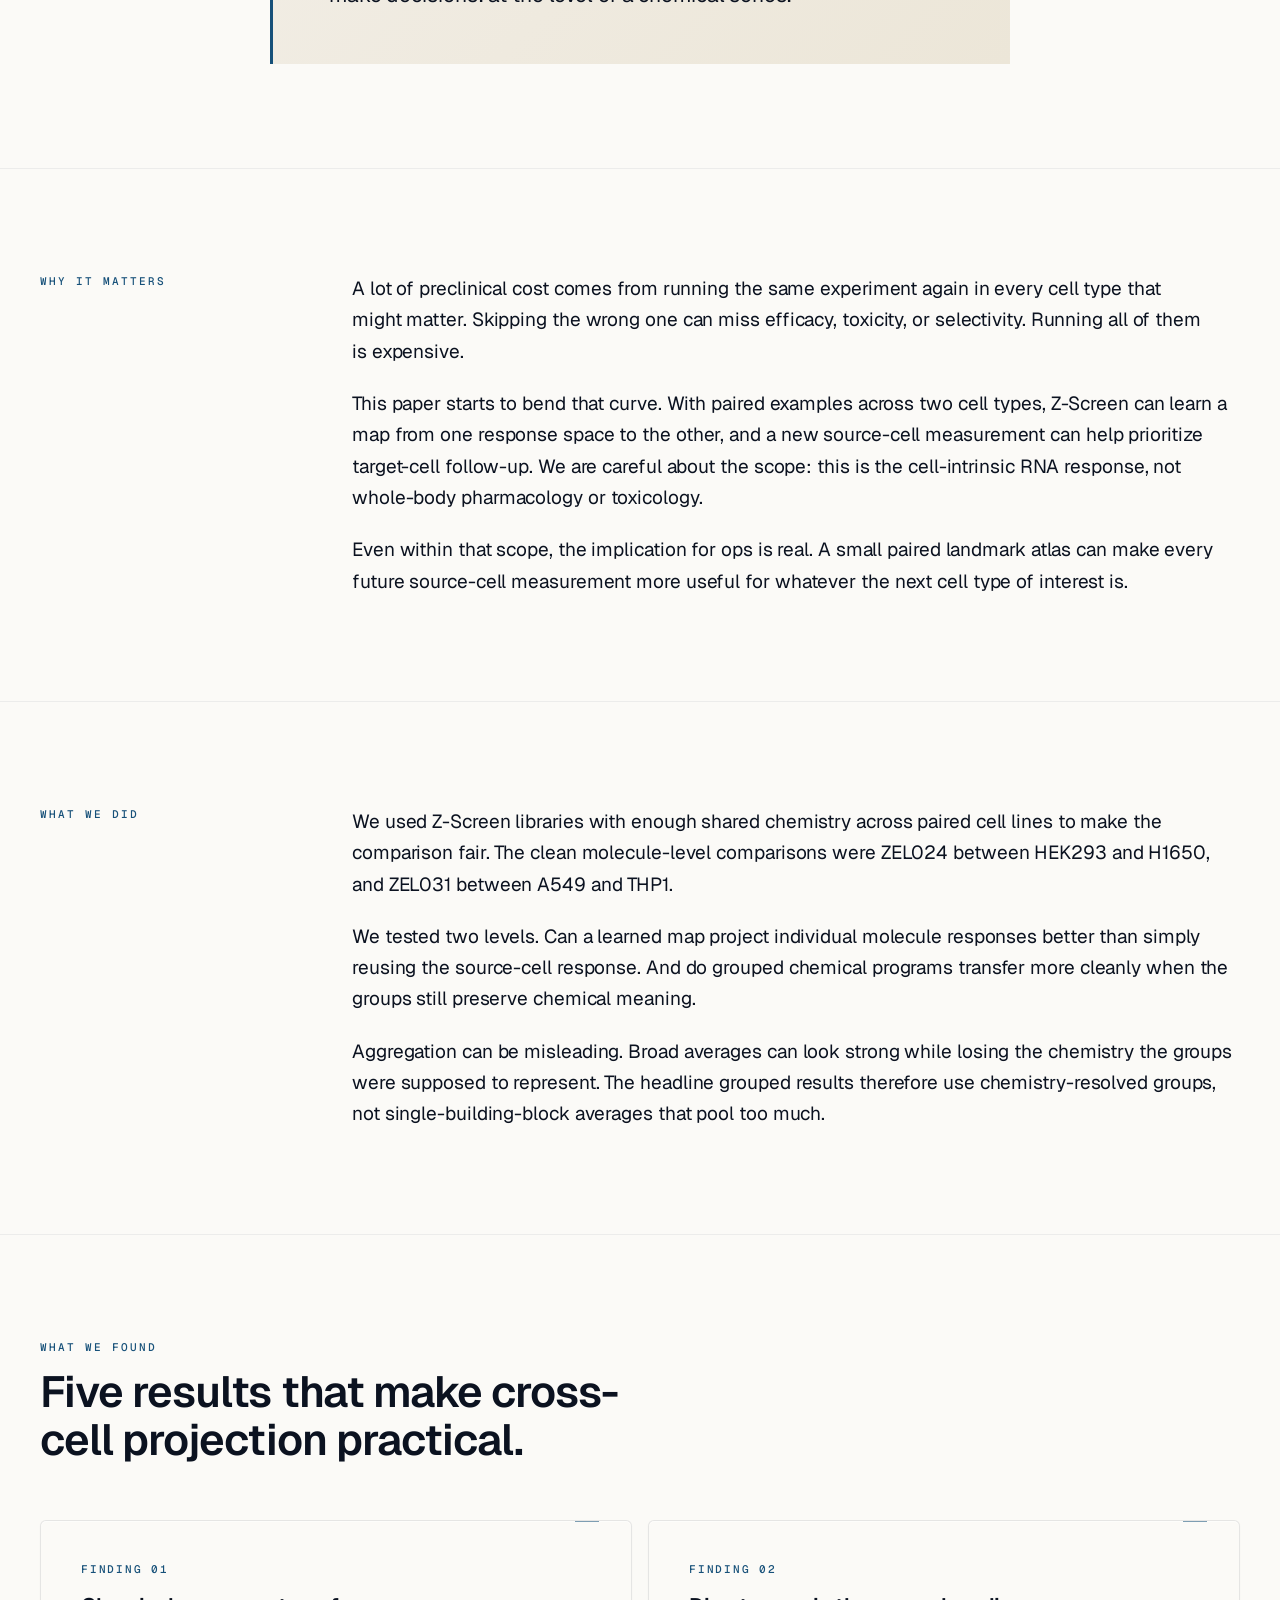
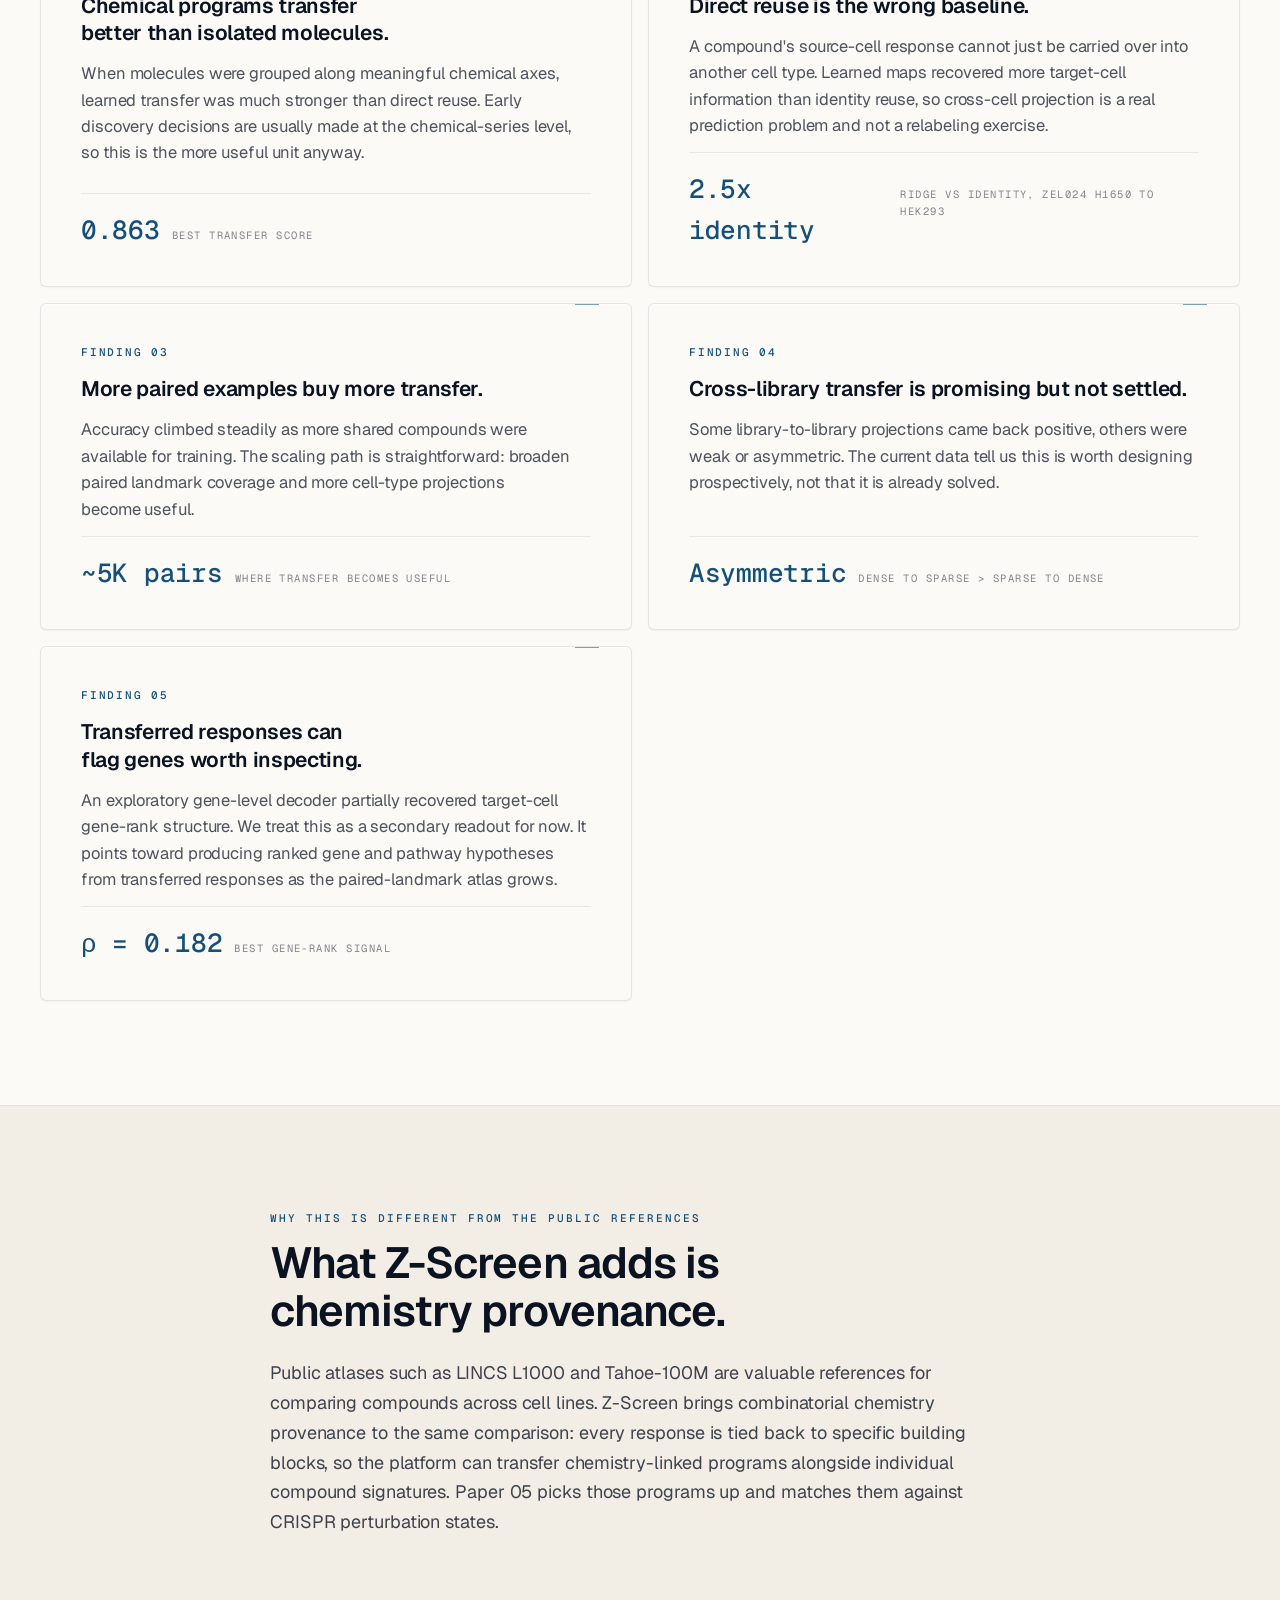
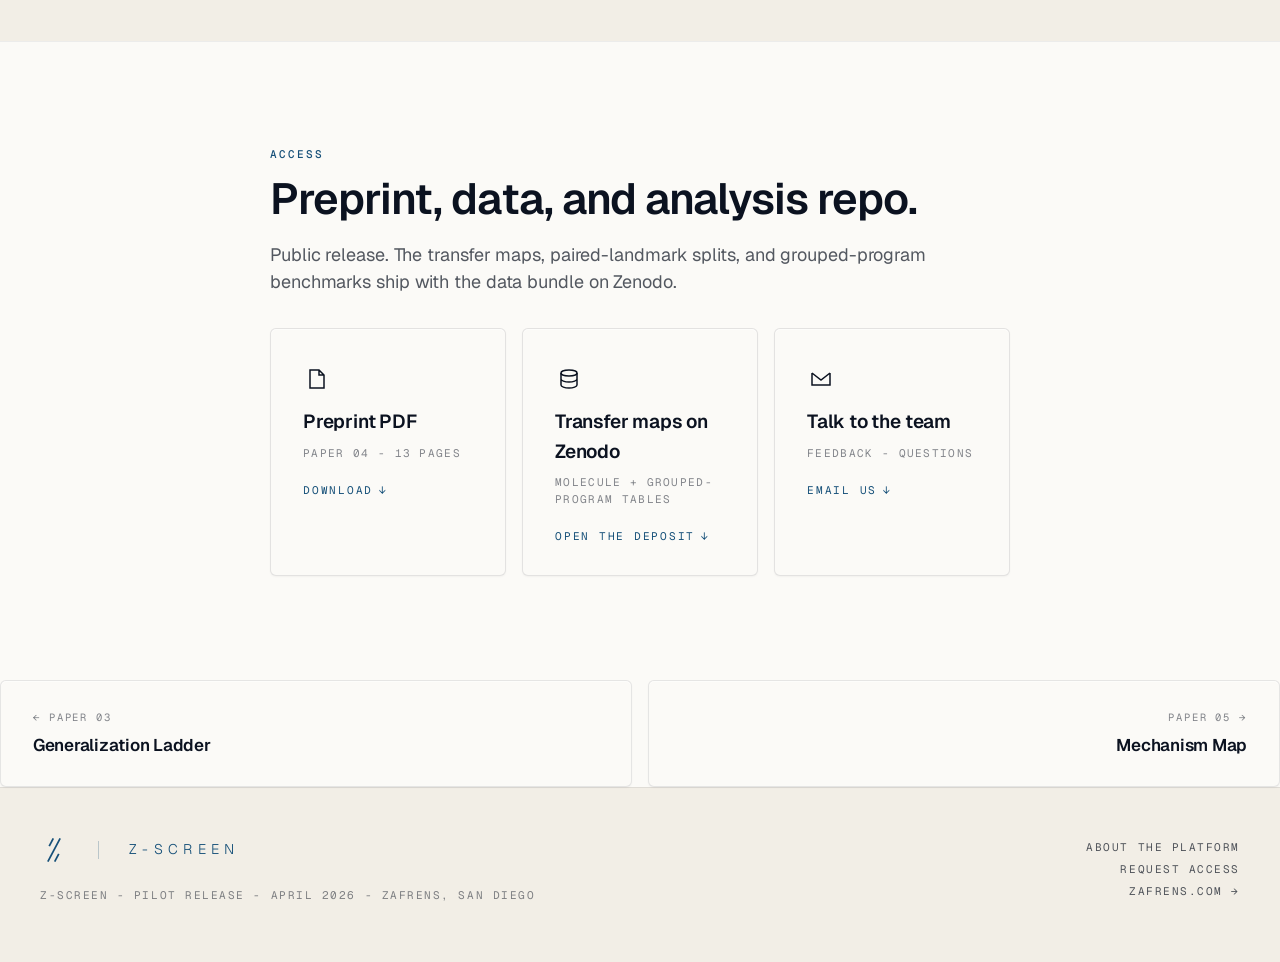
<file: docs/paper-04-cross-cell-transfer.html>
<!DOCTYPE html>
<html lang="en">
<head>
<meta charset="utf-8">
<meta name="viewport" content="width=device-width, initial-scale=1">
<title>Paper 04 - Cross-Cell Transfer - Z-Screen Pilot Release</title>
<meta name="description" content="Cross-cell transfer in Z-Screen: use paired landmark data to prioritize target-cell RNA response measurements.">
<meta name="robots" content="noindex, nofollow">
<link rel="icon" type="image/svg+xml" href="assets/favicon.svg">
<link rel="stylesheet" href="assets/zafrens-brand.css?v=1777800000000">
<link rel="stylesheet" href="assets/site.css?v=1777800000000">
</head>
<body>

<nav class="topnav">
  <div class="wrap topnav-inner">
    <a class="topnav-brand" href="index.html">
      <img src="assets/zafrens-mark-steel.svg" alt="">
      <span class="divider"></span>
      <span class="name">Z-Screen</span>
    </a>
    <div class="topnav-papers">
      <a href="paper-01-activeseq.html">01 ActiveSeq</a>
      <a href="paper-02-generative-chemistry.html">02 Generative Chem</a>
      <a href="paper-03-generalization-ladder.html">03 Generalization</a>
      <a href="paper-04-cross-cell-transfer.html" class="active">04 Cross-Cell</a>
      <a href="paper-05-causal-genchem.html">05 Mechanism Map</a>
    </div>
  </div>
</nav>

<header class="paper-hero">
  <div class="wrap-narrow">
    <div class="crumb">
      <a href="index.html">Z-Screen Pilot Release</a><span class="sep">/</span> Preprints <span class="sep">/</span> Paper 04
    </div>
    <div class="pnum">PAPER 04 - Cross-Cell Transfer</div>
    <h1>Measure in one cell type, predict in another.</h1>
    <p class="paper-lede">Drug teams routinely re-run the same chemistry across many cell types to find the biology that matters. This paper is a first attempt to cut down that work: learn how chemical response programs move between paired cell types, then use that map to prioritize the next target-cell experiment.</p>

    <div class="hero-actions">
      <a class="btn-primary" href="pdfs/zscreen-paper-04-cross-cell-transfer.pdf">
        <svg viewBox="0 0 24 24" aria-hidden="true"><path d="M12 4v12m-5-5l5 5 5-5M5 21h14"/></svg>
        Download Preprint PDF
      </a>
      <a class="btn-secondary" href="https://zenodo.org/records/" target="_blank" rel="noopener">
        Data on Zenodo &rarr;
      </a>
    </div>

    <div class="hero-meta">
      Paper 04 <span class="dot">&middot;</span> 13 pages <span class="dot">&middot;</span> April 2026 <span class="dot">&middot;</span> CC-BY 4.0
    </div>
  </div>

  <div class="wrap-narrow">
    <div class="hero-figure">
      <svg viewBox="0 0 800 360" style="width:100%;height:auto;display:block;">
        <g font-family="JetBrains Mono, monospace" fill="#7eb9e0" font-size="11" letter-spacing="2">
          <text x="32" y="38">GROUPED CHEMICAL PROGRAM TRANSFER - LEARNED VS IDENTITY</text>
        </g>

        <g transform="translate(60,80)">
          <line x1="0" y1="200" x2="700" y2="200" stroke="#7eb9e0" stroke-opacity="0.3"/>
          <g font-family="JetBrains Mono, monospace" font-size="10" fill="#fbfaf7" fill-opacity="0.5">
            <text x="-8" y="204" text-anchor="end">0.0</text>
            <text x="-8" y="138" text-anchor="end">0.3</text>
            <text x="-8" y="71" text-anchor="end">0.6</text>
            <text x="-8" y="4" text-anchor="end">0.9</text>
          </g>

          <!-- Group 1: ZEL024 H1650 -> HEK293 -->
          <g transform="translate(20,0)">
            <rect x="0" y="95" width="36" height="105" fill="#fbfaf7" fill-opacity="0.25"/>
            <rect x="42" y="8" width="36" height="192" fill="#7eb9e0"/>
            <text x="38" y="220" font-family="JetBrains Mono, monospace" font-size="10" fill="#fbfaf7" fill-opacity="0.65" text-anchor="middle">ZEL024</text>
            <text x="38" y="236" font-family="JetBrains Mono, monospace" font-size="9" fill="#fbfaf7" fill-opacity="0.45" text-anchor="middle">H1650 -> HEK293</text>
            <text x="60" y="2" font-family="JetBrains Mono, monospace" font-size="11" fill="#7eb9e0" text-anchor="middle">0.863</text>
          </g>

          <!-- Group 2: ZEL024 HEK293 -> H1650 -->
          <g transform="translate(200,0)">
            <rect x="0" y="95" width="36" height="105" fill="#fbfaf7" fill-opacity="0.25"/>
            <rect x="42" y="20" width="36" height="180" fill="#7eb9e0"/>
            <text x="38" y="220" font-family="JetBrains Mono, monospace" font-size="10" fill="#fbfaf7" fill-opacity="0.65" text-anchor="middle">ZEL024</text>
            <text x="38" y="236" font-family="JetBrains Mono, monospace" font-size="9" fill="#fbfaf7" fill-opacity="0.45" text-anchor="middle">HEK293 -> H1650</text>
            <text x="60" y="14" font-family="JetBrains Mono, monospace" font-size="11" fill="#7eb9e0" text-anchor="middle">0.808</text>
          </g>

          <!-- Group 3: ZEL031 A549 -> THP1 -->
          <g transform="translate(380,0)">
            <rect x="0" y="107" width="36" height="93" fill="#fbfaf7" fill-opacity="0.25"/>
            <rect x="42" y="41" width="36" height="159" fill="#7eb9e0"/>
            <text x="38" y="220" font-family="JetBrains Mono, monospace" font-size="10" fill="#fbfaf7" fill-opacity="0.65" text-anchor="middle">ZEL031</text>
            <text x="38" y="236" font-family="JetBrains Mono, monospace" font-size="9" fill="#fbfaf7" fill-opacity="0.45" text-anchor="middle">A549 -> THP1</text>
            <text x="60" y="35" font-family="JetBrains Mono, monospace" font-size="11" fill="#7eb9e0" text-anchor="middle">0.714</text>
          </g>

          <!-- Group 4: ZEL031 THP1 -> A549 -->
          <g transform="translate(560,0)">
            <rect x="0" y="107" width="36" height="93" fill="#fbfaf7" fill-opacity="0.25"/>
            <rect x="42" y="52" width="36" height="148" fill="#7eb9e0"/>
            <text x="38" y="220" font-family="JetBrains Mono, monospace" font-size="10" fill="#fbfaf7" fill-opacity="0.65" text-anchor="middle">ZEL031</text>
            <text x="38" y="236" font-family="JetBrains Mono, monospace" font-size="9" fill="#fbfaf7" fill-opacity="0.45" text-anchor="middle">THP1 -> A549</text>
            <text x="60" y="46" font-family="JetBrains Mono, monospace" font-size="11" fill="#7eb9e0" text-anchor="middle">0.664</text>
          </g>

          <!-- Legend -->
          <g transform="translate(220,278)" font-family="JetBrains Mono, monospace" font-size="10" fill="#fbfaf7" fill-opacity="0.75" letter-spacing="1.5">
            <rect x="0" y="-9" width="12" height="12" fill="#fbfaf7" fill-opacity="0.25"/>
            <text x="20" y="0">IDENTITY (DIRECT REUSE OF SOURCE)</text>
            <rect x="270" y="-9" width="12" height="12" fill="#7eb9e0"/>
            <text x="290" y="0">LEARNED RIDGE TRANSFER</text>
          </g>
        </g>
      </svg>
      <div class="figcaption">Hero figure - Learned transfer beat direct reuse across the chemistry-resolved cell-pair directions tested.</div>
    </div>
  </div>
</header>

<section>
  <div class="wrap-narrow">
    <div class="tldr">
      <div class="label">TL;DR</div>
      <p>Just reusing a compound's source-cell signature in another cell type is not good enough. A learned transfer map does better. The unit that travels best is the chemical program, not the isolated molecule, which lines up with how early discovery teams already make decisions: at the level of a chemical series.</p>
    </div>
  </div>
</section>

<section>
  <div class="wrap two-col">
    <div class="col-label">Why it matters</div>
    <div class="col-body">
      <p>A lot of preclinical cost comes from running the same experiment again in every cell type that might matter. Skipping the wrong one can miss efficacy, toxicity, or selectivity. Running all of them is expensive.</p>
      <p>This paper starts to bend that curve. With paired examples across two cell types, Z-Screen can learn a map from one response space to the other, and a new source-cell measurement can help prioritize target-cell follow-up. We are careful about the scope: this is the cell-intrinsic RNA response, not whole-body pharmacology or toxicology.</p>
      <p>Even within that scope, the implication for ops is real. A small paired landmark atlas can make every future source-cell measurement more useful for whatever the next cell type of interest is.</p>
    </div>
  </div>
</section>

<section>
  <div class="wrap two-col">
    <div class="col-label">What we did</div>
    <div class="col-body">
      <p>We used Z-Screen libraries with enough shared chemistry across paired cell lines to make the comparison fair. The clean molecule-level comparisons were ZEL024 between HEK293 and H1650, and ZEL031 between A549 and THP1.</p>
      <p>We tested two levels. Can a learned map project individual molecule responses better than simply reusing the source-cell response. And do grouped chemical programs transfer more cleanly when the groups still preserve chemical meaning.</p>
      <p>Aggregation can be misleading. Broad averages can look strong while losing the chemistry the groups were supposed to represent. The headline grouped results therefore use chemistry-resolved groups, not single-building-block averages that pool too much.</p>
    </div>
  </div>
</section>

<section>
  <div class="wrap">
    <div class="section-title-row">
      <div>
        <div class="eyebrow">What we found</div>
        <h2 style="margin-top:12px;max-width:24ch;">Five results that make cross-cell projection practical.</h2>
      </div>
    </div>

    <div class="findings">
      <div class="finding">
        <div class="fnum">FINDING 01</div>
        <h4>Chemical programs transfer better than isolated molecules.</h4>
        <p>When molecules were grouped along meaningful chemical axes, learned transfer was much stronger than direct reuse. Early discovery decisions are usually made at the chemical-series level, so this is the more useful unit anyway.</p>
        <div class="stat-callout"><span class="v">0.863</span><span class="k">Best transfer score</span></div>
      </div>
      <div class="finding">
        <div class="fnum">FINDING 02</div>
        <h4>Direct reuse is the wrong baseline.</h4>
        <p>A compound's source-cell response cannot just be carried over into another cell type. Learned maps recovered more target-cell information than identity reuse, so cross-cell projection is a real prediction problem and not a relabeling exercise.</p>
        <div class="stat-callout"><span class="v">2.5x identity</span><span class="k">Ridge vs identity, ZEL024 H1650 to HEK293</span></div>
      </div>
      <div class="finding">
        <div class="fnum">FINDING 03</div>
        <h4>More paired examples buy more transfer.</h4>
        <p>Accuracy climbed steadily as more shared compounds were available for training. The scaling path is straightforward: broaden paired landmark coverage and more cell-type projections become useful.</p>
        <div class="stat-callout"><span class="v">~5K pairs</span><span class="k">Where transfer becomes useful</span></div>
      </div>
      <div class="finding">
        <div class="fnum">FINDING 04</div>
        <h4>Cross-library transfer is promising but not settled.</h4>
        <p>Some library-to-library projections came back positive, others were weak or asymmetric. The current data tell us this is worth designing prospectively, not that it is already solved.</p>
        <div class="stat-callout"><span class="v">Asymmetric</span><span class="k">Dense to sparse &gt; sparse to dense</span></div>
      </div>
      <div class="finding">
        <div class="fnum">FINDING 05</div>
        <h4>Transferred responses can flag genes worth inspecting.</h4>
        <p>An exploratory gene-level decoder partially recovered target-cell gene-rank structure. We treat this as a secondary readout for now. It points toward producing ranked gene and pathway hypotheses from transferred responses as the paired-landmark atlas grows.</p>
        <div class="stat-callout"><span class="v">&rho; = 0.182</span><span class="k">Best gene-rank signal</span></div>
      </div>
    </div>
  </div>
</section>

<section style="background:var(--zf-bone);">
  <div class="wrap-narrow">
    <div class="eyebrow">Why this is different from the public references</div>
    <h2 style="margin-top:12px;max-width:26ch;">What Z-Screen adds is chemistry provenance.</h2>
    <p style="margin-top:24px;font-size:18px;line-height:1.65;color:rgba(11,18,32,0.78);max-width:62ch;">Public atlases such as LINCS L1000 and Tahoe-100M are valuable references for comparing compounds across cell lines. Z-Screen brings combinatorial chemistry provenance to the same comparison: every response is tied back to specific building blocks, so the platform can transfer chemistry-linked programs alongside individual compound signatures. Paper 05 picks those programs up and matches them against CRISPR perturbation states.</p>
  </div>
</section>

<section>
  <div class="wrap-narrow">
    <div class="eyebrow">Access</div>
    <h2 style="margin-top:12px;">Preprint, data, and analysis repo.</h2>
    <p style="margin-top:18px;color:rgba(11,18,32,0.7);max-width:60ch;">Public release. The transfer maps, paired-landmark splits, and grouped-program benchmarks ship with the data bundle on Zenodo.</p>

    <div class="downloads" style="margin-top:32px;">
      <a class="dl" href="pdfs/zscreen-paper-04-cross-cell-transfer.pdf">
        <div class="dl-icon"><svg viewBox="0 0 24 24" fill="none" stroke="currentColor" stroke-width="1.5"><path d="M14 3v5h5M5 21V3h9l5 5v13z"/></svg></div>
        <div class="dl-title">Preprint PDF</div>
        <div class="dl-meta">Paper 04 - 13 pages</div>
        <div class="dl-cta">Download</div>
      </a>
      <a class="dl" href="https://zenodo.org/records/19958915" target="_blank" rel="noopener">
        <div class="dl-icon"><svg viewBox="0 0 24 24" fill="none" stroke="currentColor" stroke-width="1.5"><ellipse cx="12" cy="6" rx="8" ry="3"/><path d="M4 6v6c0 1.6 3.6 3 8 3s8-1.4 8-3V6M4 12v6c0 1.6 3.6 3 8 3s8-1.4 8-3v-6"/></svg></div>
        <div class="dl-title">Transfer maps on Zenodo</div>
        <div class="dl-meta">Molecule + grouped-program tables</div>
        <div class="dl-cta">Open the deposit</div>
      </a>
      <a class="dl" href="mailto:z-screen@zafrens.com?subject=Paper%2004%20-%20Cross-Cell%20Transfer%20-%20feedback">
        <div class="dl-icon"><svg viewBox="0 0 24 24" fill="none" stroke="currentColor" stroke-width="1.5"><path d="M3 6l9 7 9-7M3 6v12h18V6"/></svg></div>
        <div class="dl-title">Talk to the team</div>
        <div class="dl-meta">Feedback - questions</div>
        <div class="dl-cta">Email us</div>
      </a>
    </div>
  </div>
</section>

<nav class="paper-nav">
  <a href="paper-03-generalization-ladder.html" class="prev">
    <span class="label">&larr; Paper 03</span>
    <span class="ttl">Generalization Ladder</span>
  </a>
  <a href="paper-05-causal-genchem.html" class="next">
    <span class="label">Paper 05 &rarr;</span>
    <span class="ttl">Mechanism Map</span>
  </a>
</nav>

<footer class="site-footer">
  <div class="wrap row">
    <div>
      <span class="zf-lockup" style="font-size:24px;color:var(--zf-steel);">
        <img src="assets/zafrens-mark-steel.svg" alt="" style="height:28px;width:auto;">
        <span class="zf-lockup__divider" style="height:18px;"></span>
        <span class="zf-wordmark" style="font-size:14px;">Z-Screen</span>
      </span>
      <div class="meta" style="margin-top:14px;">Z-Screen - Pilot Release - April 2026 - Zafrens, San Diego</div>
    </div>
    <div class="meta" style="text-align:right;line-height:2;">
      <a href="platform.html">About the platform</a><br>
      <a href="index.html#access">Request access</a><br>
      <a href="https://zafrens.com" target="_blank" rel="noopener">zafrens.com &rarr;</a>
    </div>
  </div>
</footer>

</body>
</html>
</file>
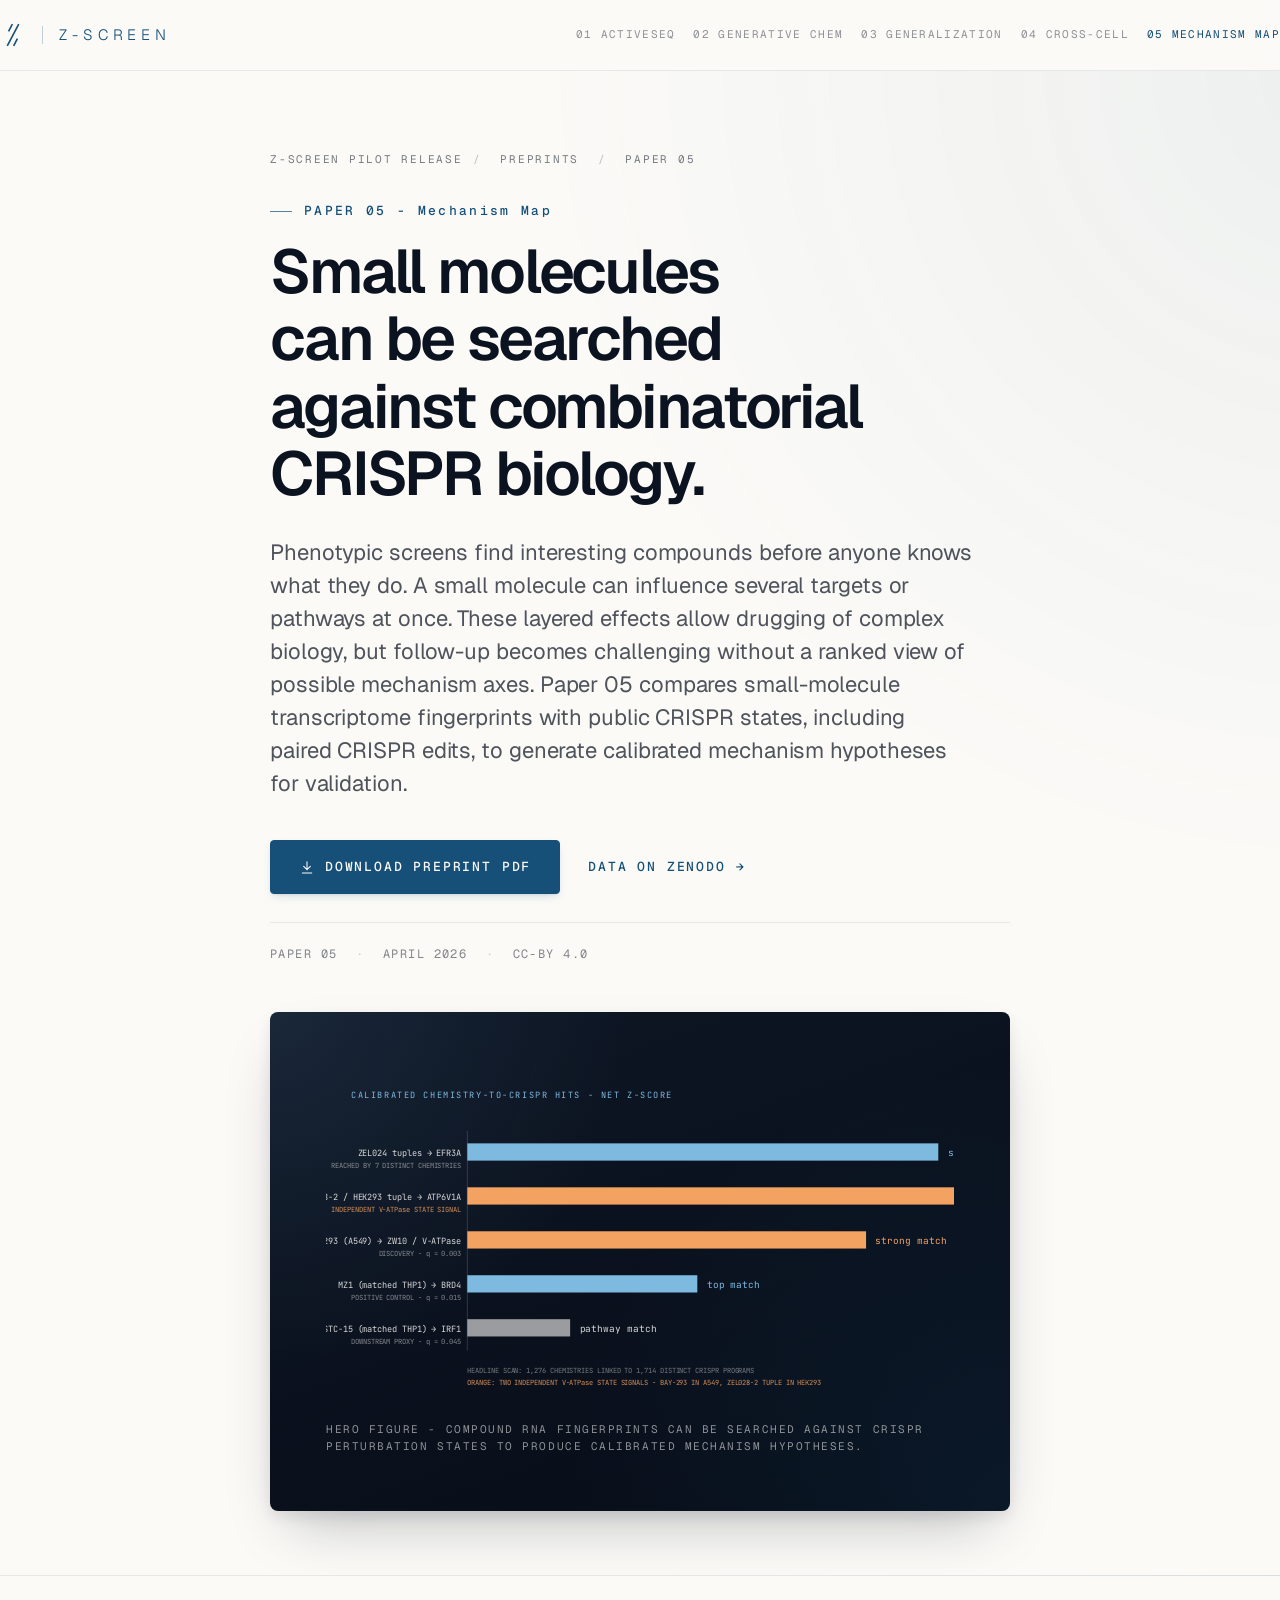
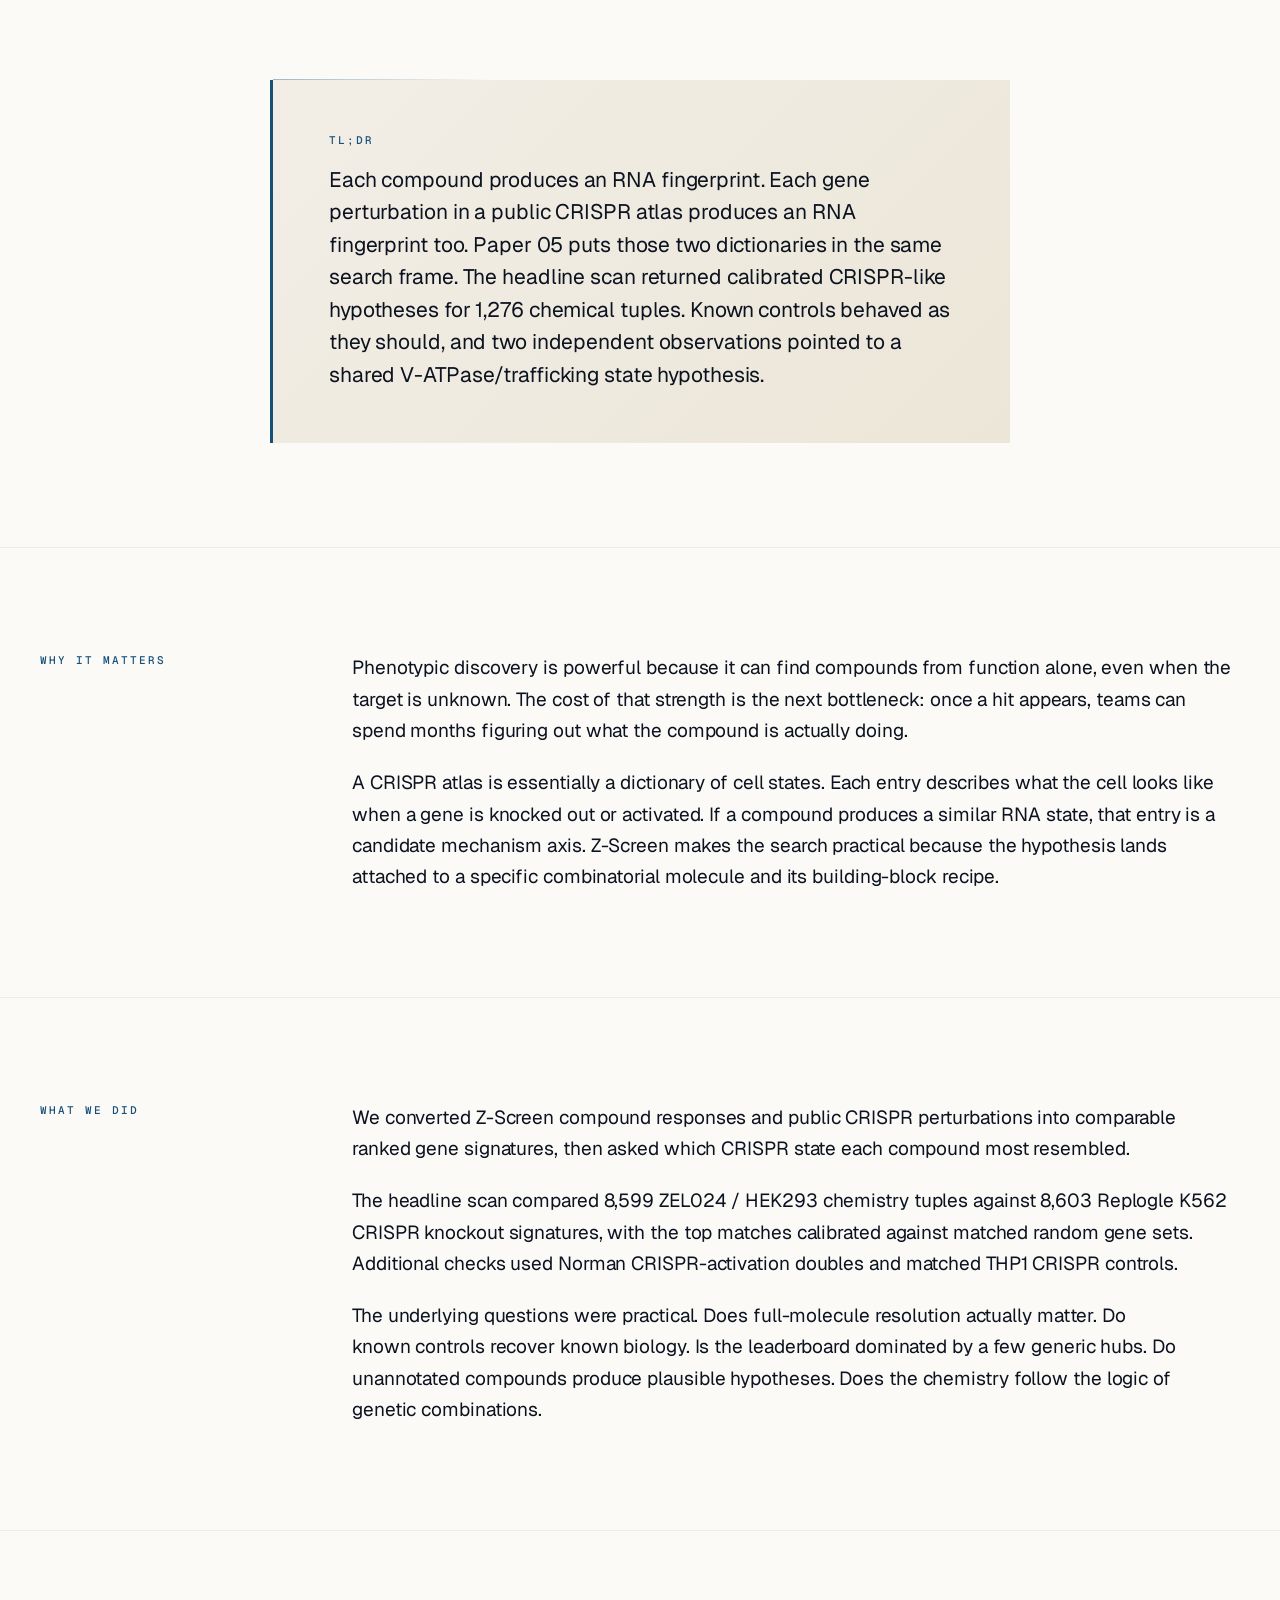
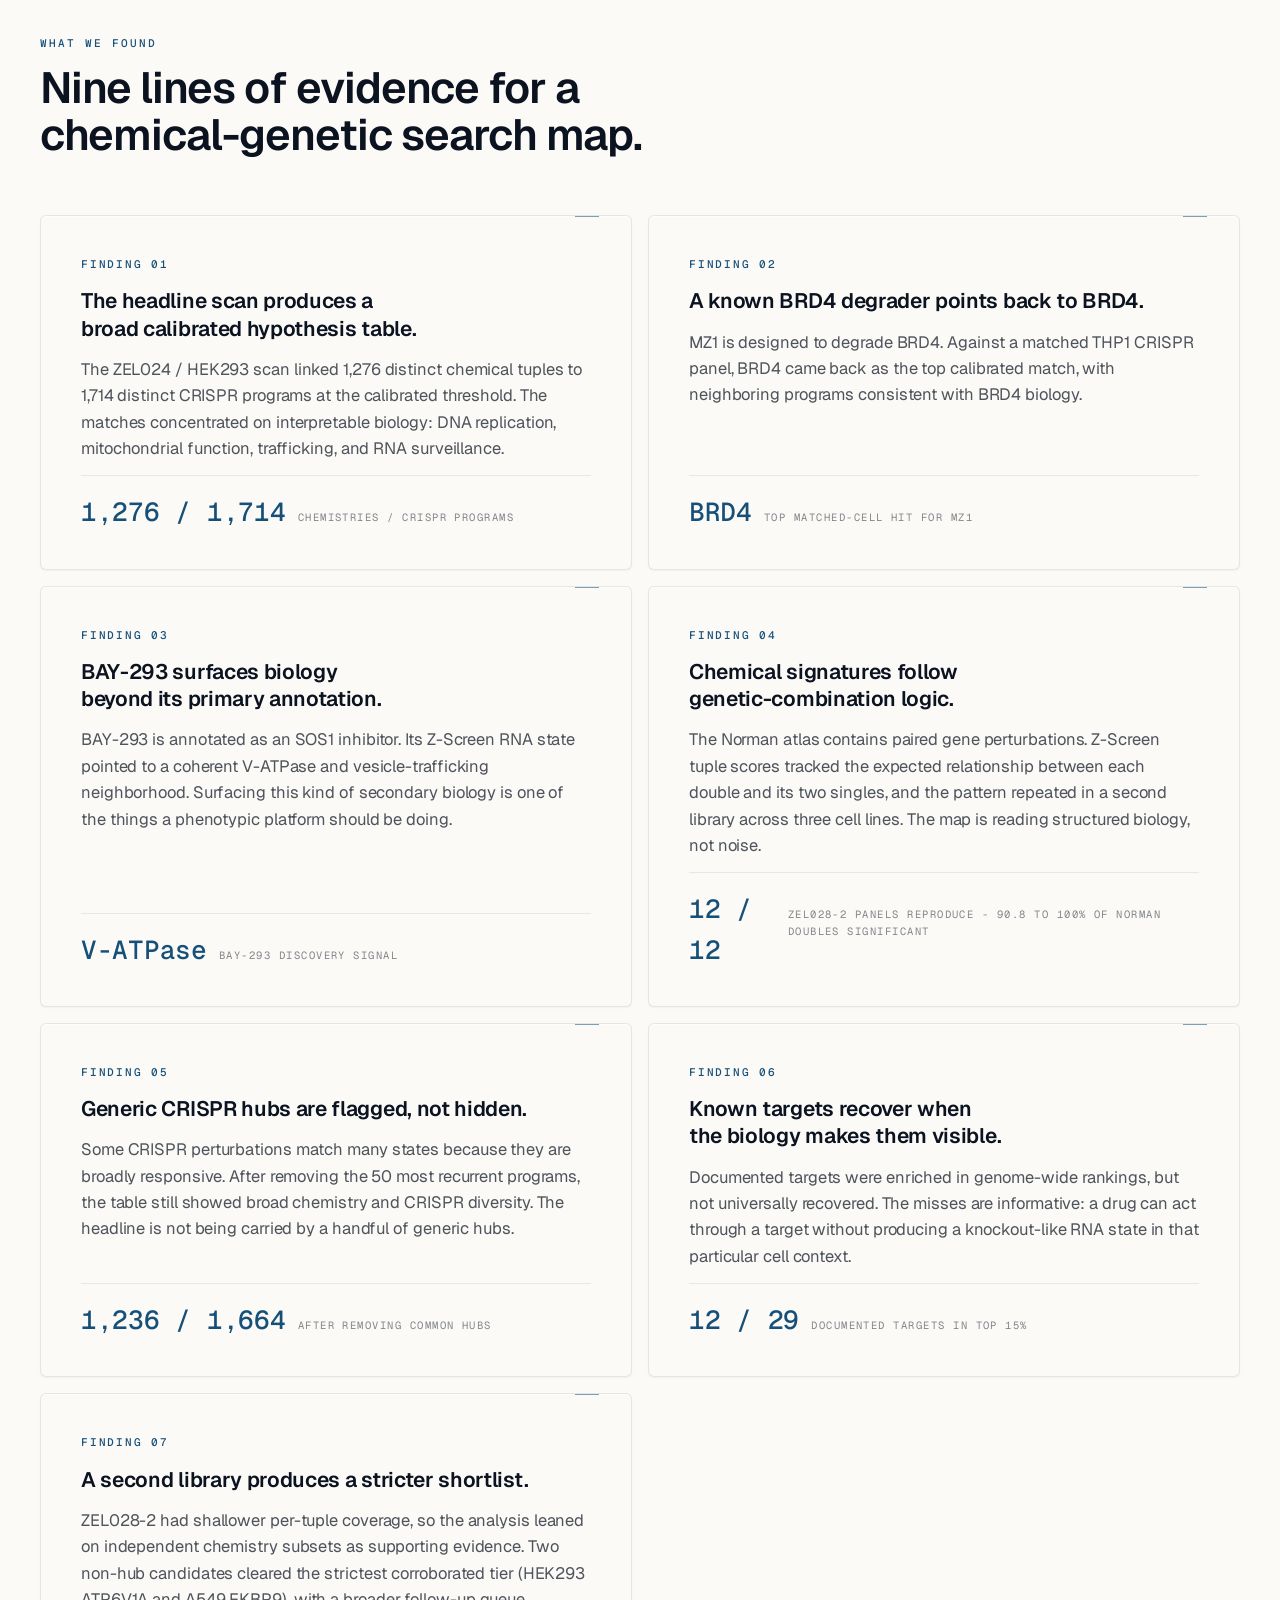
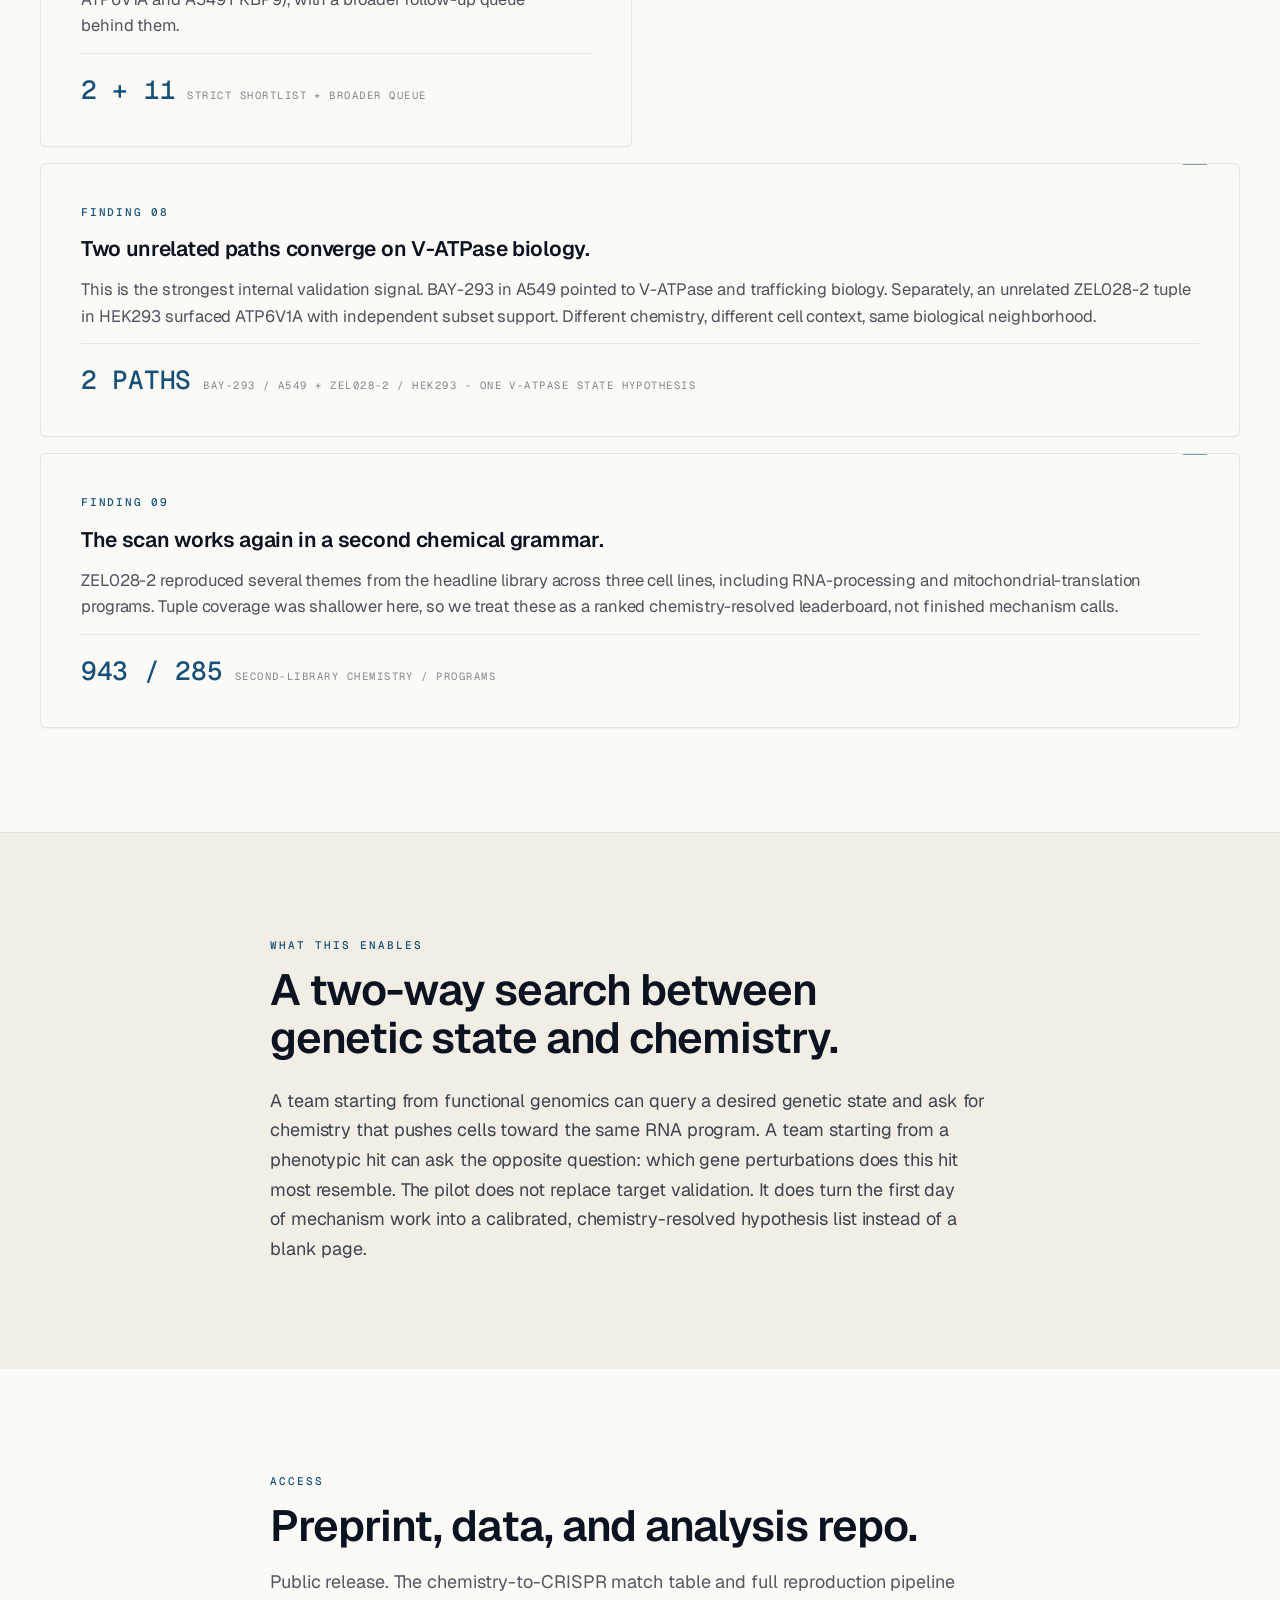
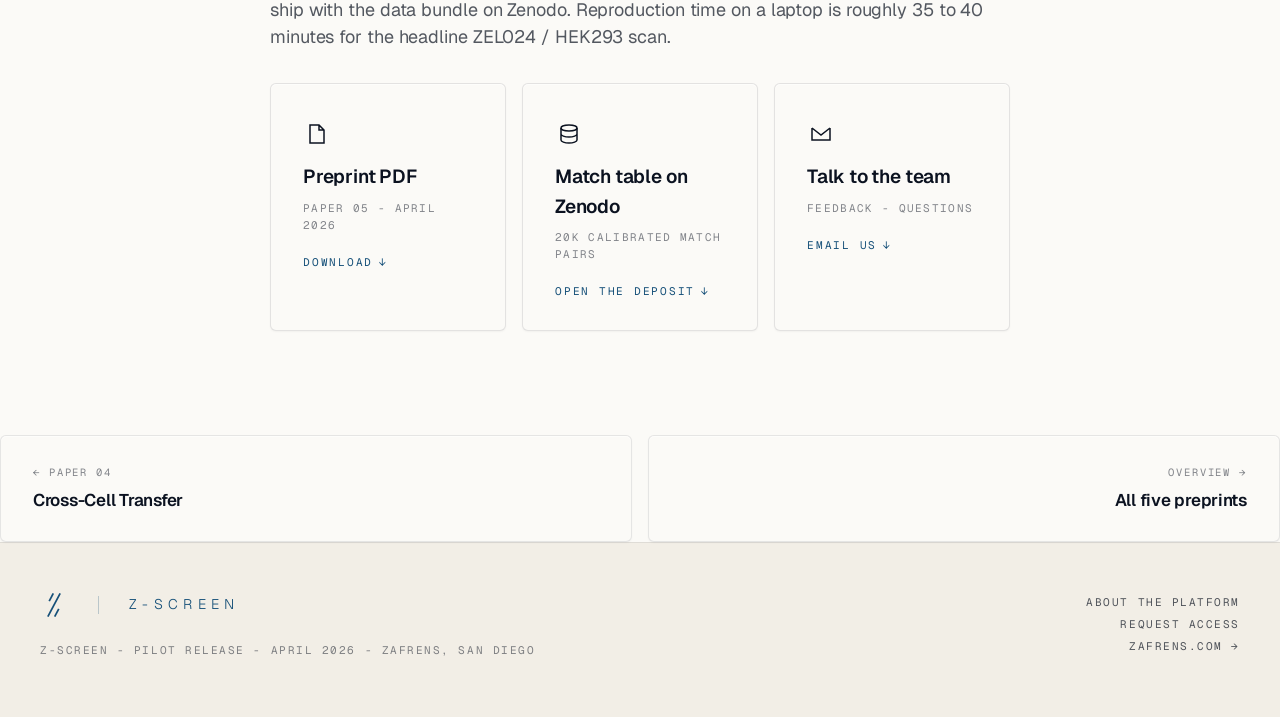
<file: docs/paper-05-causal-genchem.html>
<!DOCTYPE html>
<html lang="en">
<head>
<meta charset="utf-8">
<meta name="viewport" content="width=device-width, initial-scale=1">
<title>Paper 05 - Mechanism Map - Z-Screen Pilot Release</title>
<meta name="robots" content="noindex, nofollow">
<link rel="icon" type="image/svg+xml" href="assets/favicon.svg">
<link rel="stylesheet" href="assets/zafrens-brand.css?v=1777800000000">
<link rel="stylesheet" href="assets/site.css?v=1777800000000">
</head>
<body>

<nav class="topnav">
  <div class="wrap topnav-inner">
    <a class="topnav-brand" href="index.html">
      <img src="assets/zafrens-mark-steel.svg" alt="">
      <span class="divider"></span>
      <span class="name">Z-Screen</span>
    </a>
    <div class="topnav-papers">
      <a href="paper-01-activeseq.html">01 ActiveSeq</a>
      <a href="paper-02-generative-chemistry.html">02 Generative Chem</a>
      <a href="paper-03-generalization-ladder.html">03 Generalization</a>
      <a href="paper-04-cross-cell-transfer.html">04 Cross-Cell</a>
      <a href="paper-05-causal-genchem.html" class="active">05 Mechanism Map</a>
    </div>
  </div>
</nav>

<header class="paper-hero">
  <div class="wrap-narrow">
    <div class="crumb">
      <a href="index.html">Z-Screen Pilot Release</a><span class="sep">/</span> Preprints <span class="sep">/</span> Paper 05
    </div>
    <div class="pnum">PAPER 05 - Mechanism Map</div>
    <h1>Small molecules can be searched against combinatorial CRISPR biology.</h1>
    <p class="paper-lede">Phenotypic screens find interesting compounds before anyone knows what they do. A small molecule can influence several targets or pathways at once. These layered effects allow drugging of complex biology, but follow-up becomes challenging without a ranked view of possible mechanism axes. Paper 05 compares small-molecule transcriptome fingerprints with public CRISPR states, including paired CRISPR edits, to generate calibrated mechanism hypotheses for validation.</p>

    <div class="hero-actions">
      <a class="btn-primary" href="pdfs/zscreen-paper-05-causal-reasoning.pdf">
        <svg viewBox="0 0 24 24" aria-hidden="true"><path d="M12 4v12m-5-5l5 5 5-5M5 21h14"/></svg>
        Download Preprint PDF
      </a>
      <a class="btn-secondary" href="https://zenodo.org/records/" target="_blank" rel="noopener">
        Data on Zenodo &rarr;
      </a>
    </div>

    <div class="hero-meta">
      Paper 05 <span class="dot">&middot;</span> April 2026 <span class="dot">&middot;</span> CC-BY 4.0
    </div>
  </div>

  <div class="wrap-narrow">
    <div class="hero-figure">
      <svg viewBox="0 0 800 420" style="width:100%;height:auto;display:block;">
        <g font-family="JetBrains Mono, monospace" fill="#7eb9e0" font-size="11" letter-spacing="2">
          <text x="32" y="38">CALIBRATED CHEMISTRY-TO-CRISPR HITS - NET Z-SCORE</text>
        </g>

        <g transform="translate(180,80)">
          <line x1="0" y1="0" x2="0" y2="280" stroke="#7eb9e0" stroke-opacity="0.3"/>

          <!-- Hit 1: ZEL024 chemistry -> EFR3A (recurrence anchor, top of leaderboard) -->
          <g transform="translate(0,16)">
            <rect x="0" y="0" width="600" height="22" fill="#7eb9e0"/>
            <text x="-8" y="16" font-family="JetBrains Mono, monospace" font-size="11" fill="#fbfaf7" fill-opacity="0.85" text-anchor="end">ZEL024 tuples &rarr; EFR3A</text>
            <text x="612" y="16" font-family="JetBrains Mono, monospace" font-size="12" fill="#7eb9e0">strong match</text>
            <text x="-8" y="32" font-family="JetBrains Mono, monospace" font-size="9" fill="#fbfaf7" fill-opacity="0.5" text-anchor="end">REACHED BY 7 DISTINCT CHEMISTRIES</text>
          </g>

          <!-- Hit 2: ZEL028-2 HEK293 -> ATP6V1A (CROSS-SYSTEM REDISCOVERY) -->
          <g transform="translate(0,72)">
            <rect x="0" y="0" width="663" height="22" fill="#f4a261"/>
            <text x="-8" y="16" font-family="JetBrains Mono, monospace" font-size="11" fill="#fbfaf7" fill-opacity="0.85" text-anchor="end">ZEL028-2 / HEK293 tuple &rarr; ATP6V1A</text>
            <text x="675" y="16" font-family="JetBrains Mono, monospace" font-size="12" fill="#f4a261">strong match</text>
          <text x="-8" y="32" font-family="JetBrains Mono, monospace" font-size="9" fill="#f4a261" fill-opacity="0.85" text-anchor="end">INDEPENDENT V-ATPase STATE SIGNAL</text>
          </g>

          <!-- Hit 3: BAY-293 -> ZW10 / V-ATPase (DISCOVERY) -->
          <g transform="translate(0,128)">
            <rect x="0" y="0" width="508" height="22" fill="#f4a261"/>
            <text x="-8" y="16" font-family="JetBrains Mono, monospace" font-size="11" fill="#fbfaf7" fill-opacity="0.85" text-anchor="end">BAY-293 (A549) &rarr; ZW10 / V-ATPase</text>
            <text x="520" y="16" font-family="JetBrains Mono, monospace" font-size="12" fill="#f4a261">strong match</text>
            <text x="-8" y="32" font-family="JetBrains Mono, monospace" font-size="9" fill="#fbfaf7" fill-opacity="0.5" text-anchor="end">DISCOVERY - q = 0.003</text>
          </g>

          <!-- Hit 4: MZ1 -> BRD4 (POSITIVE CONTROL) -->
          <g transform="translate(0,184)">
            <rect x="0" y="0" width="293" height="22" fill="#7eb9e0"/>
            <text x="-8" y="16" font-family="JetBrains Mono, monospace" font-size="11" fill="#fbfaf7" fill-opacity="0.85" text-anchor="end">MZ1 (matched THP1) &rarr; BRD4</text>
            <text x="305" y="16" font-family="JetBrains Mono, monospace" font-size="12" fill="#7eb9e0">top match</text>
            <text x="-8" y="32" font-family="JetBrains Mono, monospace" font-size="9" fill="#fbfaf7" fill-opacity="0.5" text-anchor="end">POSITIVE CONTROL - q = 0.015</text>
          </g>

          <!-- Hit 5: STC-15 -> IRF1 (DOWNSTREAM PROXY) -->
          <g transform="translate(0,240)">
            <rect x="0" y="0" width="131" height="22" fill="#fbfaf7" fill-opacity="0.6"/>
            <text x="-8" y="16" font-family="JetBrains Mono, monospace" font-size="11" fill="#fbfaf7" fill-opacity="0.85" text-anchor="end">STC-15 (matched THP1) &rarr; IRF1</text>
            <text x="143" y="16" font-family="JetBrains Mono, monospace" font-size="12" fill="#fbfaf7" fill-opacity="0.85">pathway match</text>
            <text x="-8" y="32" font-family="JetBrains Mono, monospace" font-size="9" fill="#fbfaf7" fill-opacity="0.5" text-anchor="end">DOWNSTREAM PROXY - q = 0.045</text>
          </g>

          <text x="0" y="308" font-family="JetBrains Mono, monospace" font-size="9" fill="#fbfaf7" fill-opacity="0.45">HEADLINE SCAN: 1,276 CHEMISTRIES LINKED TO 1,714 DISTINCT CRISPR PROGRAMS</text>
          <text x="0" y="324" font-family="JetBrains Mono, monospace" font-size="9" fill="#f4a261" fill-opacity="0.85">ORANGE: TWO INDEPENDENT V-ATPase STATE SIGNALS - BAY-293 IN A549, ZEL028-2 TUPLE IN HEK293</text>
        </g>
      </svg>
      <div class="figcaption">Hero figure - Compound RNA fingerprints can be searched against CRISPR perturbation states to produce calibrated mechanism hypotheses.</div>
    </div>
  </div>
</header>

<section>
  <div class="wrap-narrow">
    <div class="tldr">
      <div class="label">TL;DR</div>
    <p>Each compound produces an RNA fingerprint. Each gene perturbation in a public CRISPR atlas produces an RNA fingerprint too. Paper 05 puts those two dictionaries in the same search frame. The headline scan returned calibrated CRISPR-like hypotheses for 1,276 chemical tuples. Known controls behaved as they should, and two independent observations pointed to a shared V-ATPase/trafficking state hypothesis.</p>
    </div>
  </div>
</section>

<section>
  <div class="wrap two-col">
    <div class="col-label">Why it matters</div>
    <div class="col-body">
      <p>Phenotypic discovery is powerful because it can find compounds from function alone, even when the target is unknown. The cost of that strength is the next bottleneck: once a hit appears, teams can spend months figuring out what the compound is actually doing.</p>
      <p>A CRISPR atlas is essentially a dictionary of cell states. Each entry describes what the cell looks like when a gene is knocked out or activated. If a compound produces a similar RNA state, that entry is a candidate mechanism axis. Z-Screen makes the search practical because the hypothesis lands attached to a specific combinatorial molecule and its building-block recipe.</p>
    </div>
  </div>
</section>

<section>
  <div class="wrap two-col">
    <div class="col-label">What we did</div>
    <div class="col-body">
      <p>We converted Z-Screen compound responses and public CRISPR perturbations into comparable ranked gene signatures, then asked which CRISPR state each compound most resembled.</p>
      <p>The headline scan compared 8,599 ZEL024 / HEK293 chemistry tuples against 8,603 Replogle K562 CRISPR knockout signatures, with the top matches calibrated against matched random gene sets. Additional checks used Norman CRISPR-activation doubles and matched THP1 CRISPR controls.</p>
      <p>The underlying questions were practical. Does full-molecule resolution actually matter. Do known controls recover known biology. Is the leaderboard dominated by a few generic hubs. Do unannotated compounds produce plausible hypotheses. Does the chemistry follow the logic of genetic combinations.</p>
    </div>
  </div>
</section>

<section>
  <div class="wrap">
    <div class="section-title-row">
      <div>
        <div class="eyebrow">What we found</div>
        <h2 style="margin-top:12px;max-width:26ch;">Nine lines of evidence for a chemical-genetic search map.</h2>
      </div>
    </div>

    <div class="findings">
      <div class="finding">
        <div class="fnum">FINDING 01</div>
        <h4>The headline scan produces a broad calibrated hypothesis table.</h4>
        <p>The ZEL024 / HEK293 scan linked 1,276 distinct chemical tuples to 1,714 distinct CRISPR programs at the calibrated threshold. The matches concentrated on interpretable biology: DNA replication, mitochondrial function, trafficking, and RNA surveillance.</p>
        <div class="stat-callout"><span class="v">1,276 / 1,714</span><span class="k">Chemistries / CRISPR programs</span></div>
      </div>
      <div class="finding">
        <div class="fnum">FINDING 02</div>
        <h4>A known BRD4 degrader points back to BRD4.</h4>
        <p>MZ1 is designed to degrade BRD4. Against a matched THP1 CRISPR panel, BRD4 came back as the top calibrated match, with neighboring programs consistent with BRD4 biology.</p>
        <div class="stat-callout"><span class="v">BRD4</span><span class="k">Top matched-cell hit for MZ1</span></div>
      </div>
      <div class="finding">
        <div class="fnum">FINDING 03</div>
        <h4>BAY-293 surfaces biology beyond its primary annotation.</h4>
        <p>BAY-293 is annotated as an SOS1 inhibitor. Its Z-Screen RNA state pointed to a coherent V-ATPase and vesicle-trafficking neighborhood. Surfacing this kind of secondary biology is one of the things a phenotypic platform should be doing.</p>
        <div class="stat-callout"><span class="v">V-ATPase</span><span class="k">BAY-293 discovery signal</span></div>
      </div>
      <div class="finding">
        <div class="fnum">FINDING 04</div>
        <h4>Chemical signatures follow genetic-combination logic.</h4>
        <p>The Norman atlas contains paired gene perturbations. Z-Screen tuple scores tracked the expected relationship between each double and its two singles, and the pattern repeated in a second library across three cell lines. The map is reading structured biology, not noise.</p>
        <div class="stat-callout"><span class="v">12 / 12</span><span class="k">ZEL028-2 panels reproduce - 90.8 to 100% of Norman doubles significant</span></div>
      </div>
      <div class="finding">
        <div class="fnum">FINDING 05</div>
        <h4>Generic CRISPR hubs are flagged, not hidden.</h4>
        <p>Some CRISPR perturbations match many states because they are broadly responsive. After removing the 50 most recurrent programs, the table still showed broad chemistry and CRISPR diversity. The headline is not being carried by a handful of generic hubs.</p>
        <div class="stat-callout"><span class="v">1,236 / 1,664</span><span class="k">After removing common hubs</span></div>
      </div>
      <div class="finding">
        <div class="fnum">FINDING 06</div>
        <h4>Known targets recover when the biology makes them visible.</h4>
        <p>Documented targets were enriched in genome-wide rankings, but not universally recovered. The misses are informative: a drug can act through a target without producing a knockout-like RNA state in that particular cell context.</p>
        <div class="stat-callout"><span class="v">12 / 29</span><span class="k">Documented targets in top 15%</span></div>
      </div>
      <div class="finding">
        <div class="fnum">FINDING 07</div>
        <h4>A second library produces a stricter shortlist.</h4>
        <p>ZEL028-2 had shallower per-tuple coverage, so the analysis leaned on independent chemistry subsets as supporting evidence. Two non-hub candidates cleared the strictest corroborated tier (HEK293 ATP6V1A and A549 FKBP9), with a broader follow-up queue behind them.</p>
        <div class="stat-callout"><span class="v">2 + 11</span><span class="k">Strict shortlist + broader queue</span></div>
      </div>
      <div class="finding" style="grid-column: 1 / -1;">
        <div class="fnum">FINDING 08</div>
        <h4>Two unrelated paths converge on V-ATPase biology.</h4>
        <p>This is the strongest internal validation signal. BAY-293 in A549 pointed to V-ATPase and trafficking biology. Separately, an unrelated ZEL028-2 tuple in HEK293 surfaced ATP6V1A with independent subset support. Different chemistry, different cell context, same biological neighborhood.</p>
        <div class="stat-callout"><span class="v">2 PATHS</span><span class="k">BAY-293 / A549 + ZEL028-2 / HEK293 - one V-ATPase state hypothesis</span></div>
      </div>
      <div class="finding" style="grid-column: 1 / -1;">
        <div class="fnum">FINDING 09</div>
        <h4>The scan works again in a second chemical grammar.</h4>
        <p>ZEL028-2 reproduced several themes from the headline library across three cell lines, including RNA-processing and mitochondrial-translation programs. Tuple coverage was shallower here, so we treat these as a ranked chemistry-resolved leaderboard, not finished mechanism calls.</p>
        <div class="stat-callout"><span class="v">943 / 285</span><span class="k">Second-library chemistry / programs</span></div>
      </div>
    </div>
  </div>
</section>

<section style="background:var(--zf-bone);">
  <div class="wrap-narrow">
    <div class="eyebrow">What this enables</div>
    <h2 style="margin-top:12px;max-width:26ch;">A two-way search between genetic state and chemistry.</h2>
    <p style="margin-top:24px;font-size:18px;line-height:1.65;color:rgba(11,18,32,0.78);max-width:62ch;">A team starting from functional genomics can query a desired genetic state and ask for chemistry that pushes cells toward the same RNA program. A team starting from a phenotypic hit can ask the opposite question: which gene perturbations does this hit most resemble. The pilot does not replace target validation. It does turn the first day of mechanism work into a calibrated, chemistry-resolved hypothesis list instead of a blank page.</p>
  </div>
</section>

<section>
  <div class="wrap-narrow">
    <div class="eyebrow">Access</div>
    <h2 style="margin-top:12px;">Preprint, data, and analysis repo.</h2>
    <p style="margin-top:18px;color:rgba(11,18,32,0.7);max-width:60ch;">Public release. The chemistry-to-CRISPR match table and full reproduction pipeline ship with the data bundle on Zenodo. Reproduction time on a laptop is roughly 35 to 40 minutes for the headline ZEL024 / HEK293 scan.</p>

    <div class="downloads" style="margin-top:32px;">
      <a class="dl" href="pdfs/zscreen-paper-05-causal-reasoning.pdf">
        <div class="dl-icon"><svg viewBox="0 0 24 24" fill="none" stroke="currentColor" stroke-width="1.5"><path d="M14 3v5h5M5 21V3h9l5 5v13z"/></svg></div>
        <div class="dl-title">Preprint PDF</div>
        <div class="dl-meta">Paper 05 - April 2026</div>
        <div class="dl-cta">Download</div>
      </a>
      <a class="dl" href="https://zenodo.org/records/19958915" target="_blank" rel="noopener">
        <div class="dl-icon"><svg viewBox="0 0 24 24" fill="none" stroke="currentColor" stroke-width="1.5"><ellipse cx="12" cy="6" rx="8" ry="3"/><path d="M4 6v6c0 1.6 3.6 3 8 3s8-1.4 8-3V6M4 12v6c0 1.6 3.6 3 8 3s8-1.4 8-3v-6"/></svg></div>
        <div class="dl-title">Match table on Zenodo</div>
        <div class="dl-meta">20K calibrated match pairs</div>
        <div class="dl-cta">Open the deposit</div>
      </a>
      <a class="dl" href="mailto:z-screen@zafrens.com?subject=Paper%2005%20-%20Mechanism%20Map%20-%20feedback">
        <div class="dl-icon"><svg viewBox="0 0 24 24" fill="none" stroke="currentColor" stroke-width="1.5"><path d="M3 6l9 7 9-7M3 6v12h18V6"/></svg></div>
        <div class="dl-title">Talk to the team</div>
        <div class="dl-meta">Feedback - questions</div>
        <div class="dl-cta">Email us</div>
      </a>
    </div>
  </div>
</section>

<nav class="paper-nav">
  <a href="paper-04-cross-cell-transfer.html" class="prev">
    <span class="label">← Paper 04</span>
    <span class="ttl">Cross-Cell Transfer</span>
  </a>
  <a href="index.html" class="next">
    <span class="label">Overview →</span>
    <span class="ttl">All five preprints</span>
  </a>
</nav>

<footer class="site-footer">
  <div class="wrap row">
    <div>
      <span class="zf-lockup" style="font-size:24px;color:var(--zf-steel);">
        <img src="assets/zafrens-mark-steel.svg" alt="" style="height:28px;width:auto;">
        <span class="zf-lockup__divider" style="height:18px;"></span>
        <span class="zf-wordmark" style="font-size:14px;">Z-Screen</span>
      </span>
      <div class="meta" style="margin-top:14px;">Z-Screen - Pilot Release - April 2026 - Zafrens, San Diego</div>
    </div>
    <div class="meta" style="text-align:right;line-height:2;">
      <a href="platform.html">About the platform</a><br>
      <a href="index.html#access">Request access</a><br>
      <a href="https://zafrens.com" target="_blank" rel="noopener">zafrens.com &rarr;</a>
    </div>
  </div>
</footer>

</body>
</html>
</file>
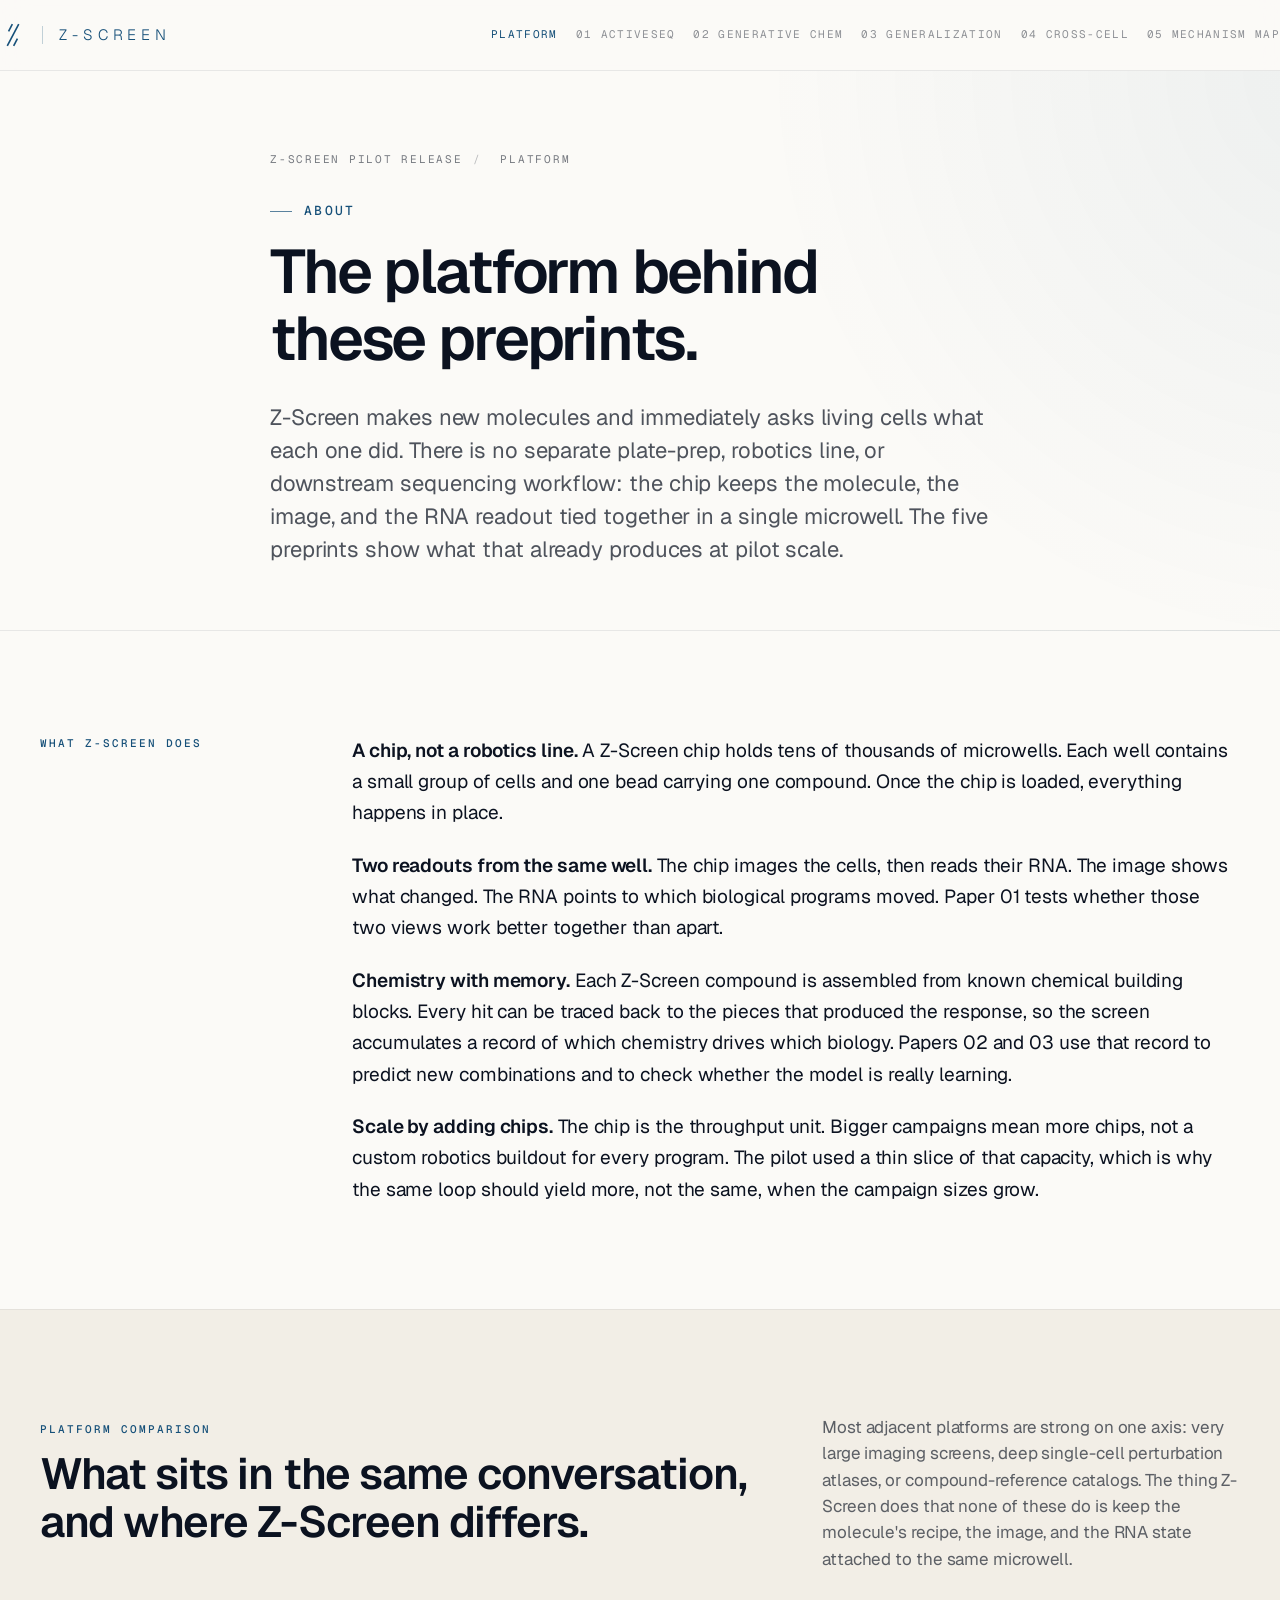
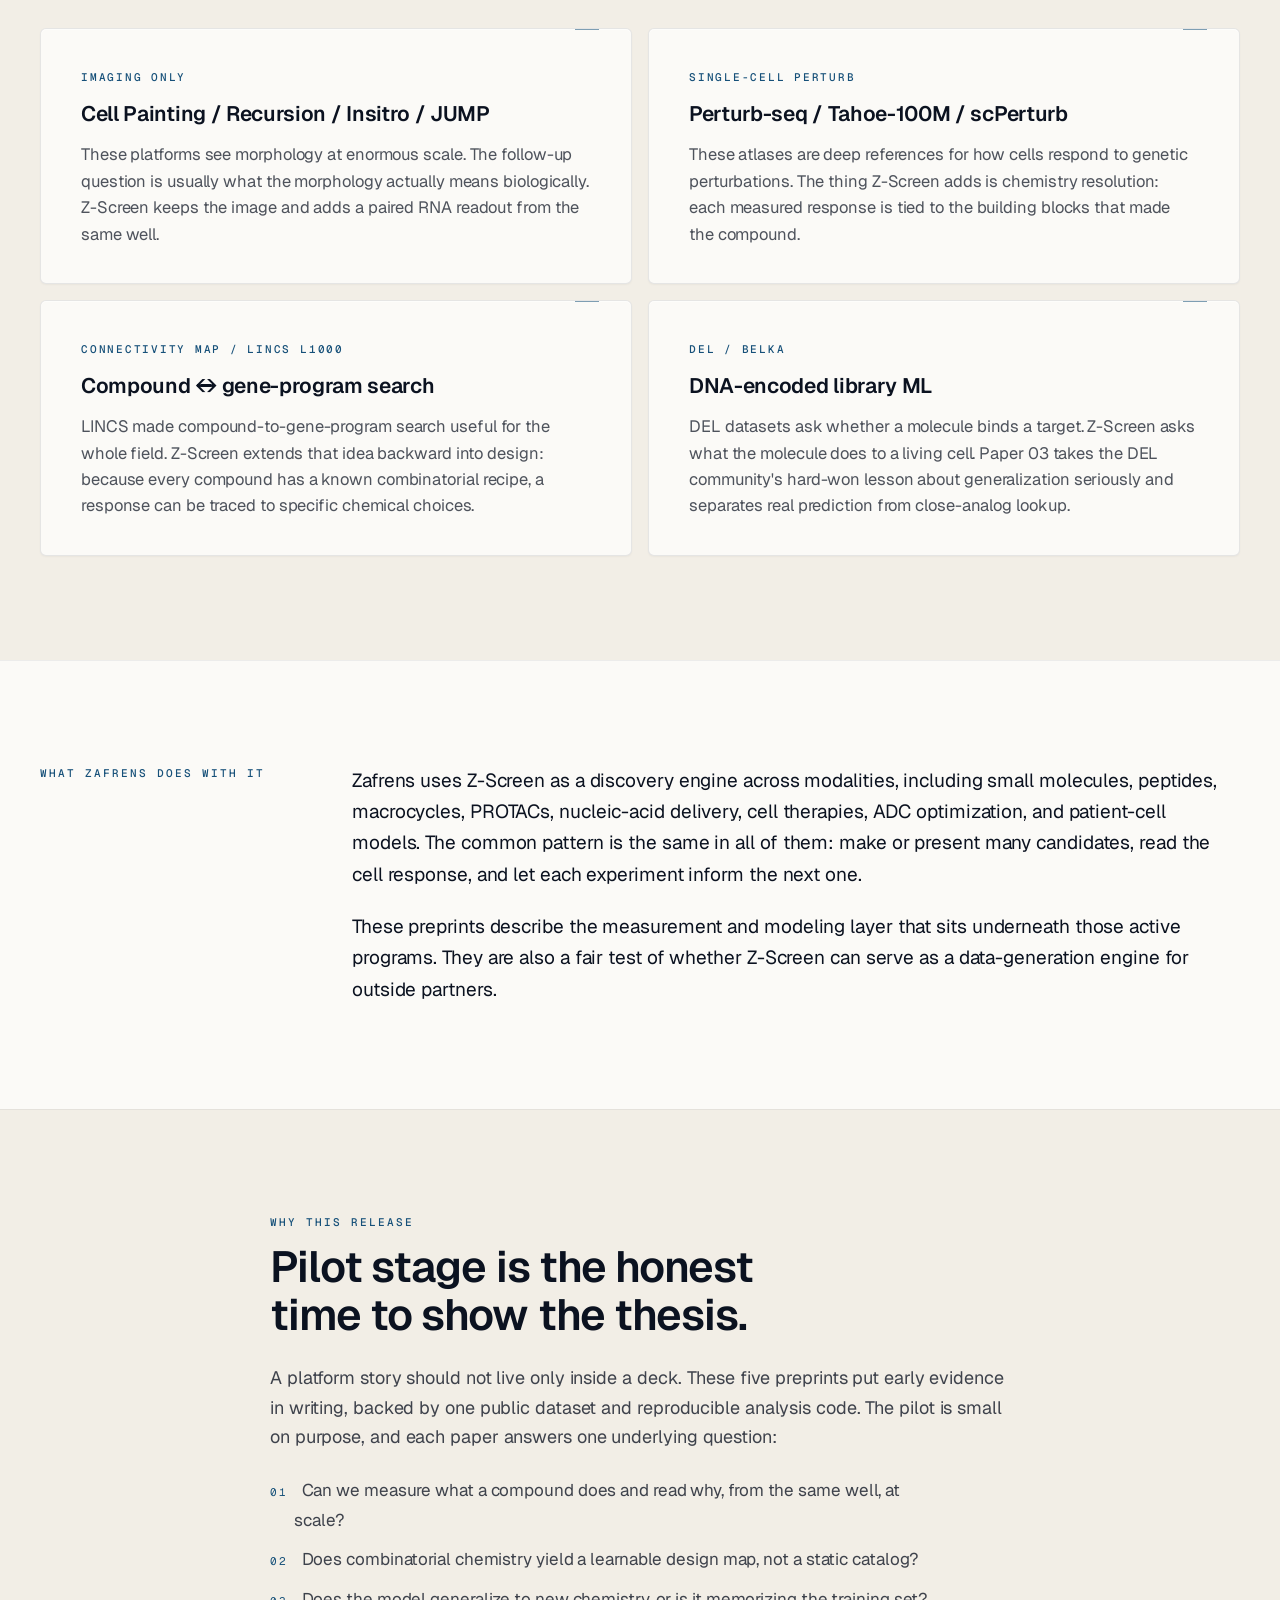
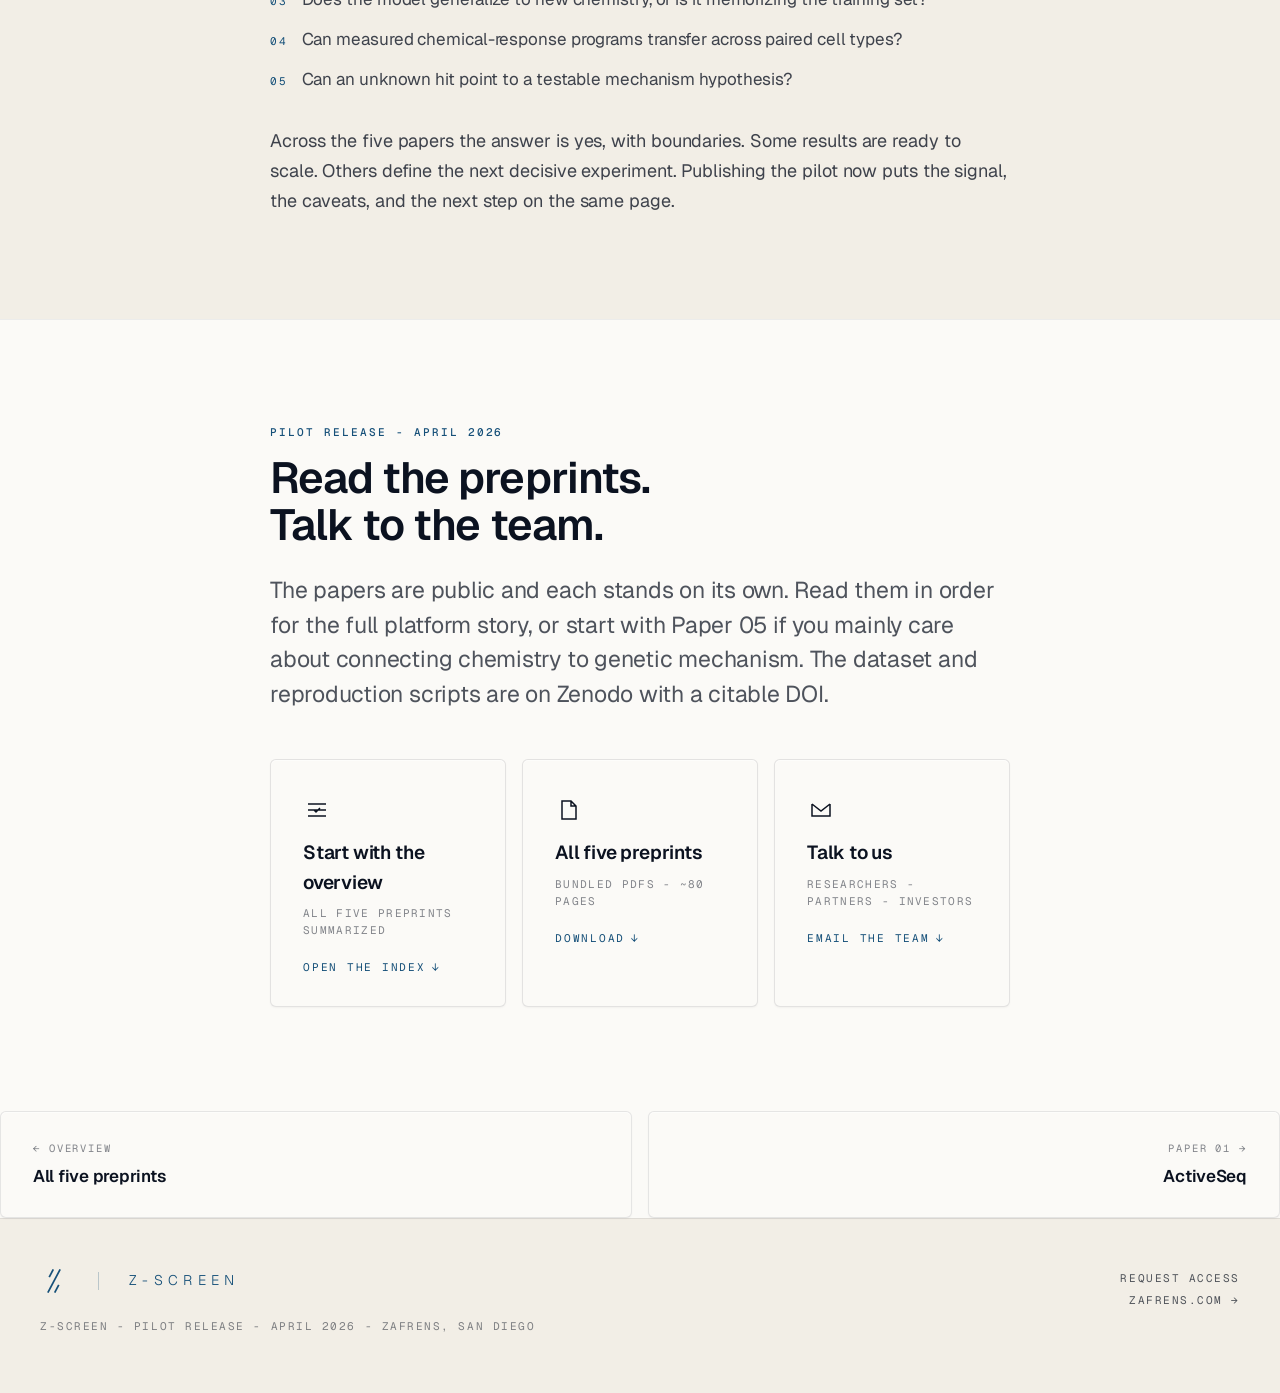
<file: docs/platform.html>
<!DOCTYPE html>
<html lang="en">
<head>
<meta charset="utf-8">
<meta name="viewport" content="width=device-width, initial-scale=1">
<title>Platform - Z-Screen Pilot Release - Zafrens</title>
<meta name="description" content="What Z-Screen is, how it works, and why the pilot preprints matter.">
<meta name="robots" content="noindex, nofollow">
<link rel="icon" type="image/svg+xml" href="assets/favicon.svg">
<link rel="stylesheet" href="assets/zafrens-brand.css?v=1777800000000">
<link rel="stylesheet" href="assets/site.css?v=1777800000000">
</head>
<body>

<nav class="topnav">
  <div class="wrap topnav-inner">
    <a class="topnav-brand" href="index.html">
      <img src="assets/zafrens-mark-steel.svg" alt="">
      <span class="divider"></span>
      <span class="name">Z-Screen</span>
    </a>
    <div class="topnav-papers">
      <a href="platform.html" class="active">Platform</a>
      <a href="paper-01-activeseq.html">01 ActiveSeq</a>
      <a href="paper-02-generative-chemistry.html">02 Generative Chem</a>
      <a href="paper-03-generalization-ladder.html">03 Generalization</a>
      <a href="paper-04-cross-cell-transfer.html">04 Cross-Cell</a>
      <a href="paper-05-causal-genchem.html">05 Mechanism Map</a>
    </div>
  </div>
</nav>

<header class="paper-hero">
  <div class="wrap-narrow">
    <div class="crumb">
      <a href="index.html">Z-Screen Pilot Release</a><span class="sep">/</span> Platform
    </div>
    <div class="pnum">ABOUT</div>
    <h1>The platform behind these preprints.</h1>
    <p class="paper-lede">Z-Screen makes new molecules and immediately asks living cells what each one did. There is no separate plate-prep, robotics line, or downstream sequencing workflow: the chip keeps the molecule, the image, and the RNA readout tied together in a single microwell. The five preprints show what that already produces at pilot scale.</p>
  </div>
</header>

<section>
  <div class="wrap two-col">
    <div class="col-label">What Z-Screen does</div>
    <div class="col-body">
      <p><strong style="font-weight:600;">A chip, not a robotics line.</strong> A Z-Screen chip holds tens of thousands of microwells. Each well contains a small group of cells and one bead carrying one compound. Once the chip is loaded, everything happens in place.</p>
      <p><strong style="font-weight:600;">Two readouts from the same well.</strong> The chip images the cells, then reads their RNA. The image shows what changed. The RNA points to which biological programs moved. Paper 01 tests whether those two views work better together than apart.</p>
      <p><strong style="font-weight:600;">Chemistry with memory.</strong> Each Z-Screen compound is assembled from known chemical building blocks. Every hit can be traced back to the pieces that produced the response, so the screen accumulates a record of which chemistry drives which biology. Papers 02 and 03 use that record to predict new combinations and to check whether the model is really learning.</p>
      <p><strong style="font-weight:600;">Scale by adding chips.</strong> The chip is the throughput unit. Bigger campaigns mean more chips, not a custom robotics buildout for every program. The pilot used a thin slice of that capacity, which is why the same loop should yield more, not the same, when the campaign sizes grow.</p>
    </div>
  </div>
</section>

<section style="background:var(--zf-bone);">
  <div class="wrap">
    <div class="section-title-row">
      <div>
        <div class="eyebrow">Platform comparison</div>
        <h2 style="margin-top:12px;max-width:24ch;">What sits in the same conversation, and where Z-Screen differs.</h2>
      </div>
      <div class="section-aside">
        <p>Most adjacent platforms are strong on one axis: very large imaging screens, deep single-cell perturbation atlases, or compound-reference catalogs. The thing Z-Screen does that none of these do is keep the molecule's recipe, the image, and the RNA state attached to the same microwell.</p>
      </div>
    </div>

    <div class="findings">
      <div class="finding">
        <div class="fnum">IMAGING ONLY</div>
        <h4>Cell Painting / Recursion / Insitro / JUMP</h4>
        <p>These platforms see morphology at enormous scale. The follow-up question is usually what the morphology actually means biologically. Z-Screen keeps the image and adds a paired RNA readout from the same well.</p>
      </div>
      <div class="finding">
        <div class="fnum">SINGLE-CELL PERTURB</div>
        <h4>Perturb-seq / Tahoe-100M / scPerturb</h4>
        <p>These atlases are deep references for how cells respond to genetic perturbations. The thing Z-Screen adds is chemistry resolution: each measured response is tied to the building blocks that made the compound.</p>
      </div>
      <div class="finding">
        <div class="fnum">CONNECTIVITY MAP / LINCS L1000</div>
        <h4>Compound &harr; gene-program search</h4>
        <p>LINCS made compound-to-gene-program search useful for the whole field. Z-Screen extends that idea backward into design: because every compound has a known combinatorial recipe, a response can be traced to specific chemical choices.</p>
      </div>
      <div class="finding">
        <div class="fnum">DEL / BELKA</div>
        <h4>DNA-encoded library ML</h4>
        <p>DEL datasets ask whether a molecule binds a target. Z-Screen asks what the molecule does to a living cell. Paper 03 takes the DEL community's hard-won lesson about generalization seriously and separates real prediction from close-analog lookup.</p>
      </div>
    </div>
  </div>
</section>

<section>
  <div class="wrap two-col">
    <div class="col-label">What Zafrens does with it</div>
    <div class="col-body">
      <p>Zafrens uses Z-Screen as a discovery engine across modalities, including small molecules, peptides, macrocycles, PROTACs, nucleic-acid delivery, cell therapies, ADC optimization, and patient-cell models. The common pattern is the same in all of them: make or present many candidates, read the cell response, and let each experiment inform the next one.</p>
      <p>These preprints describe the measurement and modeling layer that sits underneath those active programs. They are also a fair test of whether Z-Screen can serve as a data-generation engine for outside partners.</p>
    </div>
  </div>
</section>

<section style="background:var(--zf-bone);">
  <div class="wrap-narrow">
    <div class="eyebrow">Why this release</div>
    <h2 style="margin-top:12px;max-width:26ch;">Pilot stage is the honest time to show the thesis.</h2>
    <p style="margin-top:24px;font-size:18px;line-height:1.65;color:rgba(11,18,32,0.78);max-width:62ch;">A platform story should not live only inside a deck. These five preprints put early evidence in writing, backed by one public dataset and reproducible analysis code. The pilot is small on purpose, and each paper answers one underlying question:</p>
    <ul style="margin-top:24px;font-size:17px;line-height:1.75;color:rgba(11,18,32,0.78);max-width:62ch;list-style:none;padding-left:0;">
      <li style="padding-left:24px;text-indent:-24px;"><span style="font-family:var(--zf-font-mono);font-size:11px;letter-spacing:0.16em;color:var(--zf-steel);margin-right:14px;text-transform:uppercase;">01</span>Can we measure what a compound does and read why, from the same well, at scale?</li>
      <li style="padding-left:24px;text-indent:-24px;margin-top:10px;"><span style="font-family:var(--zf-font-mono);font-size:11px;letter-spacing:0.16em;color:var(--zf-steel);margin-right:14px;text-transform:uppercase;">02</span>Does combinatorial chemistry yield a learnable design map, not a static catalog?</li>
      <li style="padding-left:24px;text-indent:-24px;margin-top:10px;"><span style="font-family:var(--zf-font-mono);font-size:11px;letter-spacing:0.16em;color:var(--zf-steel);margin-right:14px;text-transform:uppercase;">03</span>Does the model generalize to new chemistry, or is it memorizing the training set?</li>
      <li style="padding-left:24px;text-indent:-24px;margin-top:10px;"><span style="font-family:var(--zf-font-mono);font-size:11px;letter-spacing:0.16em;color:var(--zf-steel);margin-right:14px;text-transform:uppercase;">04</span>Can measured chemical-response programs transfer across paired cell types?</li>
      <li style="padding-left:24px;text-indent:-24px;margin-top:10px;"><span style="font-family:var(--zf-font-mono);font-size:11px;letter-spacing:0.16em;color:var(--zf-steel);margin-right:14px;text-transform:uppercase;">05</span>Can an unknown hit point to a testable mechanism hypothesis?</li>
    </ul>
    <p style="margin-top:32px;font-size:18px;line-height:1.65;color:rgba(11,18,32,0.78);max-width:62ch;">Across the five papers the answer is yes, with boundaries. Some results are ready to scale. Others define the next decisive experiment. Publishing the pilot now puts the signal, the caveats, and the next step on the same page.</p>
  </div>
</section>

<section>
  <div class="wrap-narrow">
    <div class="eyebrow">Pilot release - April 2026</div>
    <h2 style="margin-top:12px;max-width:24ch;">Read the preprints. Talk to the team.</h2>
    <p class="lede" style="margin-top:24px;max-width:60ch;">The papers are public and each stands on its own. Read them in order for the full platform story, or start with Paper 05 if you mainly care about connecting chemistry to genetic mechanism. The dataset and reproduction scripts are on Zenodo with a citable DOI.</p>

    <div class="downloads" style="margin-top:48px;">
      <a class="dl" href="index.html">
        <div class="dl-icon"><svg viewBox="0 0 24 24" fill="none" stroke="currentColor" stroke-width="1.5"><path d="M9 12l2 2 4-4M3 6h18M3 12h18M3 18h18"/></svg></div>
        <div class="dl-title">Start with the overview</div>
        <div class="dl-meta">All five preprints summarized</div>
        <div class="dl-cta">Open the index</div>
      </a>
      <a class="dl" href="pdfs/zscreen-pilot-release-bundle.pdf">
        <div class="dl-icon"><svg viewBox="0 0 24 24" fill="none" stroke="currentColor" stroke-width="1.5"><path d="M14 3v5h5M5 21V3h9l5 5v13z"/></svg></div>
        <div class="dl-title">All five preprints</div>
        <div class="dl-meta">Bundled PDFs - ~80 pages</div>
        <div class="dl-cta">Download</div>
      </a>
      <a class="dl" href="mailto:z-screen@zafrens.com?subject=Z-Screen%20Pilot%20Release%20-%20conversation">
        <div class="dl-icon"><svg viewBox="0 0 24 24" fill="none" stroke="currentColor" stroke-width="1.5"><path d="M3 6l9 7 9-7M3 6v12h18V6"/></svg></div>
        <div class="dl-title">Talk to us</div>
        <div class="dl-meta">Researchers - partners - investors</div>
        <div class="dl-cta">Email the team</div>
      </a>
    </div>
  </div>
</section>

<nav class="paper-nav">
  <a href="index.html" class="prev">
    <span class="label">&larr; Overview</span>
    <span class="ttl">All five preprints</span>
  </a>
  <a href="paper-01-activeseq.html" class="next">
    <span class="label">Paper 01 &rarr;</span>
    <span class="ttl">ActiveSeq</span>
  </a>
</nav>

<footer class="site-footer">
  <div class="wrap row">
    <div>
      <span class="zf-lockup" style="font-size:24px;color:var(--zf-steel);">
        <img src="assets/zafrens-mark-steel.svg" alt="" style="height:28px;width:auto;">
        <span class="zf-lockup__divider" style="height:18px;"></span>
        <span class="zf-wordmark" style="font-size:14px;">Z-Screen</span>
      </span>
      <div class="meta" style="margin-top:14px;">Z-Screen - Pilot Release - April 2026 - Zafrens, San Diego</div>
    </div>
    <div class="meta" style="text-align:right;line-height:2;">
      <a href="index.html#access">Request access</a><br>
      <a href="https://zafrens.com" target="_blank" rel="noopener">zafrens.com &rarr;</a>
    </div>
  </div>
</footer>

</body>
</html>
</file>
<file: docs/assets/zafrens-brand.css>
/* Zafrens brand tokens */
@import url('https://fonts.googleapis.com/css2?family=Geist:wght@300;400;500;600;700&family=Geist+Mono:wght@400;500&display=swap');

:root {
  --zf-steel: #165079;
  --zf-night: #0B1220;
  --zf-paper: #FBFAF7;
  --zf-bone:  #F2EEE6;

  --zf-font-wordmark: 'Geist', system-ui, -apple-system, sans-serif;
  --zf-font-ui:       'Geist', system-ui, -apple-system, sans-serif;
  --zf-font-mono:     'Geist Mono', ui-monospace, monospace;

  --zf-wordmark-weight:   300;
  --zf-wordmark-tracking: 0.38em;
  --zf-wordmark-transform: uppercase;
}

.zf-wordmark {
  font-family: var(--zf-font-wordmark);
  font-weight: var(--zf-wordmark-weight);
  letter-spacing: var(--zf-wordmark-tracking);
  text-transform: var(--zf-wordmark-transform);
  color: var(--zf-steel);
}

.zf-lockup {
  display: inline-flex;
  align-items: center;
  gap: 1.25em;
}
.zf-lockup__divider {
  width: 1px;
  height: 0.6em;
  background: currentColor;
  opacity: 0.25;
}
</file>
<file: docs/assets/site.css>
/* ============================================================
   Z-Screen Pilot Release - site styles
   Built on Zafrens brand tokens (zafrens-brand.css)
   ============================================================ */

@import url('https://fonts.googleapis.com/css2?family=Inter+Tight:wght@300;400;500;600;700&family=JetBrains+Mono:wght@400;500&display=swap');

* { margin: 0; padding: 0; box-sizing: border-box; }

html { -webkit-font-smoothing: antialiased; text-rendering: optimizeLegibility; }

body {
  font-family: var(--zf-font-ui);
  background: var(--zf-paper);
  color: var(--zf-night);
  font-size: 17px;
  line-height: 1.55;
  font-weight: 400;
  letter-spacing: -0.005em;
}

/* ---------- Layout ---------- */

.wrap { max-width: 1180px; margin: 0 auto; padding: 0 32px; }
.wrap-narrow { max-width: 760px; margin: 0 auto; padding: 0 32px; }

@media (max-width: 640px) {
  .wrap, .wrap-narrow { padding: 0 20px; }
  body { font-size: 16px; }
}

/* ---------- Top nav ---------- */

.topnav {
  border-bottom: 1px solid rgba(11,18,32,0.08);
  position: sticky;
  top: 0;
  z-index: 50;
  backdrop-filter: saturate(140%) blur(8px);
  background: rgba(251,250,247,0.92);
}
.topnav-inner {
  display: flex;
  align-items: center;
  justify-content: space-between;
  padding: 18px 0;
  gap: 32px;
}
.topnav-brand { display: inline-flex; align-items: center; gap: 0.9em; color: var(--zf-steel); text-decoration: none; }
.topnav-brand img { height: 26px; width: auto; }
.topnav-brand .divider { width: 1px; height: 18px; background: currentColor; opacity: 0.25; }
.topnav-brand .name {
  font-family: var(--zf-font-wordmark);
  font-weight: 300;
  letter-spacing: 0.32em;
  text-transform: uppercase;
  font-size: 14px;
  color: var(--zf-steel);
}

.topnav-papers {
  display: flex;
  align-items: center;
  gap: 18px;
}
.topnav-papers a {
  font-family: var(--zf-font-mono);
  font-size: 11px;
  letter-spacing: 0.12em;
  text-transform: uppercase;
  text-decoration: none;
  color: var(--zf-night);
  opacity: 0.45;
  transition: opacity 0.15s;
}
.topnav-papers a:hover { opacity: 1; }
.topnav-papers a.active { opacity: 1; color: var(--zf-steel); }

@media (max-width: 900px) {
  .topnav-inner {
    flex-direction: column;
    align-items: stretch;
    gap: 0;
    padding: 12px 0 0;
  }
  .topnav-brand {
    align-self: flex-start;
    padding-bottom: 10px;
  }
  .topnav-papers {
    display: flex;
    flex-wrap: nowrap;
    overflow-x: auto;
    -webkit-overflow-scrolling: touch;
    scrollbar-width: none;
    gap: 18px;
    padding: 10px 0;
    border-top: 1px solid rgba(11,18,32,0.06);
    -webkit-mask-image: linear-gradient(to right, black 0, black calc(100% - 24px), transparent 100%);
            mask-image: linear-gradient(to right, black 0, black calc(100% - 24px), transparent 100%);
  }
  .topnav-papers::-webkit-scrollbar { display: none; }
  .topnav-papers a {
    flex-shrink: 0;
    white-space: nowrap;
  }
}

/* ---------- Type ---------- */

h1, h2, h3, h4 {
  font-family: var(--zf-font-ui);
  color: var(--zf-night);
  letter-spacing: -0.022em;
  line-height: 1.1;
  font-weight: 600;
  text-wrap: balance;
}

h1 { font-size: clamp(40px, 5.4vw, 68px); font-weight: 600; letter-spacing: -0.03em; }
h2 { font-size: clamp(28px, 3.4vw, 40px); font-weight: 600; }
h3 { font-size: 22px; font-weight: 600; letter-spacing: -0.015em; }
h4 { font-size: 16px; font-weight: 600; }

p { text-wrap: pretty; }
p + p { margin-top: 1em; }

a { color: var(--zf-steel); }

.eyebrow {
  font-family: var(--zf-font-mono);
  font-size: 11px;
  letter-spacing: 0.18em;
  text-transform: uppercase;
  color: var(--zf-steel);
  font-weight: 500;
}

.lede {
  font-size: clamp(19px, 1.8vw, 22px);
  line-height: 1.5;
  color: rgba(11,18,32,0.72);
  font-weight: 400;
  letter-spacing: -0.01em;
}

.muted { color: rgba(11,18,32,0.55); }
.tiny { font-size: 13px; }
.mono { font-family: var(--zf-font-mono); }

/* ---------- Hero (intro page) ---------- */

.hero {
  padding: 72px 0 80px;
  border-bottom: 1px solid rgba(11,18,32,0.08);
}
.hero h1 {
  margin-top: 18px;
  max-width: 16ch;
}
.hero .lede {
  margin-top: 28px;
  max-width: 56ch;
}

/* ---------- Stat strip ---------- */

.stat-strip {
  display: grid;
  grid-template-columns: repeat(4, 1fr);
  gap: 0;
  border-top: 1px solid rgba(11,18,32,0.1);
  border-bottom: 1px solid rgba(11,18,32,0.1);
  padding: 36px 0;
}
.stat-strip .stat {
  padding: 0 28px;
  border-right: 1px solid rgba(11,18,32,0.08);
}
.stat-strip .stat:first-child { padding-left: 0; }
.stat-strip .stat:last-child { border-right: 0; padding-right: 0; }

.stat .stat-num,
.stat .n {
  font-size: clamp(28px, 3vw, 38px);
  font-weight: 600;
  color: var(--zf-night);
  letter-spacing: -0.025em;
  line-height: 1;
  display: block;
}
.stat .stat-key,
.stat .l {
  font-family: var(--zf-font-mono);
  font-size: 11px;
  letter-spacing: 0.14em;
  text-transform: uppercase;
  color: rgba(11,18,32,0.55);
  margin-top: 12px;
  display: block;
}

@media (max-width: 720px) {
  .stat-strip { grid-template-columns: repeat(2, 1fr); gap: 24px 0; }
  .stat-strip .stat { padding: 0 20px; border-right: 1px solid rgba(11,18,32,0.08); }
  .stat-strip .stat:nth-child(2) { border-right: 0; }
  .stat-strip .stat:nth-child(2n+1) { padding-left: 0; }
  .stat-strip .stat:nth-child(2n) { padding-right: 0; }
}

/* ---------- Section ---------- */

section { padding: 72px 0; }
section.section-tight { padding: 48px 0; }
section + section { border-top: 1px solid rgba(11,18,32,0.08); }

.section-title-row {
  display: flex;
  align-items: baseline;
  justify-content: space-between;
  gap: 24px;
  margin-bottom: 40px;
}
.section-aside {
  max-width: 36ch;
  font-size: 15px;
  line-height: 1.55;
  color: rgba(11,18,32,0.65);
}

/* ---------- Paper grid (intro) ---------- */

.paper-grid {
  display: grid;
  grid-template-columns: repeat(2, 1fr);
  gap: 20px;
  background: transparent;
  border: 0;
}
@media (max-width: 760px) {
  .paper-grid { grid-template-columns: 1fr; gap: 16px; }
}

.paper-card {
  background:
    linear-gradient(180deg, var(--zf-paper) 0%, color-mix(in oklab, var(--zf-paper) 92%, var(--zf-bone) 8%) 100%);
  padding: 36px 36px 32px;
  text-decoration: none;
  color: inherit;
  display: flex;
  flex-direction: column;
  gap: 18px;
  position: relative;
  min-height: 320px;
  border: 1px solid rgba(11,18,32,0.09);
  border-radius: 6px;
  box-shadow:
    0 1px 0 rgba(255,255,255,0.6) inset,
    0 1px 2px rgba(11,18,32,0.04),
    0 8px 20px -12px rgba(11,18,32,0.10);
  transition:
    transform 0.25s cubic-bezier(.2,.7,.2,1),
    box-shadow 0.25s cubic-bezier(.2,.7,.2,1),
    border-color 0.2s,
    background 0.2s;
  overflow: hidden;
}
.paper-card .card-title + .card-summary { margin-top: 12px; }

/* Top-right corner mark — a mono crosshair-style ornament */
.paper-card::before {
  content: '';
  position: absolute;
  top: 14px; right: 14px;
  width: 14px; height: 14px;
  border-top: 1px solid rgba(22,80,121,0.45);
  border-right: 1px solid rgba(22,80,121,0.45);
  opacity: 0.7;
  transition: opacity 0.2s, transform 0.25s;
}
.paper-card:hover::before { opacity: 1; transform: translate(2px, -2px); }

.paper-card:hover {
  transform: translateY(-2px);
  border-color: rgba(22,80,121,0.35);
  box-shadow:
    0 1px 0 rgba(255,255,255,0.6) inset,
    0 2px 4px rgba(11,18,32,0.05),
    0 24px 40px -22px rgba(11,18,32,0.22);
}
.paper-card .card-num {
  font-family: var(--zf-font-mono);
  font-size: 11px;
  letter-spacing: 0.18em;
  color: var(--zf-steel);
  font-weight: 500;
}
.paper-card .card-title {
  font-size: 24px;
  font-weight: 600;
  letter-spacing: -0.02em;
  line-height: 1.2;
  color: var(--zf-night);
  text-wrap: balance;
  transition: color 0.2s;
}
.paper-card:hover .card-title { color: var(--zf-steel); }
.paper-card .card-summary {
  font-size: 15.5px;
  line-height: 1.55;
  color: rgba(11,18,32,0.7);
  flex: 1;
}
.paper-card .card-cta {
  font-family: var(--zf-font-mono);
  font-size: 11px;
  letter-spacing: 0.16em;
  text-transform: uppercase;
  color: var(--zf-steel);
  display: inline-flex;
  align-items: center;
  gap: 8px;
  margin-top: 8px;
  padding-top: 16px;
  border-top: 1px solid rgba(11,18,32,0.08);
}
.paper-card .card-cta::after {
  content: "\2192";
  transition: transform 0.2s;
  font-family: var(--zf-font-ui);
}
.paper-card:hover .card-cta::after { transform: translateX(4px); }

/* ---------- Paper hero (paper detail page) ---------- */

.paper-hero {
  padding: 64px 0 56px;
  border-bottom: 1px solid rgba(11,18,32,0.08);
}
.paper-hero .crumb {
  font-family: var(--zf-font-mono);
  font-size: 11px;
  letter-spacing: 0.16em;
  text-transform: uppercase;
  color: rgba(11,18,32,0.55);
  margin-bottom: 24px;
}
.paper-hero .crumb a { color: rgba(11,18,32,0.55); text-decoration: none; }
.paper-hero .crumb a:hover { color: var(--zf-steel); }
.paper-hero .crumb .sep { margin: 0 10px; opacity: 0.5; }
.paper-hero .pnum {
  font-family: var(--zf-font-mono);
  font-size: 13px;
  letter-spacing: 0.18em;
  color: var(--zf-steel);
  font-weight: 500;
  margin-bottom: 16px;
}
.paper-hero h1 {
  font-size: clamp(34px, 4.6vw, 56px);
  max-width: 22ch;
}
.paper-hero .paper-lede {
  margin-top: 28px;
  max-width: 60ch;
  font-size: clamp(18px, 1.5vw, 21px);
  line-height: 1.5;
  color: rgba(11,18,32,0.72);
}

/* ---------- Hero figure (per-paper data-viz) ---------- */

.hero-figure {
  margin-top: 48px;
  padding: 32px;
  background: var(--zf-night);
  color: var(--zf-paper);
  border-radius: 4px;
  position: relative;
  overflow: hidden;
}
.hero-figure .figcaption {
  font-family: var(--zf-font-mono);
  font-size: 11px;
  letter-spacing: 0.14em;
  text-transform: uppercase;
  color: rgba(251,250,247,0.55);
  margin-top: 24px;
}

/* ---------- TL;DR card ---------- */

.tldr {
  padding: 36px 40px;
  background: var(--zf-bone);
  border-left: 2px solid var(--zf-steel);
  margin: 0;
}
.tldr .label {
  font-family: var(--zf-font-mono);
  font-size: 11px;
  letter-spacing: 0.18em;
  text-transform: uppercase;
  color: var(--zf-steel);
  margin-bottom: 14px;
  font-weight: 500;
}
.tldr p {
  font-size: 19px;
  line-height: 1.55;
  color: var(--zf-night);
  letter-spacing: -0.005em;
}

/* ---------- Two-col layout ---------- */

.two-col {
  display: grid;
  grid-template-columns: 220px 1fr;
  gap: 56px;
  align-items: start;
}
@media (max-width: 800px) {
  .two-col { grid-template-columns: 1fr; gap: 16px; }
}
.two-col .col-label {
  font-family: var(--zf-font-mono);
  font-size: 11px;
  letter-spacing: 0.18em;
  text-transform: uppercase;
  color: var(--zf-steel);
  font-weight: 500;
  position: sticky;
  top: 90px;
}
.two-col .col-body p { font-size: 17.5px; line-height: 1.65; max-width: 68ch; }
.two-col .col-body p + p { margin-top: 1.1em; }

/* ---------- Findings grid ---------- */

.findings {
  display: grid;
  grid-template-columns: repeat(2, 1fr);
  gap: 16px;
  background: transparent;
  border: 0;
}
@media (max-width: 720px) {
  .findings { grid-template-columns: 1fr; gap: 14px; }
}
.finding {
  background: var(--zf-paper);
  padding: 32px 32px 28px;
  display: flex;
  flex-direction: column;
  gap: 12px;
  border: 1px solid rgba(11,18,32,0.09);
  border-radius: 6px;
  box-shadow:
    0 1px 0 rgba(255,255,255,0.6) inset,
    0 1px 2px rgba(11,18,32,0.04);
  position: relative;
  transition: transform 0.25s cubic-bezier(.2,.7,.2,1), box-shadow 0.25s, border-color 0.2s;
}
.finding::before {
  content: '';
  position: absolute;
  top: 0; right: 32px;
  width: 24px; height: 1px;
  background: var(--zf-steel);
  opacity: 0.55;
}
.finding:hover {
  transform: translateY(-1px);
  border-color: rgba(22,80,121,0.3);
  box-shadow:
    0 1px 0 rgba(255,255,255,0.6) inset,
    0 12px 24px -16px rgba(11,18,32,0.18);
}
.finding .fnum {
  font-family: var(--zf-font-mono);
  font-size: 11px;
  letter-spacing: 0.16em;
  color: var(--zf-steel);
  font-weight: 500;
}
.finding h4 {
  font-size: 19px;
  font-weight: 600;
  letter-spacing: -0.015em;
  line-height: 1.3;
  text-wrap: balance;
}
.finding p {
  color: rgba(11,18,32,0.72);
  font-size: 15.5px;
  line-height: 1.55;
}
.finding .stat-callout {
  margin-top: auto;
  padding-top: 16px;
  border-top: 1px solid rgba(11,18,32,0.08);
  display: flex;
  align-items: baseline;
  gap: 12px;
}
.finding .stat-callout .v {
  font-family: var(--zf-font-mono);
  font-size: 22px;
  font-weight: 500;
  color: var(--zf-steel);
  letter-spacing: -0.01em;
}
.finding .stat-callout .k {
  font-family: var(--zf-font-mono);
  font-size: 10.5px;
  letter-spacing: 0.14em;
  text-transform: uppercase;
  color: rgba(11,18,32,0.5);
}

/* ---------- Downloads ---------- */

.downloads {
  display: grid;
  grid-template-columns: repeat(3, 1fr);
  gap: 16px;
  background: transparent;
  border: 0;
}
@media (max-width: 720px) {
  .downloads { grid-template-columns: 1fr; gap: 14px; }
}
.dl {
  background: var(--zf-paper);
  padding: 28px 28px 24px;
  text-decoration: none;
  color: inherit;
  display: flex;
  flex-direction: column;
  gap: 8px;
  border: 1px solid rgba(11,18,32,0.1);
  border-radius: 6px;
  box-shadow:
    0 1px 0 rgba(255,255,255,0.6) inset,
    0 1px 2px rgba(11,18,32,0.04);
  transition: background 0.2s, color 0.2s, transform 0.25s cubic-bezier(.2,.7,.2,1), box-shadow 0.25s, border-color 0.2s;
}
.dl:hover {
  background: var(--zf-night);
  color: var(--zf-paper);
  transform: translateY(-2px);
  border-color: var(--zf-night);
  box-shadow: 0 18px 32px -18px rgba(11,18,32,0.4);
}
.dl:hover .dl-meta { color: rgba(251,250,247,0.6); }
.dl:hover .dl-cta { color: var(--zf-paper); }
.dl-icon {
  width: 28px; height: 28px;
  display: flex; align-items: center; justify-content: center;
  margin-bottom: 6px;
}
.dl-icon svg { width: 24px; height: 24px; }
.dl-title {
  font-size: 17px;
  font-weight: 600;
  letter-spacing: -0.01em;
}
.dl-meta {
  font-family: var(--zf-font-mono);
  font-size: 11px;
  letter-spacing: 0.12em;
  text-transform: uppercase;
  color: rgba(11,18,32,0.5);
}
.dl-cta {
  margin-top: 12px;
  font-family: var(--zf-font-mono);
  font-size: 11px;
  letter-spacing: 0.16em;
  text-transform: uppercase;
  color: var(--zf-steel);
  display: inline-flex;
  align-items: center;
  gap: 6px;
}
.dl-cta::after { content: "\2193"; }

/* ---------- Prev/next nav ---------- */

.paper-nav {
  display: grid;
  grid-template-columns: 1fr 1fr;
  gap: 16px;
  background: transparent;
  border: 0;
  margin-top: 0;
}
@media (max-width: 640px) { .paper-nav { grid-template-columns: 1fr; gap: 12px; } }
.paper-nav a {
  background: var(--zf-paper);
  padding: 28px 32px;
  text-decoration: none;
  color: inherit;
  display: flex;
  flex-direction: column;
  gap: 6px;
  border: 1px solid rgba(11,18,32,0.09);
  border-radius: 6px;
  box-shadow:
    0 1px 0 rgba(255,255,255,0.6) inset,
    0 1px 2px rgba(11,18,32,0.04);
  transition: background 0.2s, transform 0.25s cubic-bezier(.2,.7,.2,1), box-shadow 0.25s, border-color 0.2s;
}
.paper-nav a:hover {
  background: var(--zf-bone);
  transform: translateY(-2px);
  border-color: rgba(22,80,121,0.3);
  box-shadow:
    0 1px 0 rgba(255,255,255,0.6) inset,
    0 12px 24px -16px rgba(11,18,32,0.18);
}
.paper-nav .label {
  font-family: var(--zf-font-mono);
  font-size: 10.5px;
  letter-spacing: 0.18em;
  text-transform: uppercase;
  color: rgba(11,18,32,0.5);
}
.paper-nav .ttl {
  font-size: 17px;
  font-weight: 600;
  letter-spacing: -0.015em;
  color: var(--zf-night);
}
.paper-nav .next { text-align: right; }

/* ---------- Footer ---------- */

footer.site-footer {
  padding: 48px 0 56px;
  border-top: 1px solid rgba(11,18,32,0.08);
  background: var(--zf-bone);
}
.site-footer .row {
  display: flex;
  justify-content: space-between;
  align-items: flex-start;
  gap: 32px;
  flex-wrap: wrap;
}
.site-footer .meta {
  font-family: var(--zf-font-mono);
  font-size: 11px;
  letter-spacing: 0.14em;
  text-transform: uppercase;
  color: rgba(11,18,32,0.5);
  line-height: 1.8;
}
.site-footer a { color: rgba(11,18,32,0.7); text-decoration: none; }
.site-footer a:hover { color: var(--zf-steel); }

/* ---------- Pilot scope (intro) ---------- */

.scope {
  background: var(--zf-night);
  color: var(--zf-paper);
  padding: 56px 0;
}
.scope .lede { color: rgba(251,250,247,0.7); }
.scope h2 { color: var(--zf-paper); }

.scope .scope-grid {
  display: grid;
  grid-template-columns: repeat(4, 1fr);
  gap: 0;
  margin-top: 40px;
  border-top: 1px solid rgba(251,250,247,0.15);
  padding-top: 36px;
}
@media (max-width: 720px) {
  .scope .scope-grid { grid-template-columns: repeat(2,1fr); gap: 32px 0; }
}

.scope-cell {
  padding: 0 28px;
  border-right: 1px solid rgba(251,250,247,0.12);
}
.scope-cell:first-child { padding-left: 0; }
.scope-cell:last-child { border-right: 0; padding-right: 0; }
.scope-num {
  font-size: clamp(28px, 3vw, 38px);
  font-weight: 600;
  color: var(--zf-paper);
  letter-spacing: -0.025em;
  line-height: 1;
}
.scope-key {
  font-family: var(--zf-font-mono);
  font-size: 11px;
  letter-spacing: 0.14em;
  text-transform: uppercase;
  color: rgba(251,250,247,0.55);
  margin-top: 12px;
}

/* ============================================================
   Pass 2 - Visual refresh for full-screen laptop rendering
   Scales typography on wide viewports, adds hero backdrop,
   strengthens dark sections, refines card affordances.
   ============================================================ */

/* Wider content on big screens */
@media (min-width: 1280px) {
  .wrap { max-width: 1280px; padding: 0 40px; }
  .wrap-narrow { max-width: 820px; padding: 0 40px; }
}
@media (min-width: 1600px) {
  .wrap { max-width: 1360px; }
  .wrap-narrow { max-width: 860px; }
}

/* Larger typography on big screens */
@media (min-width: 1280px) {
  body { font-size: 18px; }
  h1 { font-size: clamp(56px, 5.6vw, 96px); letter-spacing: -0.035em; }
  h2 { font-size: clamp(34px, 3.4vw, 48px); }
  h3 { font-size: 26px; }
  .lede { font-size: 23px; line-height: 1.5; }
  .paper-hero h1 { font-size: clamp(44px, 4.8vw, 68px); }
  .paper-hero .paper-lede { font-size: 22px; }
}

/* Section rhythm scales on big screens */
@media (min-width: 1280px) {
  section { padding: 104px 0; }
  .hero { padding: 112px 0 96px; }
  .paper-hero { padding: 80px 0 64px; }
}

/* Hero backdrop: subtle dot grid + corner accent gradient */
.hero {
  position: relative;
  overflow: hidden;
  background:
    radial-gradient(circle at calc(100% + 80px) -80px, rgba(22,80,121,0.10), transparent 45%),
    radial-gradient(circle at -80px calc(100% + 80px), rgba(22,80,121,0.06), transparent 45%),
    var(--zf-paper);
}
.hero::before {
  content: '';
  position: absolute;
  inset: 0;
  background-image: radial-gradient(circle, rgba(11,18,32,0.05) 1px, transparent 1.6px);
  background-size: 28px 28px;
  background-position: 0 0;
  pointer-events: none;
  -webkit-mask-image: linear-gradient(to bottom, transparent 0%, black 18%, black 65%, transparent 100%);
          mask-image: linear-gradient(to bottom, transparent 0%, black 18%, black 65%, transparent 100%);
  opacity: 0.9;
}
.hero .wrap { position: relative; z-index: 1; }

/* Hero h1: a vertical accent line on the eyebrow */
.hero .eyebrow {
  display: inline-flex;
  align-items: center;
  gap: 14px;
}
.hero .eyebrow::before {
  content: '';
  display: inline-block;
  width: 28px;
  height: 1px;
  background: var(--zf-steel);
  opacity: 0.7;
}

/* Stat strip: stronger numbers, top accent line on hover */
.stat-strip { padding: 44px 0; }
@media (min-width: 1280px) {
  .stat-strip { padding: 52px 0; }
  .stat .stat-num, .stat .n { font-size: 56px; letter-spacing: -0.03em; }
  .stat .stat-key, .stat .l { margin-top: 16px; }
}
.stat {
  position: relative;
}
.stat::before {
  content: '';
  position: absolute;
  top: -1px; left: 0;
  width: 0; height: 2px;
  background: var(--zf-steel);
  transition: width 0.3s ease;
}
.stat-strip:hover .stat::before { width: 32px; }
.stat:hover::before { width: 64px; }

/* Section title row: cleaner large-screen layout */
@media (min-width: 1280px) {
  .section-title-row { gap: 56px; margin-bottom: 56px; }
  .section-aside { font-size: 17px; max-width: 38ch; }
}

/* Paper card hover: steel accent stripe along the left edge */
.paper-card::after {
  content: '';
  position: absolute;
  left: 0; top: 0; bottom: 0;
  width: 0;
  background: var(--zf-steel);
  transition: width 0.22s ease;
  pointer-events: none;
}
.paper-card:hover::after { width: 3px; }
@media (min-width: 1280px) {
  .paper-card { padding: 44px 44px 40px; min-height: 360px; }
  .paper-card .card-title { font-size: 26px; }
  .paper-card .card-summary { font-size: 16.5px; line-height: 1.6; }
}

/* TL;DR: more presence */
.tldr {
  padding: 40px 44px;
  background: linear-gradient(135deg, var(--zf-bone) 0%, #ece6d8 100%);
  border-left-width: 3px;
  position: relative;
}
.tldr::before {
  content: '';
  position: absolute;
  top: -1px; left: 0; right: 0;
  height: 1px;
  background: linear-gradient(to right, var(--zf-steel) 0%, transparent 30%);
  opacity: 0.4;
}
@media (min-width: 1280px) {
  .tldr { padding: 52px 56px; }
  .tldr p { font-size: 21px; line-height: 1.55; }
}

/* Hero figure: depth + gradient */
.hero-figure {
  background: linear-gradient(160deg, #0E1726 0%, #070C16 100%);
  padding: 40px;
  border-radius: 8px;
  box-shadow:
    0 28px 56px -20px rgba(11,18,32,0.28),
    0 6px 14px rgba(11,18,32,0.08);
  position: relative;
  overflow: hidden;
}
.hero-figure::before {
  content: '';
  position: absolute;
  inset: 0;
  background:
    radial-gradient(circle at 0% 0%, rgba(126,185,224,0.10), transparent 40%),
    radial-gradient(circle at 100% 100%, rgba(22,80,121,0.18), transparent 50%);
  pointer-events: none;
}
.hero-figure svg, .hero-figure .figcaption { position: relative; z-index: 1; }
@media (min-width: 1280px) {
  .hero-figure { padding: 56px; }
}

/* Findings grid: more spacious cards on wide screens */
@media (min-width: 1280px) {
  .finding { padding: 40px 40px 36px; gap: 14px; }
  .finding h4 { font-size: 21px; }
  .finding p { font-size: 16.5px; line-height: 1.6; }
  .finding .stat-callout .v { font-size: 26px; }
}

/* Downloads: spacious on wide screens */
@media (min-width: 1280px) {
  .dl { padding: 36px 32px 30px; }
  .dl-title { font-size: 19px; }
}

/* Two-col Why-it-matters: better large-screen scale */
@media (min-width: 1280px) {
  .two-col { grid-template-columns: 240px 1fr; gap: 72px; }
  .two-col .col-body p { font-size: 19px; line-height: 1.65; }
}

/* Top nav: refined */
.topnav {
  background: rgba(251,250,247,0.85);
  backdrop-filter: saturate(180%) blur(14px);
  -webkit-backdrop-filter: saturate(180%) blur(14px);
}
@media (min-width: 1280px) {
  .topnav-inner { padding: 22px 0; }
  .topnav-brand .name { font-size: 15px; }
}

/* Scope section: deeper gradient + ambient glow */
.scope {
  background: linear-gradient(180deg, var(--zf-night) 0%, #060A14 100%);
  padding: 96px 0;
  position: relative;
  overflow: hidden;
}
.scope::before {
  content: '';
  position: absolute;
  inset: 0;
  background:
    radial-gradient(circle at 18% 28%, rgba(126,185,224,0.10), transparent 45%),
    radial-gradient(circle at 82% 72%, rgba(22,80,121,0.18), transparent 50%);
  pointer-events: none;
}
.scope .wrap { position: relative; z-index: 1; }
@media (min-width: 1280px) {
  .scope { padding: 120px 0; }
  .scope-num { font-size: 56px; font-weight: 500; }
  .scope-cell { padding: 0 36px; }
}

/* Paper hero: subtle accent on detail pages */
.paper-hero {
  position: relative;
  background:
    radial-gradient(circle at calc(100% + 60px) 0%, rgba(22,80,121,0.06), transparent 40%),
    var(--zf-paper);
  overflow: hidden;
}
.paper-hero .pnum {
  display: inline-flex;
  align-items: center;
  gap: 12px;
}
.paper-hero .pnum::before {
  content: '';
  display: inline-block;
  width: 22px;
  height: 1px;
  background: var(--zf-steel);
  opacity: 0.7;
}

/* Section dividers a touch lighter */
section + section { border-top: 1px solid rgba(11,18,32,0.06); }

/* Footer: more presence */
.site-footer { padding: 56px 0 64px; }
@media (min-width: 1280px) { .site-footer { padding: 72px 0 80px; } }

/* Smooth font hinting for big sizes */
@media (min-width: 1280px) {
  body { -webkit-font-smoothing: antialiased; -moz-osx-font-smoothing: grayscale; }
}

/* Anchor underline on hover for inline links */
.col-body a, .lede a, .tldr a { text-decoration: underline; text-decoration-color: rgba(22,80,121,0.4); text-underline-offset: 3px; }
.col-body a:hover, .lede a:hover, .tldr a:hover { text-decoration-color: var(--zf-steel); }

/* ============================================================
   Hero CTA buttons + metadata strip (paper detail pages)
   Promoted from v2 prototype after sign-off.
   ============================================================ */

.hero-actions {
  display: flex;
  gap: 16px;
  align-items: center;
  margin-top: 32px;
  flex-wrap: wrap;
}

.btn-primary {
  background: var(--zf-steel);
  color: var(--zf-paper);
  padding: 14px 24px;
  border-radius: 4px;
  text-decoration: none;
  font-family: var(--zf-font-mono);
  font-size: 12px;
  letter-spacing: 0.14em;
  text-transform: uppercase;
  font-weight: 500;
  display: inline-flex;
  align-items: center;
  gap: 10px;
  transition: background 0.2s, border-color 0.2s, transform 0.2s, box-shadow 0.2s;
  border: 1px solid var(--zf-steel);
  box-shadow: 0 1px 2px rgba(11,18,32,0.06), 0 4px 10px -4px rgba(22,80,121,0.25);
}
.btn-primary:hover {
  background: var(--zf-night);
  border-color: var(--zf-night);
  transform: translateY(-1px);
  box-shadow: 0 2px 4px rgba(11,18,32,0.08), 0 12px 22px -8px rgba(11,18,32,0.3);
}
.btn-primary svg {
  width: 16px;
  height: 16px;
  stroke: currentColor;
  fill: none;
  stroke-width: 1.6;
  stroke-linecap: round;
  stroke-linejoin: round;
}

.btn-secondary {
  color: var(--zf-steel);
  text-decoration: none;
  font-family: var(--zf-font-mono);
  font-size: 12px;
  letter-spacing: 0.14em;
  text-transform: uppercase;
  font-weight: 500;
  padding: 14px 8px;
  display: inline-flex;
  align-items: center;
  gap: 8px;
  transition: color 0.2s, transform 0.2s;
}
.btn-secondary:hover {
  color: var(--zf-night);
  transform: translateX(2px);
}

.hero-meta {
  font-family: var(--zf-font-mono);
  font-size: 11px;
  letter-spacing: 0.12em;
  text-transform: uppercase;
  color: rgba(11,18,32,0.5);
  margin-top: 24px;
  padding-top: 18px;
  border-top: 1px solid rgba(11,18,32,0.08);
}
.hero-meta .dot { margin: 0 10px; opacity: 0.4; }

@media (min-width: 1280px) {
  .hero-actions { margin-top: 40px; gap: 18px; }
  .btn-primary { padding: 16px 28px; font-size: 13px; }
  .btn-secondary { padding: 16px 10px; font-size: 13px; }
  .hero-meta { font-size: 12px; margin-top: 28px; padding-top: 22px; }
}
@media (max-width: 480px) {
  .hero-actions { gap: 10px; }
  .btn-primary { padding: 12px 18px; font-size: 11px; gap: 8px; }
  .btn-secondary { padding: 12px 4px; font-size: 11px; }
  .btn-primary svg { width: 14px; height: 14px; }
}
</file>
